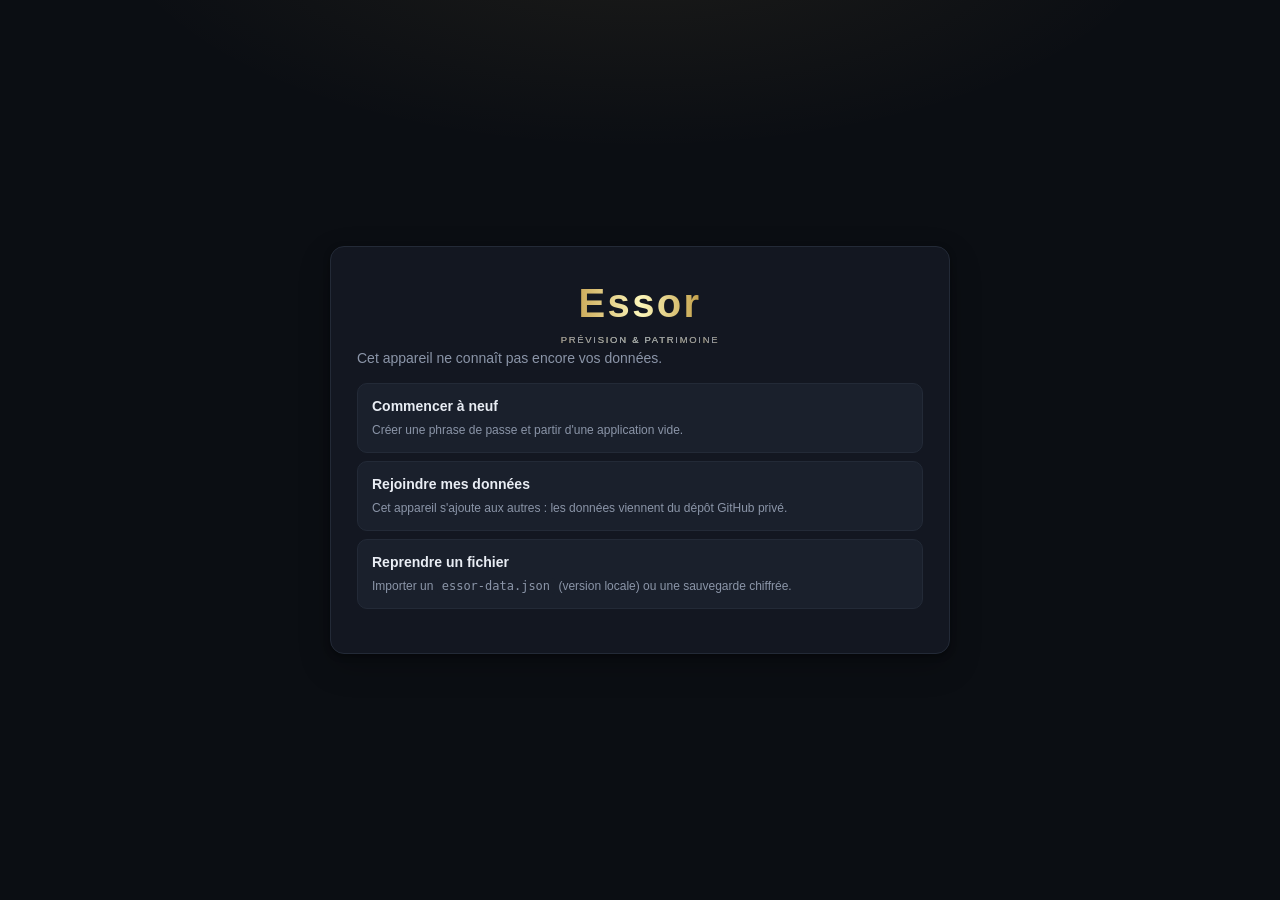
<file: index.html>
<!DOCTYPE html>
<html lang="fr">
<head>
<meta charset="utf-8">
<meta name="viewport" content="width=device-width, initial-scale=1, viewport-fit=cover">
<meta name="color-scheme" content="dark">
<meta name="theme-color" content="#0b0e13">
<meta name="robots" content="noindex, nofollow, noarchive">
<title>Essor — patrimoine &amp; prévision</title>
<link rel="manifest" href="manifest.webmanifest">
<link rel="stylesheet" href="css/app.css">
<link rel="icon" href="icone.svg" type="image/svg+xml">
<link rel="icon" type="image/png" sizes="192x192" href="icone-192.png">
<link rel="apple-touch-icon" sizes="180x180" href="icone-180.png">
<meta name="mobile-web-app-capable" content="yes">
<meta name="apple-mobile-web-app-capable" content="yes">
<meta name="apple-mobile-web-app-status-bar-style" content="black-translucent">
<meta name="apple-mobile-web-app-title" content="Essor">
</head>
<body>

<!-- Coffre : création, déverrouillage, reprise. Rendu par js/app.js. -->
<div id="boot"></div>

<!-- Application -->
<div id="app" style="display:none">
  <nav id="sidebar">
    <div class="brand">Essor<small>PRÉVISION &amp; PATRIMOINE</small></div>
    <div id="nav-items"></div>
    <div class="nav-bottom" id="nav-bottom"></div>
  </nav>
  <main id="content">
    <div id="topbar">
      <div class="title-zone" id="screen-title"></div>
      <div id="period-picker"></div>
      <div id="save-status"><span class="dot"></span>—</div>
    </div>
    <div class="screen" id="content-inner"></div>
  </main>
  <nav id="tabbar"></nav>
</div>

<script src="js/util.js"></script>
<script src="js/zip.js"></script>
<script src="js/xlsx.js"></script>
<script src="js/crypto.js"></script>
<script src="js/github.js"></script>
<script src="js/store.js"></script>
<script src="js/engine.js"></script>
<script src="js/indices.js"></script>
<script src="js/roundup.js"></script>
<script src="js/cours.js"></script>
<script src="js/banque.js"></script>
<script src="js/importers.js"></script>
<script src="js/rules.js"></script>
<script src="js/alloc.js"></script>
<script src="js/fisc.js"></script>
<script src="js/project.js"></script>
<script src="js/charts.js"></script>
<script src="js/worldmap.js"></script>
<script src="js/geomap.js"></script>
<script src="js/biometrie.js"></script>
<script src="js/install.js"></script>
<script src="js/ui.js"></script>
<script src="js/screen-patrimoine.js"></script>
<script src="js/screen-mois.js"></script>
<script src="js/screen-budget.js"></script>
<script src="js/screen-operations.js"></script>
<script src="js/screen-reglages.js"></script>
<script src="js/app.js"></script>
<script>
// Application installable et utilisable hors ligne (le téléphone n'a pas
// toujours de réseau ; les données, elles, sont déjà sur l'appareil).
// Le service worker exige un contexte sûr : HTTPS, ou localhost pour les essais.
if ('serviceWorker' in navigator && Install.servieCorrectement()) {
  window.addEventListener('load', () => navigator.serviceWorker.register('sw.js').catch(() => {}));
}
</script>
</body>
</html>
</file>
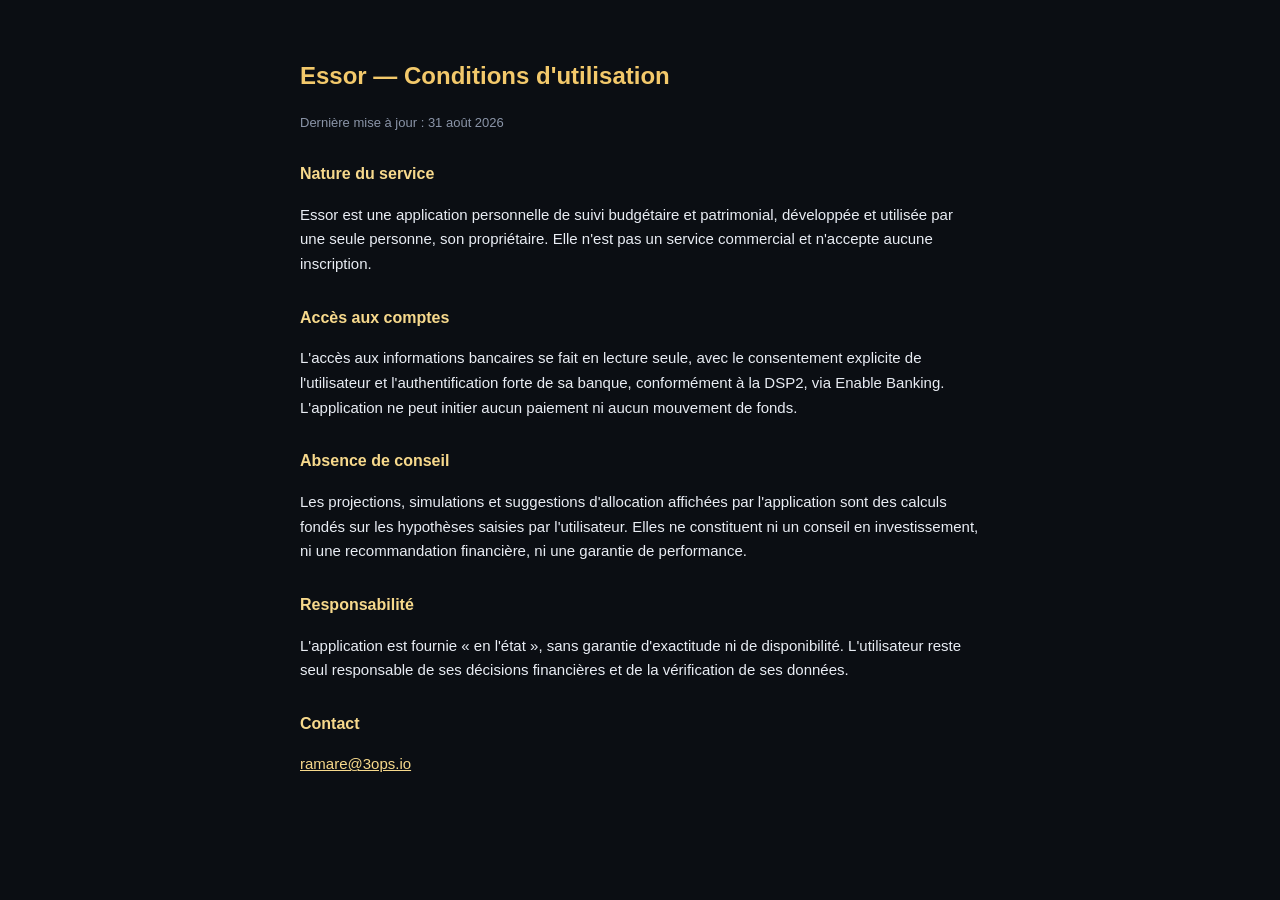
<file: conditions.html>
<!DOCTYPE html>
<html lang="fr">
<head>
<meta charset="utf-8">
<meta name="viewport" content="width=device-width, initial-scale=1">
<meta name="robots" content="noindex">
<title>Essor — Conditions d'utilisation</title>
<style>
  body { background: #0b0e13; color: #e9edf4; font: 15px/1.65 -apple-system, "Segoe UI", Roboto, sans-serif;
         max-width: 680px; margin: 0 auto; padding: 40px 20px 80px; }
  h1 { color: #f3c96b; font-size: 24px; }
  h2 { color: #f7d98c; font-size: 16px; margin-top: 28px; }
  a { color: #f7d98c; }
  .date { color: #8b95a8; font-size: 13px; }
</style>
</head>
<body>
<h1>Essor — Conditions d'utilisation</h1>
<p class="date">Dernière mise à jour : 31 août 2026</p>

<h2>Nature du service</h2>
<p>Essor est une application personnelle de suivi budgétaire et patrimonial,
développée et utilisée par une seule personne, son propriétaire. Elle n'est pas
un service commercial et n'accepte aucune inscription.</p>

<h2>Accès aux comptes</h2>
<p>L'accès aux informations bancaires se fait en lecture seule, avec le
consentement explicite de l'utilisateur et l'authentification forte de sa banque,
conformément à la DSP2, via Enable Banking. L'application ne peut initier aucun
paiement ni aucun mouvement de fonds.</p>

<h2>Absence de conseil</h2>
<p>Les projections, simulations et suggestions d'allocation affichées par
l'application sont des calculs fondés sur les hypothèses saisies par
l'utilisateur. Elles ne constituent ni un conseil en investissement, ni une
recommandation financière, ni une garantie de performance.</p>

<h2>Responsabilité</h2>
<p>L'application est fournie « en l'état », sans garantie d'exactitude ni de
disponibilité. L'utilisateur reste seul responsable de ses décisions financières
et de la vérification de ses données.</p>

<h2>Contact</h2>
<p><a href="mailto:ramare@3ops.io">ramare@3ops.io</a></p>
</body>
</html>
</file>
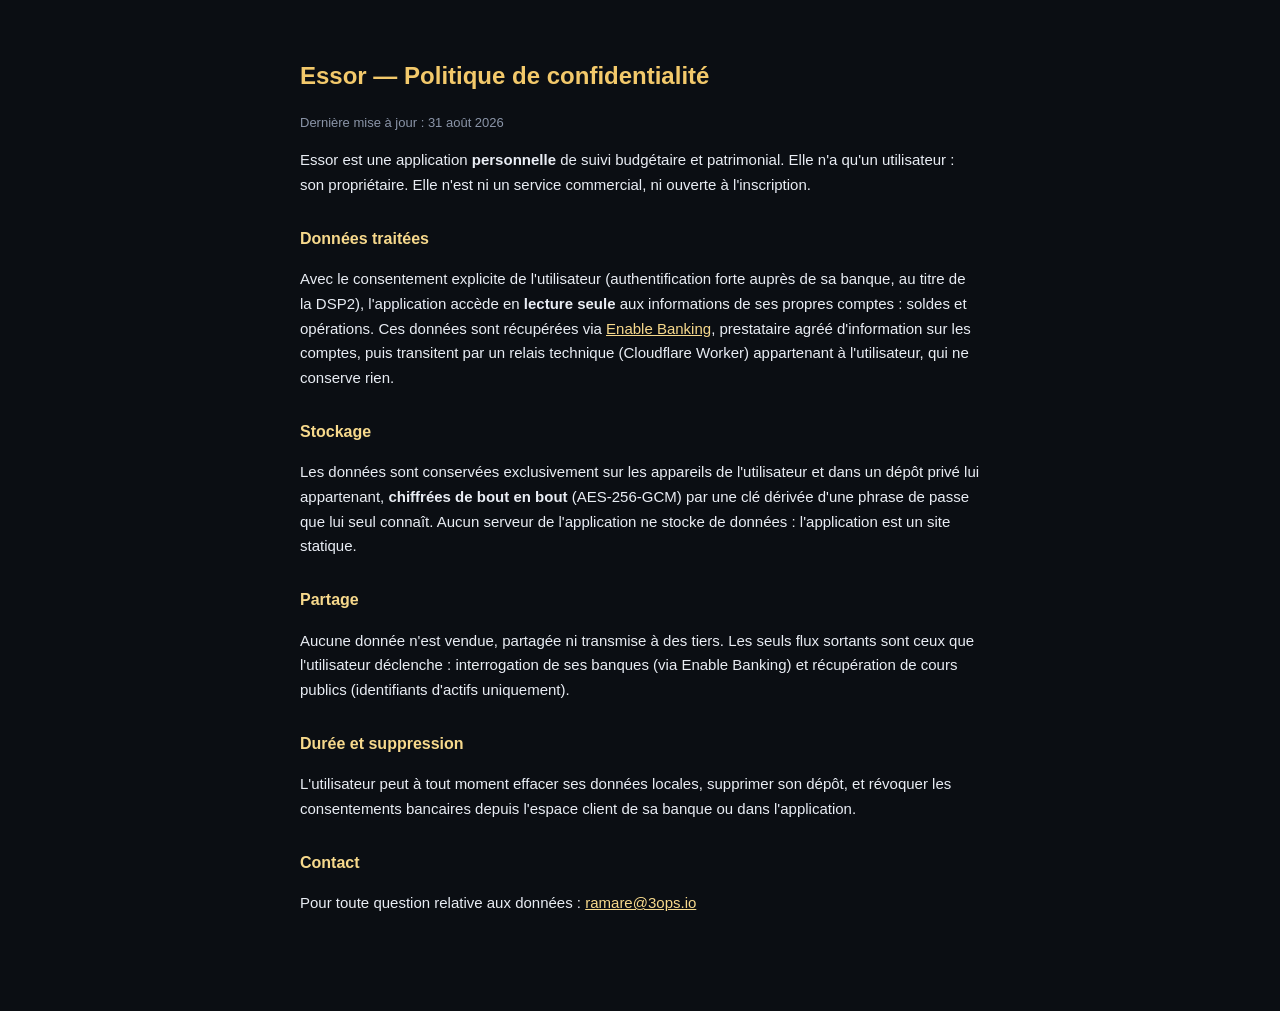
<file: confidentialite.html>
<!DOCTYPE html>
<html lang="fr">
<head>
<meta charset="utf-8">
<meta name="viewport" content="width=device-width, initial-scale=1">
<meta name="robots" content="noindex">
<title>Essor — Politique de confidentialité</title>
<style>
  body { background: #0b0e13; color: #e9edf4; font: 15px/1.65 -apple-system, "Segoe UI", Roboto, sans-serif;
         max-width: 680px; margin: 0 auto; padding: 40px 20px 80px; }
  h1 { color: #f3c96b; font-size: 24px; }
  h2 { color: #f7d98c; font-size: 16px; margin-top: 28px; }
  a { color: #f7d98c; }
  .date { color: #8b95a8; font-size: 13px; }
</style>
</head>
<body>
<h1>Essor — Politique de confidentialité</h1>
<p class="date">Dernière mise à jour : 31 août 2026</p>

<p>Essor est une application <b>personnelle</b> de suivi budgétaire et patrimonial.
Elle n'a qu'un utilisateur : son propriétaire. Elle n'est ni un service commercial,
ni ouverte à l'inscription.</p>

<h2>Données traitées</h2>
<p>Avec le consentement explicite de l'utilisateur (authentification forte auprès de
sa banque, au titre de la DSP2), l'application accède en <b>lecture seule</b> aux
informations de ses propres comptes : soldes et opérations. Ces données sont
récupérées via <a href="https://enablebanking.com">Enable Banking</a>, prestataire
agréé d'information sur les comptes, puis transitent par un relais technique
(Cloudflare Worker) appartenant à l'utilisateur, qui ne conserve rien.</p>

<h2>Stockage</h2>
<p>Les données sont conservées exclusivement sur les appareils de l'utilisateur et
dans un dépôt privé lui appartenant, <b>chiffrées de bout en bout</b> (AES-256-GCM)
par une clé dérivée d'une phrase de passe que lui seul connaît. Aucun serveur de
l'application ne stocke de données : l'application est un site statique.</p>

<h2>Partage</h2>
<p>Aucune donnée n'est vendue, partagée ni transmise à des tiers. Les seuls flux
sortants sont ceux que l'utilisateur déclenche : interrogation de ses banques
(via Enable Banking) et récupération de cours publics (identifiants d'actifs
uniquement).</p>

<h2>Durée et suppression</h2>
<p>L'utilisateur peut à tout moment effacer ses données locales, supprimer son
dépôt, et révoquer les consentements bancaires depuis l'espace client de sa banque
ou dans l'application.</p>

<h2>Contact</h2>
<p>Pour toute question relative aux données : <a href="mailto:ramare@3ops.io">ramare@3ops.io</a></p>
</body>
</html>
</file>
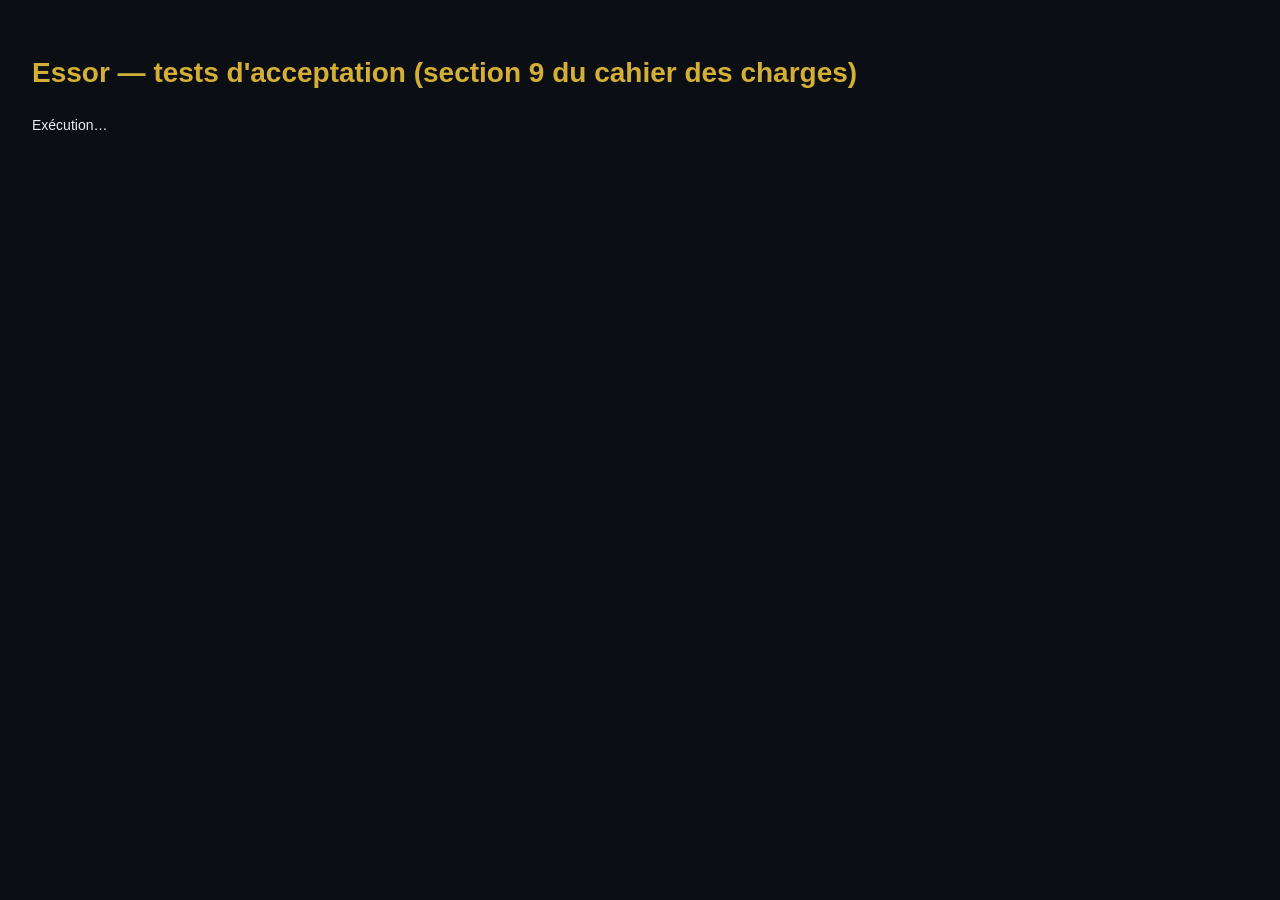
<file: tests.html>
<!DOCTYPE html>
<html lang="fr">
<head>
<meta charset="utf-8">
<title>Essor — tests d'acceptation</title>
<style>
  body { background:#0b0e13; color:#e9edf4; font:14px/1.6 "Segoe UI",sans-serif; padding:24px; }
  .ok { color:#4caf7d; } .ko { color:#e05c5c; font-weight:600; }
  h1 { color:#d4af37; } pre { color:#8a919b; }
</style>
</head>
<body>
<h1>Essor — tests d'acceptation (section 9 du cahier des charges)</h1>
<!-- v13 : dossier de données déplaçable, garde-fou multi-appareils -->

<!-- v2 : + PEA -->
<script>
// Test additionnel : le PEA se comporte en enveloppe d'épargne (EX-43) et en
// compte à positions ; les hypothèses migrent sur des données anciennes (EX-106).
const waitSuite = setInterval(() => {
  if (!/^(OK|ÉCHECS)/.test(document.title)) return; // la suite principale n'est pas finie
  clearInterval(waitSuite);
  const out = document.getElementById('out');
  const S = Store.state = Store.defaultState();
  Store.mode = 'local'; Store.markDirty = () => {};
  const okType = ACCOUNT_TYPES.pea && ACCOUNT_TYPES.pea.positions && ACCOUNT_TYPES.pea.invest;
  const old = { schema: 1, settings: { returns: { courant: 0 }, vols: {} }, accounts: [], transactions: [] };
  const migrated = Store.migrate(old);
  const okMig = migrated.settings.returns.pea === 0.045 && migrated.settings.vols.pea === 0.15;
  Store.state = Store.defaultState();
  Store.state.accounts.push({ id: 'p', name: 'PEA', type: 'pea', order: 0 });
  Store.state.transactions.push({ id: 'v', accountId: 'p', date: '2026-01-10', amount: 50000, label: 'VERSEMENT', hash: 'v' });
  Rules.detectTransfers();
  const okInternal = Store.state.transactions[0].internal === true;
  const all = okType && okMig && okInternal;
  out.insertAdjacentHTML('beforeend',
    `<div class="${all ? 'ok' : 'ko'}">${all ? '✔' : '✘'} PEA — nature à positions, hypothèses migrées, versements neutres (EX-43)` +
    (all ? '' : `<pre>type:${okType} mig:${okMig} internal:${okInternal}</pre>`) + `</div>`);
}, 150);
</script>
<div id="out">Exécution…</div>

<script src="js/util.js"></script>
<script src="js/zip.js"></script>
<script src="js/xlsx.js"></script>
<script src="js/crypto.js"></script>
<script src="js/github.js"></script>
<script src="js/store.js"></script>
<script src="js/biometrie.js"></script>
<script src="js/engine.js"></script>
<script src="js/indices.js"></script>
<script src="js/cours.js"></script>
<script src="js/banque.js"></script>
<script src="js/importers.js"></script>
<script src="js/rules.js"></script>
<script src="js/alloc.js"></script>
<script src="js/fisc.js"></script>
<script src="js/project.js"></script>
<script src="js/charts.js"></script>
<script src="js/worldmap.js"></script>
<script src="js/geomap.js"></script>
<script src="js/screen-reglages.js"></script>
<script src="js/screen-budget.js"></script>
<script src="js/screen-patrimoine.js"></script>
<script src="js/screen-mois.js"></script>
<script src="js/ui.js"></script>
<script src="js/screen-operations.js"></script>
<script>
'use strict';
const results = [];
function check(name, cond, detail) {
  results.push({ name, ok: !!cond, detail: detail || '' });
}

/* ---- Palette des répartitions : ordre fixe, jamais de teinte engendrée ---- */
{
  check('Palette — ordre fixe : la 3ᵉ part garde sa couleur quel que soit le nombre de parts',
    Charts.categoricalPalette(3).join() === Charts.CATEGORICAL.slice(0, 3).join() &&
    Charts.categoricalPalette(6)[2] === Charts.CATEGORICAL[2]);
  const n = Charts.CATEGORICAL.length;
  const trop = Array.from({ length: n + 5 }, (_, i) => ({ label: 'c' + i, value: 100 - i }));
  const plie = Charts.foldExtras(trop);
  const colors = Charts.colorsFor(plie);
  check('Palette — le surplus est regroupé sous « Autres », en gris, sans inventer de teinte',
    plie.length === n && /^Autres/.test(plie[n - 1].label) &&
    plie[n - 1].value === U.sum(trop.slice(n - 1), x => x.value) &&
    colors[n - 1] === Charts.AUTRES &&
    new Set(colors).size === colors.length,
    JSON.stringify(plie.map(p => p.label)) + ' / ' + colors.join(','));
}
function fresh() {
  Store.state = Store.defaultState();
  Store.mode = 'local';
  Store.markDirty = () => {};
  return Store.state;
}

(async () => {
try {

/* ---- EX-77 : aucun montant ne s'affiche avec des centimes fractionnaires ---- */
{
  check('EX-77 — un montant fractionnaire est ramené au centime à l\'affichage',
    U.fmtEUR(59911.400000000016) === '599,11 €' &&
    U.fmtEUR(29.599999999983993) === '0,30 €' &&
    U.fmtEUR(-1234.5) === '-12,35 €' &&
    !/\d\.\d/.test(U.fmtEUR(59911.4000000001)),
    `${U.fmtEUR(59911.400000000016)} / ${U.fmtEUR(29.599999999983993)}`);
  // Un cours d'ETF a des décimales sous le centime ; le montant d'un ordre non.
  const buys = Alloc.fitShares(60000, [
    { symbol: 'A', price: 622.2, weight: 1 },
    { symbol: 'B', price: 17384, weight: 1 },
    { symbol: 'C', price: 3531, weight: 1 },
  ]);
  const coutTotal = U.sum(buys, b => b.cost);
  check('EX-77 — un cours à décimales ne produit jamais un montant d\'ordre fractionnaire',
    buys.every(b => Number.isInteger(b.cost) && Number.isInteger(b.shares)) &&
    buys.every(b => b.cost === U.roundCents(b.shares * b.price)) &&
    coutTotal <= 60000,
    JSON.stringify(buys));
}

/* ---- Critère 1 + EX-77 : capitalisation 10 %/an sur 12 mois, écart nul ---- */
{
  const S = fresh();
  S.accounts.push({ id: 'a', name: 'A', type: 'titres', order: 0 });
  S.certifications.push({ id: 'c', accountId: 'a', date: U.today(), balance: 1000000 }); // 10 000 €
  S.settings.returns.titres = 0.10;
  S.settings.vols.titres = 0;
  S.settings.inflation = 0;
  S.budget.savings = [];
  const p = Projection.run(12);
  const attendu = 1100000; // 10 000 € × 1,10 exactement
  check('C1 — capitalisation 10 %/an sur 12 mois exacte au centime',
    p.central[12] === attendu, `obtenu ${p.central[12]}, attendu ${attendu}`);
}

/* ---- Projection : dispersion honnête, Monte Carlo, frais, objectifs, rente ---- */
{
  // D1 : partir de 100 % liquidités avec une épargne vers le PEA doit faire
  // NAÎTRE de la dispersion — l'ancienne version, figée au jour 0, affichait
  // un risque nul pour toujours.
  const S = fresh();
  S.accounts.push({ id: 'cc', name: 'CC', type: 'courant', order: 0 });
  S.accounts.push({ id: 'pea', name: 'PEA', type: 'pea', order: 1 });
  S.certifications.push({ id: 'c1', accountId: 'cc', date: U.today(), balance: 1000000 });
  S.certifications.push({ id: 'c2', accountId: 'pea', date: U.today(), balance: 0 });
  S.targets.push({ accountId: 'pea', share: 1 });
  S.budget.savings.push({ id: 's', name: 'ep', amount: 50000, accountId: 'pea' });
  const p = Projection.run(60);
  const largeur = (i) => p.band.high[i] - p.band.low[i];
  check('D1 — la dispersion naît des versements vers le volatil, même en partant de liquidités',
    largeur(60) > 0 && largeur(12) < largeur(60), `largeur 12 mois ${largeur(12)}, 60 mois ${largeur(60)}`);
  check('Projection — quantiles ordonnés : P10 ≤ P25 ≤ centrale ≤ P75 ≤ P90',
    p.band.low[60] <= p.low[60] && p.low[60] <= p.central[60] &&
    p.central[60] <= p.high[60] && p.high[60] <= p.band.high[60]);

  // Monte Carlo : reproductible, ordonné, médiane collée à la centrale.
  const mc1 = Projection.monteCarlo(36), mc2 = Projection.monteCarlo(36);
  check('MC — reproductible : deux exécutions, mêmes trajectoires (graine fixe)',
    JSON.stringify(mc1.p50) === JSON.stringify(mc2.p50) &&
    JSON.stringify(mc1.p10) === JSON.stringify(mc2.p10));
  check('MC — percentiles ordonnés à l\'horizon',
    mc1.p10[36] <= mc1.p25[36] && mc1.p25[36] <= mc1.p50[36] &&
    mc1.p50[36] <= mc1.p75[36] && mc1.p75[36] <= mc1.p90[36] && mc1.p10[36] < mc1.p90[36]);
  check('MC — la médiane simulée colle à la trajectoire centrale (rendement = taux médian)',
    Math.abs(mc1.p50[36] - mc1.central[36]) / mc1.central[36] < 0.05,
    `p50 ${mc1.p50[36]} vs centrale ${mc1.central[36]}`);
}
{
  // D2 : 100 % crypto (σ = 60 %) — le prudent doit rester un quantile
  // plausible, plus une capitalisation à −30 %/an pendant dix ans.
  const S = fresh();
  S.accounts.push({ id: 'k', name: 'K', type: 'crypto', order: 0 });
  S.certifications.push({ id: 'c', accountId: 'k', date: U.today(), balance: 1000000 });
  S.budget.savings = [];
  const p = Projection.run(120);
  check('D2 — scénarios crypto : quantiles plausibles, plus de caricature ±30 %/an composés',
    p.low[120] / p.central[120] > 0.15 && p.high[120] / p.central[120] < 10,
    `prudent/centrale = ${(p.low[120] / p.central[120]).toFixed(3)}`);
}
{
  // Frais annuels déduits du rendement (4,5 % − 2 % = 2,5 %).
  const S = fresh();
  S.accounts.push({ id: 'a', name: 'A', type: 'titres', order: 0, feesRate: 0.02 });
  S.certifications.push({ id: 'c', accountId: 'a', date: U.today(), balance: 1000000 });
  S.settings.returns.titres = 0.045;
  S.settings.vols.titres = 0;
  S.settings.inflation = 0;
  S.budget.savings = [];
  const p = Projection.run(12);
  check('Frais — les frais annuels du compte sont déduits du rendement projeté',
    p.central[12] === U.roundCents(1000000 * 1.025),
    `obtenu ${p.central[12]}, attendu ${U.roundCents(1000000 * 1.025)}`);
}
{
  // D3 + D4 : objectifs à double date, rente paramétrable.
  const S = fresh();
  S.accounts.push({ id: 'a', name: 'A', type: 'titres', order: 0 });
  S.certifications.push({ id: 'c', accountId: 'a', date: U.today(), balance: 1000000 });
  S.settings.returns.titres = 0.08;
  S.settings.vols.titres = 0;
  S.settings.inflation = 0.02;
  S.budget.savings = [];
  const p = Projection.run(240);
  const r = Projection.goalReach(p, 1500000);
  check('D3 — objectif : la date en pouvoir d\'achat constant arrive après la date nominale',
    r.nominal !== null && r.reel !== null && r.reel > r.nominal,
    `nominal ${r.nominal}, réel ${r.reel}`);
  S.settings.renteRate = 0.03;
  const rt = Projection.rente(1000000);
  check('D4 — le taux de rente est paramétrable',
    rt.taux === 0.03 && rt.monthly === U.roundCents(1000000 * 0.03 / 12));
}
/* ---- Projections avancées : paliers, charges, ponctuels, crédits ---- */
{
  const S = fresh();
  S.accounts.push({ id: 'cc', name: 'CC', type: 'courant', order: 0 });
  S.certifications.push({ id: 'c1', accountId: 'cc', date: U.today(), balance: 0 });
  S.settings.inflation = 0;
  S.settings.savingsFollowInflation = false;
  S.settings.projSavings = 60000; // 600 €
  S.budget.savings = [];
  const base = Projection.run(12);
  S.settings.projAdvanced.enabled = true;
  const p0 = Projection.run(12);
  check('Avancé — activé sans rien configurer, la projection est inchangée',
    JSON.stringify(p0.central) === JSON.stringify(base.central));

  // Palier daté : 600 €/mois pendant 6 mois, puis 1 500 €.
  S.settings.projAdvanced.savingsSteps.push({ id: 'p1', month: U.addMonths(U.currentMonth(), 7), amount: 150000 });
  const p1 = Projection.run(12);
  check('Avancé — palier d\'épargne daté : 6 mois à 600 € puis 6 mois à 1 500 €',
    p1.central[12] === 6 * 60000 + 6 * 150000, `obtenu ${p1.central[12]}`);
  S.settings.projAdvanced.savingsSteps = [];

  // Charge mensuelle : 600 − 200 = 400 €/mois réellement épargnés.
  S.settings.projAdvanced.charges.push({ id: 'ch', from: U.addMonths(U.currentMonth(), 1), amount: 20000, label: 'loyer' });
  const p2 = Projection.run(12);
  check('Avancé — une charge mensuelle datée réduit l\'épargne : 12 × (600 − 200)',
    p2.central[12] === 12 * 40000, `obtenu ${p2.central[12]}`);

  // Charge supérieure à l'épargne : le manque sort du compte courant, visiblement.
  S.settings.projAdvanced.charges[0].amount = 100000;
  const p3 = Projection.run(12);
  check('Avancé — épargne nette négative : le manque est retiré du compte courant',
    p3.central[12] === -12 * 40000, `obtenu ${p3.central[12]}`);
  S.settings.projAdvanced.charges = [];

  // Ponctuels : une rentrée investie, une dépense retirée.
  S.settings.projSavings = 0;
  S.settings.projAdvanced.events.push({ id: 'e1', month: U.addMonths(U.currentMonth(), 3), amount: 1000000, label: 'héritage' });
  S.settings.projAdvanced.events.push({ id: 'e2', month: U.addMonths(U.currentMonth(), 5), amount: -50000, label: 'travaux' });
  const p4 = Projection.run(12);
  check('Avancé — rentrée et dépense ponctuelles datées',
    p4.central[12] === 1000000 - 50000, `obtenu ${p4.central[12]}`);
}
{
  // Remboursement anticipé : à taux nul, solder le crédit PUIS réinjecter la
  // mensualité libérée doit être neutre sur le patrimoine net — l'invariant
  // qui prouve que rien n'est compté deux fois ni oublié.
  const S = fresh();
  S.accounts.push({ id: 'cc', name: 'CC', type: 'courant', order: 0 });
  S.certifications.push({ id: 'c1', accountId: 'cc', date: U.today(), balance: 2000000 });
  S.settings.inflation = 0;
  S.settings.projSavings = 0;
  S.budget.savings = [];
  S.credits.push({ id: 'k', name: 'Auto', principal: 1200000, annualRate: 0,
    monthlyPayment: 10000, startDate: U.today(), months: 120 });
  const base = Projection.run(12);
  S.settings.projAdvanced.enabled = true;
  S.settings.projAdvanced.payoffs.push({ id: 'r', creditId: 'k', month: U.addMonths(U.currentMonth(), 6), amount: null });
  S.settings.projAdvanced.freedPaymentToSavings = true;
  const p = Projection.run(12);
  check('Avancé — remboursement anticipé : la dette s\'éteint au mois dit',
    p.debts[5] === 1200000 - 5 * 10000 && p.debts[6] === 0 && p.debts[12] === 0,
    `dettes m5 ${p.debts[5]}, m6 ${p.debts[6]}`);
  check('Avancé — à taux nul, solde anticipé + mensualité libérée réinvestie = patrimoine net inchangé',
    p.central[12] === base.central[12], `obtenu ${p.central[12]}, attendu ${base.central[12]}`);
  // Le Monte Carlo rejoue le même scénario : sur un patrimoine sans actif
  // volatil, toutes les trajectoires — retraits compris — collent à la centrale.
  const mc = Projection.monteCarlo(12, { paths: 20 });
  check('Avancé — le Monte Carlo rejoue le scénario (retraits compris)',
    mc.p50[12] === mc.central[12] && mc.p10[12] === mc.central[12]);
  // Sans remboursement anticipé, l'échéancier avancé colle à Engine.creditRemaining.
  S.settings.projAdvanced.payoffs = [];
  S.settings.projAdvanced.freedPaymentToSavings = false;
  S.credits[0].annualRate = 0.03;
  const p2 = Projection.run(24);
  const attendu = Engine.creditRemaining(S.credits[0], U.monthEnd(U.addMonths(U.currentMonth(), 24)));
  check('Avancé — sans remboursement anticipé, l\'échéancier reproduit Engine.creditRemaining au centime',
    p2.debts[24] === attendu, `obtenu ${p2.debts[24]}, attendu ${attendu}`);
}
/* ---- Planisphère : des régions vers des pays, sans rien inventer ---- */
{
  const M = (o) => new Map(Object.entries(o));
  const r1 = GeoMap.parPays(M({ 'États-Unis': 100000, 'Japon': 50000 }));
  check('Carte — un pays nommé va directement sur la carte',
    r1.parPays.get('United States of America') === 100000 &&
    r1.parPays.get('Japan') === 50000 && r1.horsCarte.length === 0 && r1.place === 150000);

  const r2 = GeoMap.parPays(M({ 'Zone euro': 100000 }));
  const somme2 = U.sum([...r2.parPays.values()]);
  check('Carte — une région se répartit entre ses pays, au centime près',
    somme2 === 100000 && r2.parPays.size > 3 &&
    r2.parPays.get('France') > r2.parPays.get('Austria'),
    `${somme2} réparti sur ${r2.parPays.size} pays`);

  const r3 = GeoMap.parPays(M({ 'Reste du monde': 40000, 'France': 60000 }));
  check('Carte — ce qui ne désigne aucun territoire n\'est jamais placé au hasard',
    r3.horsCarte.length === 1 && r3.horsCarte[0].value === 40000 &&
    r3.place === 60000 && !r3.parPays.has('Greenland'),
    JSON.stringify(r3.horsCarte));

  const r4 = GeoMap.parPays(M({ 'Vulcain': 30000, 'Chine': 70000 }));
  check('Carte — une région inconnue est signalée hors carte, pas diluée en silence',
    r4.horsCarte.some(h => h.label === 'Vulcain') &&
    U.sum([...r4.parPays.values()]) + U.sum(r4.horsCarte, h => h.value) === r4.total);

  check('Carte — la géométrie est embarquée, aucune ressource n\'est chargée à l\'exécution',
    Object.keys(WorldMap.PATHS).length > 150 && WorldMap.PATHS['France'] &&
    WorldMap.W > 0 && WorldMap.H > 0 && !WorldMap.PATHS['Antarctica']);

  // La barre qui traversait la carte venait des pays à cheval sur
  // l'antiméridien, tracés d'un bord à l'autre au lieu d'être coupés.
  const traversants = [];
  for (const [nom, d] of Object.entries(WorldMap.PATHS)) {
    for (const ring of d.split('Z')) {
      if (!ring) continue;
      const xs = ring.replace(/^M/, '').split(/[ML]/).filter(Boolean).map(s => +s.split(',')[0]);
      if (Math.max(...xs) - Math.min(...xs) > WorldMap.W * 0.7) traversants.push(nom);
    }
  }
  check('Carte — aucun tracé ne traverse la carte : l\'antiméridien est coupé',
    traversants.length === 0, traversants.join(', '));

  // Projection volontairement faussée : l'hémisphère Nord doit occuper plus
  // de place que sa part réelle, sans quoi l'Europe reste illisible.
  const y = (pays) => GeoMap.centre(WorldMap.PATHS[pays]).y;
  check('Carte — l\'hémisphère Nord est dilaté : l\'Europe occupe plus de place que les tropiques',
    (y('Nigeria') - y('Germany')) > (y('Angola') - y('Nigeria')),
    `Allemagne→Nigeria ${Math.round(y('Nigeria') - y('Germany'))} px, Nigeria→Angola ${Math.round(y('Angola') - y('Nigeria'))} px`);

  // Deux natures d'argent non investi, nommées sans ambiguïté : un solde de
  // compte courant n'est pas de l'argent en attente de placement.
  {
    const S = Store.state;
    const avant = { comptes: S.accounts.slice(), certs: S.certifications.slice(), snaps: S.positionSnapshots.slice() };
    S.accounts = [{ id: 'cc', name: 'CC', type: 'courant', order: 0 },
                  { id: 'p', name: 'PEA', type: 'pea', order: 1 }];
    S.certifications = [{ id: 'a', accountId: 'cc', date: U.today(), balance: 300000 },
                        { id: 'b', accountId: 'p', date: U.today(), balance: 50000 }];
    S.positionSnapshots = [{ id: 's', accountId: 'p', symbol: 'ZZ', date: U.today(), qty: 10, source: 'm' }];
    Engine.setPrice('ZZ', U.today(), 10000);
    Engine.invalidate();
    const cls = Engine.allocationByClass(U.today());
    check('EX-6 — comptes courants et espèces de compte-titres sont deux classes distinctes et nommées',
      cls.get('Comptes courants') === 300000 &&
      cls.get('Espèces sur comptes-titres') === 50000 &&
      cls.get('Actions') === 100000 && !cls.has('Liquidités'),
      [...cls.entries()].map(([k, v]) => `${k}=${v}`).join(' · '));

    // Un livret est un placement : il ne se confond ni avec la trésorerie du
    // compte courant, ni avec l'argent qui dort sur un compte-titres.
    S.accounts.push({ id: 'l', name: 'Livret A', type: 'livret', order: 2 });
    S.certifications.push({ id: 'cl', accountId: 'l', date: U.today(), balance: 1500000 });
    Engine.invalidate();
    const cls2 = Engine.allocationByClass(U.today());
    check('Livret — classé comme placement, jamais confondu avec un compte courant',
      cls2.get('Livrets d\'épargne') === 1500000 &&
      cls2.get('Comptes courants') === 300000 &&
      cls2.get('Livrets d\'épargne') !== cls2.get('Comptes courants'),
      [...cls2.entries()].map(([k, v]) => `${k}=${v}`).join(' · '));

    // Sur une assurance-vie, la part non placée en unités de compte est le
    // fonds euros : un placement, pas de la trésorerie en attente.
    S.accounts = [{ id: 'av', name: 'AV', type: 'av', order: 0 }];
    S.certifications = [{ id: 'x', accountId: 'av', date: U.today(), balance: 800000 }];
    S.positionSnapshots = [];
    Engine.invalidate();
    const cls3 = Engine.allocationByClass(U.today());
    check('Assurance-vie — la part non investie en supports est du fonds euros, pas des espèces oisives',
      cls3.get('Fonds euros') === 800000 && !cls3.has('Espèces sur comptes-titres'),
      [...cls3.entries()].map(([k, v]) => `${k}=${v}`).join(' · '));

    S.accounts = avant.comptes; S.certifications = avant.certs; S.positionSnapshots = avant.snaps;
    Engine.invalidate();
  }

  // Le cadrage du zoom se règle sur les pays qui portent le poids : une
  // ligne résiduelle en Finlande ne doit pas étirer le cadre européen.
  {
    const gros = GeoMap.cadre(WorldMap.PATHS['France']);
    const loin = GeoMap.cadre(WorldMap.PATHS['Finland']);
    check('Carte — le cadre d\'un pays ignore ses confettis lointains',
      gros && loin && gros.x1 > gros.x0 && gros.y1 > gros.y0);
    // Deux pays voisins donnent un cadre plus serré qu'en y ajoutant un pays
    // éloigné : c'est ce que le filtre à 90 % du poids évite.
    const union = (a, b) => ({ x0: Math.min(a.x0, b.x0), x1: Math.max(a.x1, b.x1),
                               y0: Math.min(a.y0, b.y0), y1: Math.max(a.y1, b.y1) });
    const allemagne = GeoMap.cadre(WorldMap.PATHS['Germany']);
    const serre = union(gros, allemagne);
    const large = union(serre, loin);
    check('Carte — écarter les traces resserre le cadrage, donc rapproche la vue',
      (serre.y1 - serre.y0) < (large.y1 - large.y0),
      `hauteur ${Math.round(serre.y1 - serre.y0)} px contre ${Math.round(large.y1 - large.y0)} px`);
  }

  /* ---- Coffre : chiffrement des données au repos ---- */
  {
    const phrase = 'phrase de test suffisamment longue';
    const { cle, sel } = await Coffre.deriver(phrase, null);
    const env = await Coffre.sceller(cle, sel, { marqueur: 'secret', n: 42 });
    check('Coffre — le fichier scellé ne laisse rien lire en clair',
      !env.includes('secret') && Coffre.estEnveloppe(env) && JSON.parse(env).kdf.sel === sel,
      env.slice(0, 90) + '…');
    const relu = await Coffre.ouvrir(phrase, env);
    check('Coffre — la même phrase rouvre exactement les mêmes données',
      relu.donnees.marqueur === 'secret' && relu.donnees.n === 42 && relu.sel === sel);
    let refuse = false;
    try { await Coffre.ouvrir(phrase + 'x', env); } catch (e) { refuse = e.message === 'PHRASE_INVALIDE'; }
    check('Coffre — une phrase fausse est refusée, jamais approximée (AES-GCM authentifie)', refuse);
    // Le sel voyage dans l'enveloppe : c'est ce qui permet à un second
    // appareil de retrouver la clé à partir de la seule phrase.
    const surAutreAppareil = await Coffre.ouvrir(phrase, env);
    check('Coffre — un autre appareil retrouve la clé sans rien connaître d\'autre que la phrase',
      surAutreAppareil.donnees.marqueur === 'secret');
    const env2 = await Coffre.sceller(cle, sel, { marqueur: 'secret', n: 42 });
    check('Coffre — deux scellés du même contenu diffèrent (vecteur d\'initialisation tiré à neuf)',
      JSON.parse(env).iv !== JSON.parse(env2).iv);
  }

  /* ---- Synchronisation : ne parler au dépôt que lorsqu'il y a lieu ---- */
  {
    // Faux dépôt et faux stockage local : la logique est éprouvée sans
    // toucher ni au réseau ni aux données réelles du navigateur.
    const local = new Map();
    const memoire = {
      get: Store._get, put: Store._put, del: Store._del, cle: Store._cle, sel: Store._sel,
      state: Store.state, sha: Store._shaDistant, cfg: Depot.cfg, app: Store._appareil,
      lire: Depot.lire, ecrire: Depot.ecrire, shaCourant: Depot.shaCourant, sauv: Depot.deposerSauvegarde,
    };
    Store._get = async (k) => local.get(k);
    Store._put = async (k, v) => { local.set(k, v); };
    Store._del = async (k) => { local.delete(k); };
    Store._appareil = { id: 'appareil-a', nom: 'Windows' };

    const distant = { texte: null, sha: null, backups: [] };
    let compteur = 0, envois = 0;
    Depot.cfg = { owner: 'moi', repo: 'essor-data', branch: 'main', chemin: 'd.enc', jeton: 'x' };
    Depot.lire = async () => (distant.texte ? { texte: distant.texte, sha: distant.sha } : null);
    Depot.shaCourant = async () => distant.sha;
    Depot.deposerSauvegarde = async (nom) => { distant.backups.push(nom); return { sha: 'b' }; };
    Depot.ecrire = async (texte, sha) => {
      if (sha !== distant.sha) { const e = new Error('CONFLIT'); e.code = 'CONFLIT'; throw e; }
      distant.texte = texte; distant.sha = 'sha' + (++compteur); envois++;
      return { sha: distant.sha };
    };
    // Ce qu'un autre appareil déposerait.
    const deposer = async (doc, sha) => {
      distant.texte = await Coffre.sceller(Store._cle, Store._sel, doc);
      distant.sha = sha;
    };

    const phrase = 'phrase de test suffisamment longue';
    const derive = await Coffre.deriver(phrase, null);
    Store._cle = derive.cle; Store._sel = derive.sel;
    Store._shaDistant = null; Store._sigBase = null; Store._sigEnvoyee = null;
    Store.conflit = false; Store._enAttente = false; Store.onConflict = null;

    const etat = (extra) => Object.assign(Store.migrate({ schema: 1 }), extra);

    Store.state = etat({ goals: [{ id: 'g1', name: 'objectif', target: 100 }] });
    await Store._doSave();
    check('Dépôt — le premier enregistrement dépose l\'enveloppe et retient son point d\'accord',
      distant.texte && Store._shaDistant === distant.sha && Store.saveStatus === 'saved' &&
      Store._sigEnvoyee === Store.signature() && local.get('sigEnvoyee') === Store._sigEnvoyee);
    check('Dépôt — rien n\'est déposé en clair', !distant.texte.includes('objectif'));
    check('Dépôt — l\'envoi porte l\'heure exacte et l\'appareil qui l\'a fait',
      !!Store.state.maj && Store.state.majPar.nom === 'Windows',
      `${Store.state.maj} par ${JSON.stringify(Store.state.majPar)}`);

    // LA cause du va-et-vient : changer d'écran ou de mois n'est pas une
    // modification des données, et ne doit rien envoyer du tout.
    const avant = envois;
    Store.state.ui.lastScreen = 'budget';
    Store.state.ui.period = { kind: 'month', month: '2026-03' };
    Store.state.snapshots = { '2026-03': { total: 1234 } };
    Store.state.snapshotsDirty = true;
    await Store._doSave();
    check('Sync — changer d\'écran, de mois ou d\'instantanés ne touche jamais au dépôt',
      envois === avant && Store.saveStatus === 'saved' && distant.sha === Store._shaDistant,
      `envois=${envois - avant}`);
    check('Sync — ces réglages d\'affichage restent malgré tout enregistrés sur l\'appareil',
      (await Coffre.ouvrirAvecCle(Store._cle, local.get('coffre'))).ui.lastScreen === 'budget');

    // Deux enregistrements de suite sans rien changer : une seule révision.
    const avant2 = envois;
    await Store._doSave(); await Store._doSave();
    check('Sync — un contenu inchangé n\'engendre aucune révision inutile', envois === avant2);

    // L'autre appareil a travaillé, nous non : c'est une mise à jour, pas une
    // divergence. Personne ne doit être interrogé.
    let questions = 0, avances = 0;
    Store.onConflict = () => questions++;
    Store.onFastForward = () => avances++;
    await deposer(etat({ goals: [{ id: 'g1', name: 'objectif', target: 100 },
      { id: 'g2', name: 'venu du téléphone', target: 500 }],
      maj: '2026-08-31T10:00:00.000Z', majPar: { id: 'appareil-b', nom: 'iPhone' } }), 'venu-du-tel');
    const r = await Store.rafraichir();
    check('Sync — quand seul l\'autre appareil a modifié, sa version est reprise sans rien demander',
      r === 'repris' && questions === 0 && Store.state.goals.length === 2 &&
      Store._shaDistant === 'venu-du-tel' && Store.saveStatus === 'saved',
      `retour=${r}, questions=${questions}`);

    // Le dépôt avance pendant qu'on ne fait que naviguer : l'enregistrement
    // local ne doit rien déclencher, et l'interrogation périodique — un seul
    // appel, qui ne rapporte que le numéro de version — suffit à le voir.
    await deposer(etat({ goals: [{ id: 'g1', name: 'objectif', target: 100 },
      { id: 'g2', name: 'venu du téléphone', target: 500 },
      { id: 'g3', name: 'encore le téléphone', target: 700 }],
      maj: '2026-08-31T11:00:00.000Z', majPar: { id: 'appareil-b', nom: 'iPhone' } }), 'encore-le-tel');
    const avant3 = envois;
    Store.state.ui.lastScreen = 'mois';       // modification purement locale
    await Store._doSave();
    check('Sync — naviguer pendant que le dépôt avance ne provoque ni envoi ni question',
      envois === avant3 && questions === 0 && Store.conflit === false,
      `envois=${envois - avant3}, questions=${questions}`);
    check('Sync — l\'interrogation périodique voit que le dépôt a bougé sans rien télécharger',
      await Store.aDuNeuf());
    const r2 = await Store.rafraichir();
    check('Sync — et sa version est alors reprise, toujours sans rien demander',
      r2 === 'repris' && questions === 0 && Store.state.goals.length === 3 &&
      Store._shaDistant === 'encore-le-tel',
      `retour=${r2}, questions=${questions}`);

    // Conflit fantôme : le dépôt ne porte que notre propre envoi, mais son
    // numéro de version s'est perdu.
    Store.state.goals.push({ id: 'g4', name: 'ajouté ici', target: 900 });
    await Store._doSave();
    const shaVrai = distant.sha;
    Store._shaDistant = 'repere-perdu';
    Store.state.goals.push({ id: 'g5', name: 'suite du travail', target: 1000 });
    await Store._doSave();
    check('Sync — un conflit fantôme (le dépôt ne porte que notre propre envoi) se résout seul',
      questions === 0 && Store.conflit === false && Store.saveStatus === 'saved' &&
      (await Coffre.ouvrirAvecCle(Store._cle, distant.texte)).goals.length === 5,
      `questions=${questions}, shaVrai=${shaVrai}`);

    // Les deux côtés ont travaillé depuis leur dernier point commun. Ce n'est
    // presque jamais une contradiction : ici, l'un a importé une opération et
    // ajouté un objectif, l'autre a fait de même. Rien à arbitrer — on réunit.
    let fusions = [];
    Store.onFusionAuto = (i) => fusions.push(i);
    Store._baseTexte = JSON.stringify(Store.documentSync());   // point d'accord
    await deposer(etat({ goals: [{ id: 'g1', name: 'objectif', target: 100 }, { id: 'g9', name: 'fait sur le téléphone', target: 42 }],
      accounts: [{ id: 'cc', name: 'Compte courant', type: 'courant', order: 0 }],
      transactions: [{ id: 't-tel', accountId: 'cc', date: '2026-08-10', amount: -500, label: 'BOULANGERIE', hash: 'h1' }],
      maj: '2026-08-31T12:00:00.000Z', majPar: { id: 'appareil-b', nom: 'iPhone' } }), 'divergent');
    Store.state.goals = [{ id: 'g1', name: 'objectif', target: 100 }, { id: 'g6', name: 'fait ici', target: 77 }];
    Store.state.accounts = [{ id: 'cc', name: 'Compte courant', type: 'courant', order: 0 }];
    Store.state.transactions = [
      { id: 't-pc', accountId: 'cc', date: '2026-08-11', amount: -300, label: 'CAFE', hash: 'h2' },
      { id: 't-commun', accountId: 'cc', date: '2026-08-10', amount: -500, label: 'BOULANGERIE', hash: 'h1' },
    ];
    Store.state.maj = '2026-08-31T13:00:00.000Z';
    await Store._doSave();

    check('Sync — deux appareils qui ont travaillé chacun de leur côté ne posent plus de question',
      questions === 0 && Store.conflit === false && Store.saveStatus === 'saved' && fusions.length === 1,
      `questions=${questions}, fusions=${fusions.length}, statut=${Store.saveStatus}`);
    const idsF = Store.state.goals.map(g => g.id).sort();
    check("Fusion — tout ce qui existait d'un côté ou de l'autre est conservé",
      idsF.join(',') === 'g1,g6,g9', idsF.join(','));
    const libelles = Store.state.transactions.map(t => t.label).sort();
    check("Fusion — une opération présente des deux côtés n'est pas dupliquée (EX-27)",
      libelles.join('|') === 'BOULANGERIE|CAFE', libelles.join('|'));
    check("Fusion — aucune fiche n'était réellement contestée, et le résultat est envoyé",
      fusions[0].contestes.length === 0 &&
      (await Coffre.ouvrirAvecCle(Store._cle, distant.texte)).goals.length === 3,
      JSON.stringify(fusions[0].contestes));
    check("P1 — l'appareil a enregistré tout du long",
      (await Coffre.ouvrirAvecCle(Store._cle, local.get('coffre'))).goals.some(g => g.id === 'g6'));

    // La MÊME fiche modifiée des deux côtés, l'autre document sans
    // estampilles (ancienne version) : seule la nôtre existe, elle gagne.
    fusions = [];
    Store._baseTexte = JSON.stringify(Store.documentSync());
    const docConteste = JSON.parse(JSON.stringify(Store.documentSync()));
    docConteste.goals = docConteste.goals.map(g => g.id === 'g1' ? { ...g, name: 'renommé ailleurs' } : g);
    docConteste.maj = '2026-08-31T14:00:00.000Z';
    docConteste.majPar = { id: 'appareil-b', nom: 'iPhone' };
    await deposer(docConteste, 'conteste');
    Store.state.goals = Store.state.goals.map(g => g.id === 'g1' ? { ...g, name: 'renommé ici' } : g);
    await Store._doSave();
    check('Fusion — fiche disputée face à un document sans estampilles : la nôtre, seule datée, est gardée',
      Store.state.goals.find(g => g.id === 'g1').name === 'renommé ici' && questions === 0,
      Store.state.goals.find(g => g.id === 'g1').name);
    check('Fusion — la fiche disputée est signalée, pour pouvoir revenir en arrière',
      fusions.length === 1 && fusions[0].contestes.join() === 'goals:g1' && !!fusions[0].annuler,
      JSON.stringify(fusions[0] && fusions[0].contestes));

    // Une suppression d'un côté tient, tant que l'autre n'a pas touché la fiche.
    fusions = [];
    Store._baseTexte = JSON.stringify(Store.documentSync());
    const docSuppr = JSON.parse(JSON.stringify(Store.documentSync()));
    docSuppr.goals = docSuppr.goals.filter(g => g.id !== 'g9');
    docSuppr.maj = '2026-08-31T15:00:00.000Z';
    await deposer(docSuppr, 'suppression');
    Store.state.goals.push({ id: 'g10', name: 'ajouté pendant ce temps', target: 5 });
    await Store._doSave();
    const idsS = Store.state.goals.map(g => g.id).sort();
    check("Fusion — une suppression faite ailleurs tient, et l'ajout fait ici est conservé",
      !idsS.includes('g9') && idsS.includes('g10') && questions === 0, idsS.join(','));

    // Revenir en arrière rend exactement l'état d'avant fusion.
    const enveloppeAvantFusion = fusions[0].annuler;
    await Store.annulerFusion(enveloppeAvantFusion);
    check("Fusion — « revenir à ma version seule » rend l'état d'avant la fusion",
      Store.state.goals.some(g => g.id === 'g9') && Store.state.goals.some(g => g.id === 'g10'),
      Store.state.goals.map(g => g.id).join(','));

    // LE retour en arrière qui motivait la refonte : une session restée
    // ouverte avec des données d'hier écrit APRÈS l'autre appareil, alors que
    // sa propre modification de la fiche est plus ANCIENNE. C'est
    // l'estampille de la fiche qui départage — jamais l'ordre des envois.
    fusions = [];
    Store._baseTexte = JSON.stringify(Store.documentSync());
    Store._reposerEmpreintes();
    const docRecent = JSON.parse(JSON.stringify(Store.documentSync()));
    docRecent.goals = docRecent.goals.map(g => g.id === 'g1' ? { ...g, name: 'corrigé sur le téléphone' } : g);
    docRecent.maj = new Date(Date.now() + 60000).toISOString();
    docRecent.majPar = { id: 'appareil-b', nom: 'iPhone' };
    docRecent.touch = { 'goals:g1': new Date(Date.now() + 60000).toISOString() };  // sa modification est la plus récente
    await deposer(docRecent, 'tel-plus-recent');
    Store.state.goals = Store.state.goals.map(g => g.id === 'g1' ? { ...g, name: 'saisie locale plus ancienne' } : g);
    await Store._doSave();   // notre envoi arrive après, mais notre estampille est plus vieille
    check('Fusion — la fiche modifiée en DERNIER gagne, même quand l\'autre session pousse après coup',
      Store.state.goals.find(g => g.id === 'g1').name === 'corrigé sur le téléphone' && questions === 0,
      Store.state.goals.find(g => g.id === 'g1').name);

    // Le miroir : notre modification toute fraîche survit à une retouche
    // ancienne, même si le document adverse est envoyé après le nôtre.
    Store._baseTexte = JSON.stringify(Store.documentSync());
    Store._reposerEmpreintes();
    const docVieux = JSON.parse(JSON.stringify(Store.documentSync()));
    docVieux.goals = docVieux.goals.map(g => g.id === 'g1' ? { ...g, name: 'retouche ancienne du téléphone' } : g);
    docVieux.maj = new Date(Date.now() + 60000).toISOString();   // il pousse après…
    docVieux.majPar = { id: 'appareil-b', nom: 'iPhone' };
    docVieux.touch = { 'goals:g1': new Date(Date.now() - 3600000).toISOString() };  // …mais sa retouche date d'une heure
    await deposer(docVieux, 'tel-retouche-ancienne');
    Store.state.goals = Store.state.goals.map(g => g.id === 'g1' ? { ...g, name: 'ma correction toute fraîche' } : g);
    await Store._doSave();
    check('Fusion — une modification fraîche n\'est jamais annulée par une retouche plus ancienne',
      Store.state.goals.find(g => g.id === 'g1').name === 'ma correction toute fraîche' && questions === 0,
      Store.state.goals.find(g => g.id === 'g1').name);

    // Les réglages ne s'écrasent plus en bloc : l'inflation changée là-bas et
    // l'horizon changé ici survivent tous les deux.
    Store._baseTexte = JSON.stringify(Store.documentSync());
    Store._reposerEmpreintes();
    const docReg = JSON.parse(JSON.stringify(Store.documentSync()));
    docReg.settings = { ...docReg.settings, inflation: 0.033 };
    docReg.maj = new Date().toISOString();
    docReg.majPar = { id: 'appareil-b', nom: 'iPhone' };
    docReg.touch = { 'settings:inflation': new Date().toISOString() };
    await deposer(docReg, 'reglage-tel');
    Store.state.settings.horizonMonths = 240;
    await Store._doSave();
    check('Fusion — deux réglages différents modifiés chacun de son côté survivent tous les deux',
      Store.state.settings.inflation === 0.033 && Store.state.settings.horizonMonths === 240 && questions === 0,
      `inflation=${Store.state.settings.inflation}, horizon=${Store.state.settings.horizonMonths}`);

    // Une suppression plus récente qu'une retouche tient : la fiche ne
    // ressuscite plus (l'estampille date aussi les suppressions).
    Store._baseTexte = JSON.stringify(Store.documentSync());
    Store._reposerEmpreintes();
    const docModif = JSON.parse(JSON.stringify(Store.documentSync()));
    docModif.goals = docModif.goals.map(g => g.id === 'g6' ? { ...g, name: 'retouché là-bas il y a longtemps' } : g);
    docModif.maj = new Date(Date.now() + 60000).toISOString();
    docModif.majPar = { id: 'appareil-b', nom: 'iPhone' };
    docModif.touch = { 'goals:g6': new Date(Date.now() - 3600000).toISOString() };
    await deposer(docModif, 'modif-vs-suppression');
    Store.state.goals = Store.state.goals.filter(g => g.id !== 'g6');   // supprimée ici, à l'instant
    await Store._doSave();
    check('Fusion — une suppression plus récente qu\'une retouche ne ressuscite plus la fiche',
      !Store.state.goals.some(g => g.id === 'g6') && questions === 0,
      Store.state.goals.map(g => g.id).join(','));
    Store.onFusionAuto = null;

    // Hors ligne : l'enregistrement local aboutit, seule la synchronisation attend.
    Depot.ecrire = async () => { const e = new Error('HORS_LIGNE'); e.code = 'HORS_LIGNE'; throw e; };
    Store.state.goals.push({ id: 'g7', name: 'dans le train', target: 1 });
    await Store._doSave();
    check('Hors ligne — les données sont enregistrées sur l\'appareil, l\'envoi est simplement en attente',
      Store.saveStatus === 'local' && Store._enAttente === true &&
      (await Coffre.ouvrirAvecCle(Store._cle, local.get('coffre'))).goals.some(g => g.id === 'g7'));

    Store._get = memoire.get; Store._put = memoire.put; Store._del = memoire.del;
    Store._cle = memoire.cle; Store._sel = memoire.sel; Store.state = memoire.state;
    Store._shaDistant = memoire.sha; Store._appareil = memoire.app;
    Store.onConflict = null; Store.onFastForward = null;
    Store.conflit = false; Store.conflitInfo = null; Store._enAttente = false;
    Store._sigBase = null; Store._sigEnvoyee = null;
    Depot.cfg = memoire.cfg; Depot.lire = memoire.lire; Depot.ecrire = memoire.ecrire;
    Depot.shaCourant = memoire.shaCourant; Depot.deposerSauvegarde = memoire.sauv;
    check('Sync — le test rend la persistance intacte',
      typeof Store._put === 'function' && Depot.cfg === memoire.cfg);
  }

  /* ---- Rester déverrouillé : la session survit à la fermeture ---- */
  {
    const local = new Map();
    const memoire = { get: Store._get, put: Store._put, del: Store._del,
      cle: Store._cle, sel: Store._sel, state: Store.state, onLock: Store.onLock };
    Store._get = async (k) => local.get(k);
    Store._put = async (k, v) => { local.set(k, v); };
    Store._del = async (k) => { local.delete(k); };
    Store.onLock = null;

    const d = await Coffre.deriver('phrase de test suffisamment longue', null);
    Store._cle = d.cle; Store._sel = d.sel;
    Store.state = Store.migrate({ schema: 1, goals: [{ id: 'g', name: 'objectif', target: 1 }] });
    await Store._ecrireLocal();
    await Store.resterDeverrouille(true);
    check('Session — le choix « rester déverrouillé » range la clé, jamais la phrase',
      !!local.get('cleSession') && local.get('cleSession').cle instanceof CryptoKey &&
      !JSON.stringify([...local.keys()]).includes('phrase'));

    // Ce que fait une fermeture : tout ce qui vit en mémoire disparaît.
    Store._cle = null; Store.state = null;
    check("Session — à la réouverture, le coffre s'ouvre sans phrase ni empreinte",
      await (async () => (await Store.deverrouillerAuto()) &&
        Store.state.goals[0].name === 'objectif')());

    // Verrouiller est un geste : il révoque le choix.
    Store.verrouiller();
    await new Promise(r => setTimeout(r, 50));
    check('Session — verrouiller à la main retire la clé de session',
      !local.get('cleSession') && (await Store.deverrouillerAuto()) === false);

    // Une phrase changée ailleurs rend la clé caduque, proprement.
    Store._cle = d.cle; Store._sel = d.sel;
    Store.state = Store.migrate({ schema: 1 });
    await Store.resterDeverrouille(true);
    const autre = await Coffre.deriver('une nouvelle phrase de passe', null);
    local.set('coffre', await Coffre.sceller(autre.cle, autre.sel, { schema: 1 }));
    Store._cle = null; Store.state = null;
    check('Session — une phrase changée ailleurs invalide la clé sans rien casser',
      (await Store.deverrouillerAuto()) === false && !local.get('cleSession'));

    Store._get = memoire.get; Store._put = memoire.put; Store._del = memoire.del;
    Store._cle = memoire.cle; Store._sel = memoire.sel; Store.state = memoire.state;
    Store.onLock = memoire.onLock;
  }

  /* ---- Geste retour : fermer, jamais quitter ---- */
  {
    // Une modale ouverte se ferme en premier.
    const m = UI.modal('<p>test retour</p>');
    check('Retour — la modale au-dessus se ferme en premier',
      UI.retourArriere() === 'modale' && !document.querySelector('.modal-back'));

    // Puis la fiche ouverte.
    const carte = document.createElement('div');
    carte.className = 'card fiche ouverte';
    let fermee = false;
    carte._fermerFiche = () => { fermee = true; carte.classList.remove('ouverte'); };
    document.body.appendChild(carte);
    check('Retour — puis la fiche ouverte', UI.retourArriere() === 'fiche' && fermee);
    carte.remove();

    // Enfin, plus rien : le retour peut quitter.
    check('Retour — à la racine, plus rien à fermer : le geste suivant quitte',
      UI.retourArriere() === null || UI.retourArriere() === 'ecran');
  }

  /* ---- Déverrouillage biométrique et champs secrets ---- */
  {
    const local = new Map();
    const memoire = { get: Store._get, put: Store._put, del: Store._del, evaluer: Bio._evaluer,
      create: navigator.credentials ? navigator.credentials.create : null };
    Store._get = async (k) => local.get(k);
    Store._put = async (k, v) => { local.set(k, v); };
    Store._del = async (k) => { local.delete(k); };

    // Seule l'évaluation PRF exige un geste physique : on la simule, tout le
    // reste du mécanisme est éprouvé pour de bon.
    const secretA = new Uint8Array(32).map((_, i) => (i * 37 + 11) % 256);
    Bio._evaluer = async () => secretA;
    if (navigator.credentials) {
      navigator.credentials.create = async () => ({
        rawId: new Uint8Array([1, 2, 3, 4, 5, 6, 7, 8]).buffer,
        getClientExtensionResults: () => ({ prf: { enabled: true } }),
      });
    }

    const PHRASE = 'phrase de test suffisamment longue';
    await Bio.activer(PHRASE);
    const enreg = local.get('bio');
    check('Biométrie — la phrase est scellée, jamais conservée en clair',
      !!enreg && !JSON.stringify(enreg).includes(PHRASE) && Coffre.estEnveloppe(enreg.enveloppe),
      Object.keys(enreg || {}).join(','));
    check("Biométrie — le secret dérivé par l'appareil rouvre la phrase, à l'identique",
      (await Bio.ouvrir()) === PHRASE);

    Bio._evaluer = async () => new Uint8Array(32).fill(9);
    let refuse = false;
    try { await Bio.ouvrir(); } catch { refuse = true; }
    check("Biométrie — un autre secret n'ouvre rien : le scellé est authentifié", refuse);

    Bio._evaluer = async () => secretA;
    check("Biométrie — la désactivation efface le scellé de l'appareil",
      await (async () => { await Bio.desactiver(); return !(await Bio.configuree()); })());

    // Changer de phrase doit resceller, sinon la biométrie ouvrirait sur une
    // phrase périmée — c'est-à-dire sur rien.
    await Bio.activer(PHRASE);
    await Bio.resceller('une toute autre phrase de passe');
    check('Biométrie — changer de phrase rescelle, jamais ne laisse un scellé périmé',
      (await Bio.ouvrir()) === 'une toute autre phrase de passe');

    Store._get = memoire.get; Store._put = memoire.put; Store._del = memoire.del;
    Bio._evaluer = memoire.evaluer;
    if (memoire.create) navigator.credentials.create = memoire.create;

    // Le champ secret se montre et se remasque.
    const bac = document.createElement('div');
    bac.innerHTML = UI.secret('t-secret', { placeholder: 'phrase' });
    document.body.appendChild(bac);
    const champ = bac.querySelector('#t-secret');
    const oeil = bac.querySelector('[data-oeil]');
    const initial = champ.type;
    oeil.click();
    const montre = champ.type;
    oeil.click();
    check('Champ secret — la phrase peut être affichée puis remasquée',
      initial === 'password' && montre === 'text' && champ.type === 'password',
      `${initial} → ${montre} → ${champ.type}`);
    bac.remove();
  }

  /* ---- Connexion bancaire : le relais nourrit le pipeline des fichiers ---- */
  {
    const S = fresh();
    S.accounts.push({ id: 'cc', name: 'BRED', type: 'courant', order: 0 });
    const vraiFetch = window.fetch;
    let appels = 0;
    window.fetch = async (url, opts = {}) => {
      const u = String(url);
      appels++;
      const rep = (o) => ({ ok: true, status: 200, text: async () => JSON.stringify(o) });
      if ((opts.headers || {})['X-Essor-Cle'] !== 'cle-test') {
        return { ok: false, status: 401, text: async () => '{"erreur":"cle"}' };
      }
      if (u.includes('/balances')) return rep({ balances: [{ balance_type: 'CLBD',
        balance_amount: { amount: '1500.00' }, reference_date: '2026-08-31' }] });
      if (u.includes('/transactions')) return rep({ transactions: [
        { booking_date: '2026-08-28', transaction_amount: { amount: '1167.36' }, credit_debit_indicator: 'CRDT',
          debtor: { name: 'SYLVIE NOACHOVITCH ASSOCIE' }, remittance_information: ['GRATIFICATION STAGE'], status: 'BOOK' },
        { booking_date: '2026-08-29', transaction_amount: { amount: '40.21' }, credit_debit_indicator: 'DBIT',
          creditor: { name: 'CAPS ME' }, status: 'BOOK' },
        { booking_date: '2026-08-30', transaction_amount: { amount: '99.99' }, credit_debit_indicator: 'DBIT',
          creditor: { name: 'EN ATTENTE' }, status: 'PDNG' },
      ] });
      return { ok: false, status: 403, text: async () => '{"erreur":"chemin"}' };
    };

    const b = Banque.cfg();
    b.relais = 'https://relais.test.workers.dev'; b.cle = 'cle-test';
    b.sessions = [{ id: 's1', aspsp: 'BRED', validUntil: new Date(Date.now() + 90 * 86400000).toISOString(),
      comptes: [{ uid: 'u1' }] }];
    b.liens.u1 = 'cc';

    const bilan = await Banque.synchroniser({ silencieux: true });
    check('Banque — les opérations comptabilisées entrent, le pré-comptabilisé attend',
      bilan.ajoutees === 2 && S.transactions.length === 2 &&
      !S.transactions.some(t => /EN ATTENTE/.test(t.label)),
      `ajoutées ${bilan.ajoutees}`);
    check('Banque — sens et libellé : crédit positif avec tiers et motif, débit négatif',
      S.transactions.some(t => t.amount === 116736 && /NOACHOVITCH.*GRATIFICATION/.test(t.label)) &&
      S.transactions.some(t => t.amount === -4021 && t.label === 'CAPS ME'));
    check('Banque — le solde annoncé devient une proposition de certification',
      bilan.soldes.length === 1 && bilan.soldes[0].balance === 150000 && bilan.soldes[0].date === '2026-08-31');

    const rebilan = await Banque.synchroniser({ silencieux: true });
    check('Banque — resynchroniser n’ajoute rien : même pipeline, même dédoublonnage',
      rebilan.ajoutees === 0 && rebilan.doublons === 2 && S.transactions.length === 2);

    // Le même salaire arrivant ensuite par le CSV : écarté par apparentement.
    const csv = 'Date;Type;Montant;Commentaire;Détail 1;Détail 2' + String.fromCharCode(10) +
      '28/08/2026;VIREMENT SEPA RECU;1167,36;;SYLVIE NOACHOVITCH   ASSOCIE;GRATIFICATION STAGE' + String.fromCharCode(10);
    const ses = await Importer.analyze([{ name: 'bred.csv', bytes: new TextEncoder().encode(csv) }]);
    const r = Importer.apply(ses, { [ses.files[0].path]: 'cc' });
    check('Banque — connexion et fichiers se croisent sans doubler le salaire',
      r.added === 0 && r.dup === 1 &&
      S.transactions.filter(t => /NOACHOVITCH/.test(t.label)).length === 1);

    // Consentement expiré : rien n’est tenté, l’expiration est nommée.
    b.sessions[0].validUntil = new Date(Date.now() - 86400000).toISOString();
    const expire = await Banque.synchroniser({ silencieux: true });
    check('Banque — un consentement expiré est signalé, jamais forcé',
      expire.comptes === 0 && expire.expirees.join() === 'BRED');

    window.fetch = vraiFetch;
    delete S.settings.banque;
  }

  /* ---- Fenêtre de l'historique mensuel ---- */
  {
    const S = fresh();
    // 30 mois de mars 2024 à août 2026.
    const mois = []; let m = '2024-03';
    for (let i = 0; i < 30; i++) { mois.push(m); m = U.addMonths(m, 1); }

    check('Historique — 12 derniers mois par défaut, jamais toute la courbe',
      ScreenPatrimoine.fenetreHistorique(mois).length === 12 &&
      ScreenPatrimoine.fenetreHistorique(mois)[11] === mois[29]);
    S.settings.histo = { mode: '3' };
    check('Historique — 3 mois', ScreenPatrimoine.fenetreHistorique(mois).join() === mois.slice(-3).join());
    S.settings.histo = { mode: 'annee' };
    check('Historique — année en cours : depuis janvier',
      ScreenPatrimoine.fenetreHistorique(mois).every(x => x.startsWith(U.currentMonth().slice(0, 4))) &&
      ScreenPatrimoine.fenetreHistorique(mois)[0].endsWith('-01'));
    S.settings.histo = { mode: 'tout' };
    check('Historique — tout : la courbe entière', ScreenPatrimoine.fenetreHistorique(mois).length === 30);
    S.settings.histo = { mode: 'perso', de: '2025-01', a: '2025-06' };
    check('Historique — personnalisé : bornes comprises',
      ScreenPatrimoine.fenetreHistorique(mois).join() === '2025-01,2025-02,2025-03,2025-04,2025-05,2025-06');
    S.settings.histo = { mode: 'perso', de: '2030-01', a: '2030-06' };
    check('Historique — une fenêtre vide retombe sur 12 mois plutôt que sur rien',
      ScreenPatrimoine.fenetreHistorique(mois).length === 12);
    delete S.settings.histo;
  }

  /* ---- Constats : ce qui a bougé dans les habitudes ---- */
  {
    const S = fresh();
    S.accounts.push({ id: 'cc', name: 'CC', type: 'courant', order: 0 });
    S.budget.categories.push({ id: 'cA', name: 'Alimentation', lines: [{ id: 'lA', name: 'Courses', amount: 30000 }] });
    S.budget.categories.push({ id: 'cL', name: 'Loisirs', lines: [{ id: 'lL', name: 'Sorties', amount: 10000 }] });
    const tx = (date, montant, ligne) => S.transactions.push({ id: U.uid(), accountId: 'cc',
      date, amount: montant, label: 'X', lineId: ligne, hash: U.uid() });
    for (const [m, ali, loi] of [['2026-05', -28000, -9000], ['2026-06', -31000, -11000], ['2026-07', -29000, -10000]]) {
      tx(m + '-10', ali, 'lA'); tx(m + '-15', loi, 'lL');
    }
    tx('2026-08-10', -15000, 'lA');   // alimentation en baisse
    tx('2026-08-12', -18000, 'lL');   // loisirs +80 %
    tx('2026-08-20', -800, 'lA');     // petit mouvement : ne fait pas de phrase seul

    const t = Engine.tendances('2026-08');
    check('Constats — la référence est la moyenne des trois mois précédents',
      t.reference.join(',') === '2026-07,2026-06,2026-05');
    check('Constats — une hausse de 30 % et 20 € au moins fait une phrase, chiffrée',
      t.hausses.length === 1 && t.hausses[0].nom === 'Loisirs' &&
      t.hausses[0].actuel === 18000 && Math.round(t.hausses[0].pct * 100) === 80,
      JSON.stringify(t.hausses));
    check('Constats — une baisse marquée aussi',
      t.baisses.some(b => b.nom === 'Alimentation' && b.actuel === 15800));
    check('Constats — les plus gros postes du mois, avec leur part',
      t.postes[0].nom === 'Loisirs' && t.postes[0].montant === 18000 && t.postes[0].part > 0.5);

    // Sans historique, pas de fausses tendances : rien ne se compare à rien.
    const S2 = fresh();
    S2.accounts.push({ id: 'cc', name: 'CC', type: 'courant', order: 0 });
    S2.transactions.push({ id: 'a', accountId: 'cc', date: '2026-08-10', amount: -50000, label: 'X', hash: 'h' });
    const t2 = Engine.tendances('2026-08');
    check('Constats — un seul mois de données : aucune hausse ou baisse inventée',
      t2.hausses.length === 0 && t2.baisses.length === 0 && t2.postes.length === 1);
  }

  /* ---- Deux exports, une opération : les libellés apparentés ---- */
  {
    check('Libellés — les mots du court contenus dans le long : apparentés',
      U.libellesApparentes('SYLVIE NOACHOVITCH   ASSOCIE',
        'VIREMENT SEPA RECU SYLVIE NOACHOVITCH ASSOCIE GRATIFICATION STAGE AOUT 2026 CRLYFRPPXXX'));
    check('Libellés — deux commerçants distincts au même prix ne partagent pas leurs mots',
      !U.libellesApparentes('CARREFOUR CITY', 'AUCHAN DRIVE') &&
      !U.libellesApparentes('FRANPRIX', 'MONOPRIX'));
    check("Libellés — un libellé vidé par la normalisation ne s'apparente à rien",
      !U.libellesApparentes('VIREMENT', 'VIREMENT BAPTISTE DUPONT'));

    // À l'import : le second export de la même opération est écarté.
    const S = fresh();
    S.accounts.push({ id: 'cc', name: 'BRED', type: 'courant', order: 0 });
    const bredExport = 'Date;Type;Montant;Commentaire;Détail 1;Détail 2' + String.fromCharCode(10) +
      '28/08/2026;VIREMENT SEPA RECU;1167,36;;SYLVIE NOACHOVITCH   ASSOCIE;GRATIFICATION STAGE AOUT 2026' + String.fromCharCode(10);
    const autreExport = 'Date;Libelle;Montant' + String.fromCharCode(10) +
      '28/08/2026;VIREMENT SEPA RECU SYLVIE NOACHOVITCH ASSOCIE GRATIFICATION STAGE AOUT 2026 CRLYFRPPXXX;1167,36' + String.fromCharCode(10) +
      '28/08/2026;OPERATION SANS RAPPORT;-5,00' + String.fromCharCode(10);
    const imp = async (txt, nom) => {
      const ses = await Importer.analyze([{ name: nom, bytes: new TextEncoder().encode(txt) }]);
      return Importer.apply(ses, { [ses.files[0].path]: 'cc' });
    };
    const r1 = await imp(bredExport, 'bred.csv');
    const r2 = await imp(autreExport, 'archive.csv');
    check("Import — le même salaire venu d'un AUTRE export est écarté, le reste entre",
      r1.added === 1 && r2.added === 1 && r2.dup === 1 &&
      S.transactions.filter(t => /NOACHOVITCH/.test(t.label)).length === 1,
      `ajoutés ${r2.added}, doublons ${r2.dup}`);

    // Déjà en base (importé avant le correctif) : le détecteur le signale.
    S.transactions.push({ id: 'vieux', accountId: 'cc', date: '2026-08-28', amount: 116736,
      label: 'VIREMENT SEPA RECU SYLVIE NOACHOVITCH ASSOCIE GRATIFICATION STAGE AOUT 2026 CRLYFRPPXXX', hash: 'autre' });
    const paires = Rules.doublonsSuspects();
    check('Doublons — le salaire en double sous deux libellés, même jour, est signalé',
      paires.length === 1 && /NOACHOVITCH/.test(paires[0].a.label));

    // Deux courses au même prix la même semaine ne sont PAS des doublons : la
    // date que la banque glisse dans le libellé les distingue.
    S.transactions.push({ id: 'f1', accountId: 'cc', date: '2026-03-16', amount: -1270,
      label: 'FRANPRIX                  LE 13/03/26', hash: 'f1' });
    S.transactions.push({ id: 'f2', accountId: 'cc', date: '2026-03-17', amount: -1270,
      label: 'FRANPRIX                  LE 17/03/26', hash: 'f2' });
    check('Doublons — deux courses Franprix au même prix la même semaine restent deux courses',
      Rules.doublonsSuspects().length === 1);
    // Mais le même relevé réimporté sous une autre colonne de date — libellés
    // bruts IDENTIQUES — reste détecté.
    S.transactions.push({ id: 'g1', accountId: 'cc', date: '2026-03-20', amount: -1270,
      label: 'FRANPRIX                  LE 19/03/26', hash: 'g1' });
    S.transactions.push({ id: 'g2', accountId: 'cc', date: '2026-03-21', amount: -1270,
      label: 'FRANPRIX                  LE 19/03/26', hash: 'g2' });
    check("Doublons — le même libellé au caractère près, à un jour d'écart, est signalé",
      Rules.doublonsSuspects().length === 2);
  }

  /* ---- Virement vers mes propres comptes, vu d'une seule face ---- */
  {
    const S = fresh();
    S.accounts.push({ id: 'cc', name: 'Compte courant BRED', type: 'courant', order: 0 });
    S.accounts.push({ id: 'pea', name: 'PEA XTB', type: 'pea', order: 1 });
    // Le relevé XTB n'est pas encore importé : seul le débit BRED existe.
    S.transactions.push({ id: 'v1', accountId: 'cc', date: '2026-08-05', amount: -60000,
      label: 'VIR SEPA XTB LTD', hash: 'h1' });
    // Une vraie dépense qui ressemble vaguement : ne doit PAS être requalifiée.
    S.transactions.push({ id: 'v2', accountId: 'cc', date: '2026-08-06', amount: -4500,
      label: 'CARTE XTB STORE PARIS', hash: 'h2' });
    // Un virement qui ne nomme aucun de mes comptes : intouché.
    S.transactions.push({ id: 'v3', accountId: 'cc', date: '2026-08-07', amount: -20000,
      label: 'VIR SEPA LOYER DUPONT', hash: 'h3' });
    Rules.detectTransfers();
    check('Virement — un versement vers mon PEA vu du seul côté BRED devient interne',
      S.transactions.find(t => t.id === 'v1').internal === true &&
      S.transactions.find(t => t.id === 'v1').internalBy === 'vers-mes-comptes');
    check('Virement — un paiement carte qui cite le même mot ne bascule jamais (pas un virement)',
      !S.transactions.find(t => t.id === 'v2').internal);
    check('Virement — un virement vers un tiers reste une vraie dépense',
      !S.transactions.find(t => t.id === 'v3').internal);

    // Un compte au nom générique ne piège personne.
    const S2 = fresh();
    S2.accounts.push({ id: 'a', name: 'Compte courant', type: 'courant', order: 0 });
    S2.accounts.push({ id: 'b', name: 'Livret', type: 'livret', order: 1 });
    S2.transactions.push({ id: 'w', accountId: 'a', date: '2026-08-05', amount: -10000,
      label: 'VIR SEPA COMPTE DE MON AMI', hash: 'h4' });
    Rules.detectTransfers();
    check('Virement — « Compte » ou « Livret » ne désignent personne : aucun faux positif',
      S2.transactions.find(t => t.id === 'w').internalBy !== 'vers-mes-comptes',
      S2.transactions.find(t => t.id === 'w').internalBy || 'non requalifié');
  }

  /* ---- Performance constatée : ce qui est un flux, ce qui n'en est pas ---- */
  {
    const S = fresh();
    S.accounts.push({ id: 'pea', name: 'PEA', type: 'pea', order: 0 });
    S.certifications.push({ id: 'c', accountId: 'pea', date: '2026-05-31', balance: 100000 });   // 1 000 €

    // Un achat de titres : débit espèces + mouvement de titres, valeur du
    // compte inchangée. L'ancien moteur voyait le débit comme un retrait et
    // créditait un faux gain de +1 000 €.
    S.transactions.push({ id: 'achat', accountId: 'pea', date: '2026-06-10', amount: -100000,
      label: 'OPEN BUY 10 DCAM.FR', opType: 'Stocks/ETF purchase', settlement: true, hash: 'h1' });
    S.trades.push({ id: 'tr', accountId: 'pea', symbol: 'DCAM.FR', date: '2026-06-10', qtyDelta: 10, priceCents: 10000 });
    Engine.setPrice('DCAM.FR', '2026-06-10', 10000);
    Engine.invalidate();
    const p1 = Engine.monthlyPerformance('2026-06');
    check('Perf — un achat de titres dans le compte ne crée aucun gain de marché',
      p1.gain === 0, `gain=${p1.gain}`);

    // Un dividende crédité est un GAIN, pas un dépôt.
    S.transactions.push({ id: 'div', accountId: 'pea', date: '2026-07-05', amount: 1200,
      label: 'DIVIDENDE DCAM', opType: 'Dividend', hash: 'h2' });
    Engine.invalidate();
    const p2 = Engine.monthlyPerformance('2026-07');
    check('Perf — un dividende compte comme gain, jamais comme dépôt',
      p2.gain === 1200, `gain=${p2.gain}`);

    // Un vrai dépôt reste un flux : aucun gain.
    S.transactions.push({ id: 'dep', accountId: 'pea', date: '2026-07-12', amount: 50000,
      label: 'VIREMENT ENTRANT', hash: 'h3' });
    Engine.invalidate();
    const p3 = Engine.monthlyPerformance('2026-07');
    check('Perf — un dépôt est un flux : le gain du mois ne bouge pas',
      p3.gain === 1200, `gain=${p3.gain}`);

    // Déclarer une détention (instantané) est un apport d'information, pas une
    // performance : +13 000 € de « gain » le jour de la déclaration mentait.
    S.accounts.push({ id: 'cr', name: 'Crypto', type: 'crypto', order: 1 });
    S.certifications.push({ id: 'c2', accountId: 'cr', date: '2026-05-31', balance: 0 });
    S.positionSnapshots.push({ id: 'sn', accountId: 'cr', symbol: 'BTC', date: '2026-07-15', qty: 0.1, source: 'saisie:cr:BTC' });
    Engine.setPrice('BTC', '2026-07-15', 6000000);
    Engine.invalidate();
    const p4 = Engine.monthlyPerformance('2026-07');
    check("Perf — déclarer 0,1 BTC n'est pas un gain : la déclaration est un apport",
      p4.gain === 1200, `gain=${p4.gain}`);
    check('Perf — la déclaration est bien chiffrée comme flux, au cours du jour',
      Engine.declaredFlow('cr', '2026-06-30', '2026-07-31') === 600000);
  }

  /* ---- La nature de l'actif prime sur celle du compte ---- */
  {
    const S = fresh();
    // Du bitcoin d'arrondis Revolut, logé sur le compte COURANT.
    S.accounts.push({ id: 'rev', name: 'Revolut', type: 'courant', order: 0 });
    S.certifications.push({ id: 'c', accountId: 'rev', date: '2026-01-01', balance: 50000 });
    S.trades.push({ id: 't', accountId: 'rev', symbol: 'BTC', date: '2026-03-01', qtyDelta: 0.01 });
    S.priceMeta.BTC = { name: 'Bitcoin', coingecko: 'bitcoin' };
    Engine.setPrice('BTC', '2026-03-01', 6000000);
    Engine.invalidate();
    const v = Engine.accountValue('rev', '2026-08-31');
    check('Classe — un compte courant qui détient du BTC le compte dans sa valeur',
      v.total === 50000 + 60000, `total=${v.total}`);
    const alloc = Engine.allocationByClass('2026-08-31');
    check('Classe — ce bitcoin apparaît en « Crypto », jamais dilué dans le compte courant',
      alloc.get('Crypto') === 60000 && alloc.get('Comptes courants') === 50000,
      JSON.stringify([...alloc.entries()]));
    check('Classe — la nature se déduit aussi de la table des actifs connus, sans métadonnée',
      Engine._classOfSymbol('ETH', 'titres') === 'Crypto' &&
      Engine._classOfSymbol('DCAM.FR', 'pea') === 'Actions');
  }

  /* ---- Cours crypto : récupérés d'eux-mêmes, et pour les bons actifs ---- */
  {
    const S = fresh();
    S.accounts.push({ id: 'cr', name: 'Crypto', type: 'crypto', order: 0 });
    S.accounts.push({ id: 'pea', name: 'PEA', type: 'pea', order: 1 });
    S.positionSnapshots.push({ id: 's1', accountId: 'cr', symbol: 'BTC', date: '2026-08-01', qty: 0.08, source: 'saisie:cr:BTC' });
    S.trades.push({ id: 't1', accountId: 'cr', symbol: 'ETH', date: '2026-08-01', qtyDelta: 2 });
    S.trades.push({ id: 't2', accountId: 'cr', symbol: 'ZZZ', date: '2026-08-01', qtyDelta: 1 });
    S.trades.push({ id: 't3', accountId: 'pea', symbol: 'DCAM.FR', date: '2026-08-01', qtyDelta: 10 });

    check('Cours — seuls les actifs des comptes crypto sont concernés',
      Cours.symbolesCrypto().sort().join(',') === 'BTC,ETH,ZZZ',
      Cours.symbolesCrypto().join(','));

    // Un actif arrivé par un import n'avait aucun identifiant, et restait donc
    // muet à chaque mise à jour sans que rien ne le signale.
    const poses = Cours.completerIdentifiants();
    check('Cours — les identifiants manquants sont posés depuis la table connue',
      poses === 2 && S.priceMeta.BTC.coingecko === 'bitcoin' &&
      S.priceMeta.ETH.coingecko === 'ethereum' && S.priceMeta.ETH.name === 'Ethereum',
      `${poses} posé(s)`);
    check('Cours — un actif inconnu de la table est signalé, pas passé sous silence',
      Cours.sansIdentifiant().join(',') === 'ZZZ');

    // Le rythme : une fois par intervalle, et la bascule coupe net.
    S.settings.coursDernierMaj = null;
    check('Cours — sans mise à jour connue, il faut en faire une', Cours.aRafraichir() === true);
    S.settings.coursDernierMaj = new Date(Date.now() - 30 * 60000).toISOString();
    check('Cours — une mise à jour récente ne se refait pas', Cours.aRafraichir() === false);
    S.settings.coursDernierMaj = new Date(Date.now() - 9 * 3600000).toISOString();
    check("Cours — passé l'intervalle, elle se refait", Cours.aRafraichir() === true);
    S.settings.coursAuto = false;
    check('Cours — la bascule des Réglages coupe le rafraîchissement', Cours.aRafraichir() === false);
    S.settings.coursAuto = true;

    // La récupération elle-même, sur une réponse simulée : aucun appel réseau
    // dans les tests, et le fournisseur n'a pas à être joignable pour les jouer.
    const vraiFetch = window.fetch;
    let urlDemandee = null;
    window.fetch = async (u) => {
      urlDemandee = u;
      return { ok: true, status: 200, json: async () => ({ bitcoin: { eur: 67808 }, ethereum: { eur: 2115.88 } }) };
    };
    const r = await Cours.majCrypto();
    window.fetch = vraiFetch;
    const prixDe = (sym) => { const x = Engine.priceAt(sym, U.today()); return x && x.price; };
    check('Cours — les cours reçus sont posés au jour du jour, en centimes',
      r.n === 2 && prixDe('BTC') === 6780800 && prixDe('ETH') === 211588,
      `${r.n} cours, BTC=${prixDe('BTC')}`);
    const urlClaire = decodeURIComponent(String(urlDemandee));
    check('Cours — seuls des identifiants sortent de la machine, jamais une quantité (EX-99)',
      /ids=/.test(urlClaire) && urlClaire.includes('bitcoin') && /vs_currencies=eur/.test(urlClaire) &&
      !/0\.08|qty|quantit/.test(urlClaire), urlClaire);
    check("Cours — l'actif sans identifiant est rapporté à l'appelant",
      r.sans.join(',') === 'ZZZ' && !!S.settings.coursDernierMaj);

    // Fournisseur injoignable : ce n'est pas un incident, la valorisation tient.
    window.fetch = async () => { throw new Error('réseau coupé'); };
    const ko = await Cours.majCrypto();
    window.fetch = vraiFetch;
    check('Cours — hors ligne, la mise à jour échoue proprement sans rien casser',
      ko.n === 0 && !!ko.erreur && prixDe('BTC') === 6780800,
      ko.erreur);
  }

  /* ---- Portefeuille crypto : des actifs, des paires, une plus-value ---- */
  {
    check("Crypto — le compte parle d'actifs, pas de positions et d'ISIN",
      ACCOUNT_TYPES.crypto.motPositions === 'Actifs' &&
      ACCOUNT_TYPES.crypto.motSupport === 'Actif' &&
      ACCOUNT_TYPES.crypto.exempleSupport === 'BTC' &&
      ACCOUNT_TYPES.titres.motPositions === undefined,
      JSON.stringify([ACCOUNT_TYPES.crypto.motPositions, ACCOUNT_TYPES.crypto.motSupport]));

    // Un actif se saisit seul — BTC, ETH, BNB — la devise porte sur le prix.
    const act = (x) => ScreenOperations.lireActif(x);
    check("Crypto — on saisit l'actif seul, pas une paire",
      act('BTC') === 'BTC' && act(' eth ') === 'ETH' && act('bnb') === 'BNB');
    check("Crypto — une paire écrite par habitude n'est pas refusée : on en retient l'actif",
      act('BTC/EUR') === 'BTC' && act('btc-usdt') === 'BTC' && act('ETH/USD') === 'ETH',
      [act('BTC/EUR'), act('btc-usdt')].join(' · '));
    check('Crypto — la devise de saisie est proposée, euro par défaut',
      ScreenOperations.DEVISES[0] === 'EUR' && ScreenOperations.DEVISES.includes('USD') &&
      ScreenOperations.DEVISES.includes('USDT'));
    check('Crypto — les actifs courants portent leur identifiant CoinGecko',
      ScreenOperations.CRYPTO_CONNUES.BTC === 'bitcoin' &&
      ScreenOperations.CRYPTO_CONNUES.ETH === 'ethereum' &&
      ScreenOperations.CRYPTO_CONNUES.SOL === 'solana');

    // La plus-value se déduit du prix moyen d'achat et du cours du jour.
    const S = fresh();
    S.accounts.push({ id: 'cr', name: 'Crypto', type: 'crypto', order: 0 });
    S.certifications.push({ id: 'c', accountId: 'cr', date: '2026-01-01', balance: 0 });
    S.trades.push({ id: 't1', accountId: 'cr', symbol: 'BTC', date: '2026-02-01', qtyDelta: 0.05, priceCents: 4000000 });
    S.trades.push({ id: 't2', accountId: 'cr', symbol: 'BTC', date: '2026-05-01', qtyDelta: 0.03, priceCents: 6000000 });
    S.pru.BTC = 4750000;                                   // 47 500 € payés en moyenne
    Engine.setPrice('BTC', '2026-08-31', 5840000);         // 58 400 € au jour dit
    Engine.invalidate();
    const v = Engine.positionsValue('cr', '2026-08-31');
    const d = v.detail.find(x => x.symbol === 'BTC');
    const investi = U.roundCents(d.qty * S.pru.BTC);
    check('Crypto — quantité cumulée, valeur au cours du jour, et plus-value au centime',
      Math.abs(d.qty - 0.08) < 1e-9 && d.value === 467200 &&
      investi === 380000 && d.value - investi === 87200,
      `qté ${d.qty}, valeur ${d.value}, investi ${investi}`);

    // Une vente réduit la quantité sans toucher au prix moyen d'achat.
    S.trades.push({ id: 't3', accountId: 'cr', symbol: 'BTC', date: '2026-06-01', qtyDelta: -0.03, priceCents: 5500000 });
    Engine.invalidate();
    const apres = Engine.positionsValue('cr', '2026-08-31').detail.find(x => x.symbol === 'BTC');
    check("Crypto — une vente diminue la quantité, le prix moyen d'achat ne bouge pas",
      Math.abs(apres.qty - 0.05) < 1e-9 && S.pru.BTC === 4750000,
      `qté ${apres.qty}`);
  }

  /* ---- Relevés bancaires : ce qui faussait le solde reconstruit ---- */
  {
    // 1. Deux colonnes de date. La date de VALEUR est une date d'intérêts :
    //    elle décale les opérations et fait basculer les fins de mois.
    const deuxDates = Importer.parseCsv(
`Date de valeur;Date comptable;Libelle;Montant
02/08/2026;31/07/2026;LOYER;-850,00
`);
    check("Relevé — entre date de valeur et date d'opération, c'est l'opération qui fait foi",
      deuxDates.rows[0].date === '2026-07-31', deuxDates.rows[0].date);

    const valeurSeule = Importer.parseCsv(
`Date de valeur;Libelle;Montant
02/08/2026;LOYER;-850,00
`);
    check("Relevé — à défaut, la date de valeur sert, et le repli est signalé",
      valeurSeule.rows[0].date === '2026-08-02' && valeurSeule.dateParValeur === true);

    // 2. La ligne « Solde au … » porte une date et un montant : importée comme
    //    opération, elle faussait le solde de sa propre valeur.
    const avecPied = Importer.parseCsv(
`Solde au 31/07/2026 : 1 234,56
Date comptable;Libelle;Montant
01/08/2026;CARREFOUR;-42,50
02/08/2026;SALAIRE;2350,00
Total des debits;;-42,50
Nouveau solde au 31/08/2026;;3542,06
`);
    check("Relevé — les lignes de solde et de total ne sont jamais prises pour des opérations",
      avecPied.rows.length === 2 && avecPied.rows.map(r => r.label).join('|') === 'CARREFOUR|SALAIRE',
      avecPied.rows.map(r => r.label).join('|'));
    check("Relevé — le solde annoncé par la banque est recueilli, en tête comme en pied",
      avecPied.soldes.length === 2 &&
      avecPied.soldes.some(s => s.date === '2026-07-31' && s.balance === 123456) &&
      avecPied.soldes.some(s => s.date === '2026-08-31' && s.balance === 354206),
      JSON.stringify(avecPied.soldes.map(s => [s.date, s.balance])));

    // 3. Le dédoublonnage : le relevé fait autorité sur le NOMBRE d'occurrences.
    //    Trois cafés identiques le même jour sont trois cafés.
    const S = fresh();
    S.accounts.push({ id: 'cc', name: 'Compte courant', type: 'courant', order: 0 });
    const releve = (n) => 'Date;Libelle;Montant' +
      Array.from({ length: n }, () => String.fromCharCode(10) + '05/08/2026;CAFE DU COIN;-3,50').join('') +
      String.fromCharCode(10);
    const importer = async (n) => {
      const ses = await Importer.analyze([{ name: 'releve.csv', bytes: new TextEncoder().encode(releve(n)) }]);
      return Importer.apply(ses, { [ses.files[0].path]: 'cc' });
    };
    const r1 = await importer(2);
    check('EX-27 — trois opérations réellement identiques ne se réduisent pas à une seule',
      r1.added === 2 && S.transactions.length === 2, `ajoutées ${r1.added}`);
    const r2 = await importer(3);
    check('EX-27 — le relevé complet complète ce qui manque, sans redoubler ce qui est là',
      r2.added === 1 && r2.dup === 2 && S.transactions.length === 3,
      `ajoutées ${r2.added}, doublons ${r2.dup}`);
    const r3 = await importer(3);
    check("EX-27 — réimporter le même relevé n'ajoute toujours rien",
      r3.added === 0 && r3.dup === 3 && S.transactions.length === 3);
    check('Solde — le solde reconstruit vaut exactement la somme des opérations du relevé',
      S.transactions.reduce((s, t) => s + t.amount, 0) === -1050,
      String(S.transactions.reduce((s, t) => s + t.amount, 0)));

    // Le solde du relevé remonte jusqu'au rapport d'import, prêt à certifier.
    const ses = await Importer.analyze([{ name: 'aout.csv', bytes: new TextEncoder().encode(
`Date comptable;Libelle;Montant
06/08/2026;PEAGE;-12,30
Nouveau solde au 31/08/2026;;1000,00
`) }]);
    const rep = Importer.apply(ses, { [ses.files[0].path]: 'cc' });
    check("Solde — celui que la banque annonce remonte jusqu'au rapport, prêt à être certifié",
      rep.soldes.length === 1 && rep.soldes[0].accountId === 'cc' &&
      rep.soldes[0].date === '2026-08-31' && rep.soldes[0].balance === 100000,
      JSON.stringify(rep.soldes));
  }

  /* ---- QIF : un format sans en-tête, où la date est piégeuse ---- */
  {
    const q = (t) => Importer.parseQif(t);

    const fr = q(`!Type:Bank
D15/08/2026
T-42,50
PCARREFOUR MARKET
MPAIEMENT CB 15/08
^
D01/09/2026
T1 500,00
PSALAIRE AOUT
^`);
    check('QIF — les opérations sont lues, montants en centimes et libellés reconstitués',
      fr.rows.length === 2 && fr.rows[0].date === '2026-08-15' && fr.rows[0].amount === -4250 &&
      /CARREFOUR MARKET/.test(fr.rows[0].label) && fr.rows[1].amount === 150000,
      JSON.stringify(fr.rows.map(r => [r.date, r.amount])));

    // Même relevé, ordre américain : c'est le fichier entier qui tranche.
    const us = q(`!Type:Bank
D08/15/2026
T-42.50
PCARREFOUR
^
D09/01/2026
T1500.00
PSALAIRE
^`);
    check('QIF — l\'ordre des dates est déduit du fichier, pas supposé',
      us.rows[0].date === '2026-08-15' && us.rows[1].date === '2026-09-01',
      JSON.stringify(us.rows.map(r => r.date)));

    // Sans indice (tous les jours ≤ 12), l'usage français l'emporte, et il est dit.
    const ambigu = q('!Type:Bank\nD05/06/2026\nT-10,00\nPTEST\n^');
    check('QIF — à défaut d\'indice, le jour vient d\'abord (usage français), et l\'ordre retenu est déclaré',
      ambigu.rows[0].date === '2026-06-05' && ambigu.qifOrdre === 'JMA');

    // Le nom déclaré par un bloc « !Account » est une métadonnée : indice légitime (EX-25).
    const avecCompte = q('!Account\nNLivret A\nTBank\n^\n!Type:Bank\nD15/08/2026\nT100,00\nPINTERETS\n^');
    const clues = Importer.extractClues({ name: 'export.qif' }, avecCompte);
    check('QIF — le compte déclaré devient un indice de rattachement, jamais un libellé (EX-25)',
      clues.includes('qif:LIVRET A') && avecCompte.rows.length === 1,
      clues.join(' · '));

    const inv = q('!Type:Invst\nD10/03/2026\nNBuy\nYDCAM.FR\nQ10\nI25,50\nT255,00\n^\nD11/03/2026\nNDiv\nYDCAM.FR\nT12,00\n^');
    check('QIF — un achat de titres devient un débit espèces ET un mouvement de titres (EX-11)',
      inv.rows[0].amount === -25500 && inv.rows[0].qty === 10 &&
      inv.rows[0].symbol === 'DCAM.FR' && inv.rows[0].priceCents === 2550,
      JSON.stringify(inv.rows[0]));
    check('QIF — un dividende reste un simple encaissement, sans quantité',
      inv.rows[1].amount === 1200 && inv.rows[1].qty === undefined);
  }

  // Le camembert marque ses parts, pour qu'un autre écran puisse y réagir.
  {
    const bac = document.createElement('div');
    document.body.appendChild(bac);
    Charts.donut(bac, [{ label: 'Europe', value: 100, color: '#026cd4' },
                       { label: 'Asie', value: 50, color: '#d3331d' }]);
    const parts = [...bac.querySelectorAll('[data-part]')].map(e => e.dataset.part);
    check('Camembert — chaque part est identifiable, secteur comme légende',
      parts.filter(p => p === 'Europe').length === 2 &&
      parts.filter(p => p === 'Asie').length === 2,
      parts.join(', '));
    bac.remove();
  }

  // Cartogramme : c'est l'AIRE du disque qui porte le poids, pas son rayon.
  // Quatre fois plus investi doit faire un disque quatre fois plus grand en
  // surface, donc deux fois plus large — l'inverse exagérerait au carré.
  const rMax = 100;
  const rGros = GeoMap.rayon(0.40, 0.40, rMax), rPetit = GeoMap.rayon(0.10, 0.40, rMax);
  check('Carte — l\'aire du disque est proportionnelle au poids, non le rayon',
    Math.abs(rGros / rPetit - 2) < 0.01 && Math.abs(rGros - rMax) < 0.01 &&
    GeoMap.rayon(0, 0.4, rMax) === 0,
    `r(40 %) = ${rGros.toFixed(1)}, r(10 %) = ${rPetit.toFixed(1)}`);
  check('Carte — un poids minuscule garde un disque cliquable',
    GeoMap.rayon(0.0001, 0.5, rMax) >= 9);

  // La relaxation doit séparer des disques initialement confondus, tout en
  // les gardant près de leur place : sinon l'Europe est un amas illisible.
  const c = GeoMap.disposer([
    { x: 500, y: 200, x0: 500, y0: 200, r: 30 },
    { x: 505, y: 205, x0: 505, y0: 205, r: 30 },
    { x: 495, y: 195, x0: 495, y0: 195, r: 30 },
  ], WorldMap.W, WorldMap.H);
  let recouvrement = 0, derive = 0;
  for (let i = 0; i < c.length; i++) {
    derive = Math.max(derive, Math.hypot(c[i].x - c[i].x0, c[i].y - c[i].y0));
    for (let j = i + 1; j < c.length; j++) {
      recouvrement = Math.max(recouvrement, c[i].r + c[j].r - Math.hypot(c[j].x - c[i].x, c[j].y - c[i].y));
    }
  }
  check('Carte — les disques cessent de se recouvrir sans s\'éloigner de leur pays',
    recouvrement <= 0.5 && derive < 90,
    `recouvrement ${recouvrement.toFixed(1)} px, dérive max ${derive.toFixed(0)} px`);

  // Le centre sert à poser l'étiquette : sur la plus grande masse, sinon
  // celle des États-Unis part dans le Pacifique, tirée par l'Alaska.
  // Bornes en fractions de la carte, pour rester valables si la projection
  // change : les États-Unis contigus, pas l'Alaska ni le milieu du Pacifique.
  const cUS = GeoMap.centre(WorldMap.PATHS['United States of America']);
  const fx = cUS ? cUS.x / WorldMap.W : -1, fy = cUS ? cUS.y / WorldMap.H : -1;
  check('Carte — l\'étiquette d\'un pays morcelé se pose sur sa plus grande masse',
    fx > 0.17 && fx < 0.32 && fy > 0.35 && fy < 0.65,
    `x ${(fx * 100).toFixed(0)} %, y ${(fy * 100).toFixed(0)} % de la carte`);
}

/* ---- Épargne simulée : réglable depuis l'écran Patrimoine ---- */
{
  const S = fresh();
  S.accounts.push({ id: 'cc', name: 'CC', type: 'courant', order: 0 });
  S.accounts.push({ id: 'pea', name: 'PEA', type: 'pea', order: 1 });
  S.certifications.push({ id: 'c1', accountId: 'cc', date: U.today(), balance: 0 });
  S.certifications.push({ id: 'c2', accountId: 'pea', date: U.today(), balance: 0 });
  S.targets.push({ accountId: 'pea', share: 1 });
  S.budget.savings.push({ id: 's', name: 'ep', amount: 30000, accountId: 'pea' });
  S.settings.returns.pea = 0; S.settings.vols.pea = 0; S.settings.inflation = 0;
  check('Épargne simulée — par défaut, celle des versements du budget',
    Projection.monthlySavings() === 30000 && Projection.run(12).central[12] === 360000,
    `${Projection.monthlySavings()}`);
  // Le montant choisi sur l'écran Patrimoine prime et se capitalise vraiment.
  S.settings.projSavings = 50000;
  S.settings.projSavingsSource = 'manuel';
  check('Épargne simulée — le montant réglé sur l\'écran Patrimoine prime sur le budget',
    Projection.monthlySavings() === 50000 && Projection.run(12).central[12] === 600000,
    `${Projection.run(12).central[12]}`);
  check('Épargne simulée — le Monte Carlo utilise le même montant',
    Projection.monteCarlo(12, { paths: 20 }).central[12] === 600000);
  // Revenir au budget se fait en effaçant le réglage.
  S.settings.projSavings = null;
  check('Épargne simulée — revenir au budget restaure la somme des versements',
    Projection.monthlySavings() === 30000);
}

/* ---- Fiscalité de sortie par enveloppe (audit, chantier 6) ---- */
{
  const S = fresh();
  const gains = 1000000; // 10 000 € de gains : valeur 30 000, base 20 000
  const t = (compte, yearsAhead = 10) => Fisc.tax(compte, 3000000, 2000000, S.settings, yearsAhead);
  check('Fisc — PEA mûr : 17,2 % de prélèvements sociaux sur les gains',
    t({ type: 'pea' }) === U.roundCents(gains * 0.172));
  check('Fisc — CTO : PFU 30 % sur les gains',
    t({ type: 'titres' }) === U.roundCents(gains * 0.30));
  check('Fisc — crypto : flat tax 30 %',
    t({ type: 'crypto' }) === U.roundCents(gains * 0.30));
  check('Fisc — livret réglementé et immobilier : exonérés',
    t({ type: 'livret' }) === 0 && t({ type: 'immo' }) === 0);
  check('Fisc — AV mûre : 17,2 % sur tout + 7,5 % au-delà de l\'abattement de 4 600 €',
    t({ type: 'av' }) === U.roundCents(gains * 0.172 + (gains - 460000) * 0.075),
    `obtenu ${t({ type: 'av' })}`);
  const annee = new Date().getFullYear();
  check('Fisc — PEA jeune à l\'horizon : PFU 30 %, pas 17,2 %',
    t({ type: 'pea', openedYear: annee }, 2) === U.roundCents(gains * 0.30) &&
    t({ type: 'pea', openedYear: annee - 4 }, 2) === U.roundCents(gains * 0.172));
  check('Fisc — un taux personnalisé prime sur la règle de l\'enveloppe',
    t({ type: 'livret', taxRateOverride: 0.30 }) === U.roundCents(gains * 0.30) &&
    t({ type: 'titres', taxRateOverride: 0 }) === 0);
  check('Fisc — jamais d\'impôt sans gain : l\'impôt frappe les gains, pas le capital',
    Fisc.tax({ type: 'titres' }, 2000000, 2000000, S.settings, 10) === 0 &&
    Fisc.tax({ type: 'titres' }, 1500000, 2000000, S.settings, 10) === 0);
}
{
  // Base fiscale : les plus-values latentes (PRU connus) sont déjà imposables.
  const S = fresh();
  S.accounts.push({ id: 'a', name: 'A', type: 'pea', order: 0 });
  S.certifications.push({ id: 'c', accountId: 'a', date: U.today(), balance: 0 });
  S.positionSnapshots.push({ id: 'p', accountId: 'a', symbol: 'X', date: U.today(), qty: 100, source: 'm' });
  Engine.setPrice('X', U.today(), 10000);
  S.pru['X'] = 8000;
  check('Fisc — la base fiscale retranche la plus-value latente connue (PRU)',
    Engine.fiscalBasis('a') === 800000 && Engine.latentGain('a') === 200000,
    `base ${Engine.fiscalBasis('a')}, latente ${Engine.latentGain('a')}`);
}
{
  // Intégration projection : net = brut − 30 % des gains, exactement.
  const S = fresh();
  S.accounts.push({ id: 'a', name: 'A', type: 'titres', order: 0 });
  S.certifications.push({ id: 'c', accountId: 'a', date: U.today(), balance: 1000000 });
  S.settings.returns.titres = 0.10;
  S.settings.vols.titres = 0;
  S.settings.inflation = 0;
  S.budget.savings = [];
  const mc = Projection.monteCarlo(12, { paths: 50 });
  const attendu = U.roundCents(1000000 * 1.1) - U.roundCents(U.roundCents(1000000 * 0.1) * 0.30);
  check('Fisc — projection CTO : net à l\'horizon = brut − 30 % des gains, au centime',
    mc.net.central === attendu, `obtenu ${mc.net.central}, attendu ${attendu}`);
  check('Fisc — le net ne dépasse jamais le brut, percentile par percentile',
    mc.net.p10 <= mc.p10[12] && mc.net.p50 <= mc.p50[12] && mc.net.p90 <= mc.p90[12] &&
    mc.net.p10 <= mc.net.p50 && mc.net.p50 <= mc.net.p90);
}
{
  // Les versements ne sont jamais imposés : sans rendement, net = brut.
  const S = fresh();
  S.accounts.push({ id: 'cc', name: 'CC', type: 'courant', order: 0 });
  S.accounts.push({ id: 'pea', name: 'PEA', type: 'pea', order: 1 });
  S.certifications.push({ id: 'c1', accountId: 'cc', date: U.today(), balance: 1000000 });
  S.certifications.push({ id: 'c2', accountId: 'pea', date: U.today(), balance: 0 });
  S.targets.push({ accountId: 'pea', share: 1 });
  S.budget.savings.push({ id: 's', name: 'ep', amount: 50000, accountId: 'pea' });
  S.settings.returns.pea = 0;
  S.settings.vols.pea = 0;
  S.settings.inflation = 0;
  const mc = Projection.monteCarlo(24, { paths: 20 });
  check('Fisc — un patrimoine fait uniquement de versements ne doit rien : net = brut',
    mc.net.central === mc.central[24], `net ${mc.net.central}, brut ${mc.central[24]}`);
}

{
  // D5 : le rendement constaté annualisé retrouve la réalité des cours.
  const S = fresh();
  S.accounts.push({ id: 'a', name: 'A', type: 'titres', order: 0 });
  S.certifications.push({ id: 'c', accountId: 'a', date: '2025-07-31', balance: 0 });
  S.positionSnapshots.push({ id: 'p', accountId: 'a', symbol: 'X', date: '2025-07-31', qty: 100, source: 'm' });
  for (let i = 0; i <= 13; i++) {
    const m = U.addMonths('2025-07', i);
    Engine.setPrice('X', U.monthEnd(m), Math.round(10000 * Math.pow(1.10, i / 12)));
  }
  const real = Engine.realizedByType();
  check('D5 — le rendement constaté annualisé retrouve ~10 %/an à partir des cours',
    real.titres && Math.abs(real.titres.annual - 0.10) < 0.02,
    JSON.stringify(real));
}

/* ---- Critère 2 : solde reconstruit = solde certifié à la date de certification ---- */
{
  const S = fresh();
  S.accounts.push({ id: 'a', name: 'A', type: 'courant', order: 0 });
  S.certifications.push({ id: 'c', accountId: 'a', date: '2026-03-15', balance: 123456 });
  S.transactions.push({ id: 't1', accountId: 'a', date: '2026-03-10', amount: -5000, label: 'avant', hash: 'x1' });
  S.transactions.push({ id: 't2', accountId: 'a', date: '2026-03-20', amount: 7000, label: 'après', hash: 'x2' });
  check('C2 — solde reconstruit identique au solde certifié à sa date',
    Engine.cashBalance('a', '2026-03-15') === 123456,
    `obtenu ${Engine.cashBalance('a', '2026-03-15')}`);
  check('C2b — solde après = certifié + opérations postérieures',
    Engine.cashBalance('a', '2026-03-31') === 130456);
  check('C2c — solde avant = certifié − opérations intermédiaires',
    Engine.cashBalance('a', '2026-03-01') === 128456);
}

/* ---- Critère 3 : assistant et projection allouent à l'identique ---- */
{
  const S = fresh();
  S.accounts.push({ id: 'cc', name: 'CC', type: 'courant', order: 0 });
  S.accounts.push({ id: 'la', name: 'LA', type: 'livret', order: 1, plafond: 2295000 });
  S.accounts.push({ id: 'cto', name: 'CTO', type: 'titres', order: 2 });
  S.certifications.push({ id: 'c1', accountId: 'cc', date: U.today(), balance: 200000 });
  S.certifications.push({ id: 'c2', accountId: 'la', date: U.today(), balance: 400000 });
  S.certifications.push({ id: 'c3', accountId: 'cto', date: U.today(), balance: 0 });
  S.trades.push({ id: 'tr', accountId: 'cto', symbol: 'ETF', date: '2026-01-01', qtyDelta: 10 });
  S.prices['ETF'] = { '2026-01-01': 9500 };
  S.targets.push({ accountId: 'la', share: 0.3, cap: 600000 });
  S.targets.push({ accountId: 'cto', share: 0.7 });
  S.budget.savings.push({ id: 's', name: 'ep', amount: 50000, accountId: 'la' });
  const assistant = Alloc.allocate(50000, Alloc.buildContext(U.today()));
  const proj = Projection.run(3);
  const pa = proj.firstAlloc;
  const same = pa && ['cc', 'la', 'cto'].every(id =>
    assistant.perAccount[id].amount === pa.perAccount[id].amount) &&
    assistant.leftover === pa.leftover;
  check('C3 — pour un même montant, assistant et projection allouent à l\'identique',
    same, JSON.stringify({ assistant: assistant.perAccount, proj: pa && pa.perAccount }));
  // EX-54 : parts entières, l'argent versé sur le CTO est exactement le coût des parts.
  const cto = assistant.perAccount['cto'];
  check('EX-54 — versement CTO = coût exact des parts entières',
    cto.amount === U.sum(cto.buys, b => b.cost),
    `amount ${cto.amount}, coût ${U.sum(cto.buys, b => b.cost)}`);
  // Rien ne se perd ni ne s'invente entre le montant confié et les ordres.
  const totalReparti = U.sum(Object.values(assistant.perAccount), p => p.amount) + assistant.leftover;
  check('EX-55/EX-77 — la somme des versements et du reste égale exactement le montant confié',
    totalReparti === 50000 &&
    Object.values(assistant.perAccount).every(p => Number.isInteger(p.amount) &&
      p.buys.every(b => Number.isInteger(b.cost))),
    `${totalReparti} vs 50000`);
}

/* ---- Critères 6, 7, 8 : import multi-comptes, réimport, libellé trompeur ---- */
{
  const S = fresh();
  S.accounts.push({ id: 'cc', name: 'CC', type: 'courant', order: 0, fingerprints: ['FR7611111111111'] });
  S.accounts.push({ id: 'la', name: 'LA', type: 'livret', order: 1, fingerprints: ['FR7622222222222'] });
  S.accounts.push({ id: 'nb', name: 'Néo', type: 'courant', order: 2, fingerprints: ['NEOBANK'] });
  const enc = new TextEncoder();
  // 8 mois × 3 comptes, dont un libellé « VIR LIVRET A » sur le relevé CC (critère 8).
  const files = [];
  const mois = ['2025-11', '2025-12', '2026-01', '2026-02', '2026-03', '2026-04', '2026-05', '2026-06'];
  let csvCC = 'Compte : FR7611111111111\nDate;Libellé;Montant\n';
  let csvLA = 'Compte : FR7622222222222\nDate;Libellé;Montant\n';
  let csvNB = 'Date,Description,Amount\n';
  for (const m of mois) {
    csvCC += `05/${m.slice(5, 7)}/${m.slice(0, 4)};VIR LIVRET A;-100,00\n`;
    csvCC += `28/${m.slice(5, 7)}/${m.slice(0, 4)};SALAIRE;2000,00\n`;
    csvLA += `06/${m.slice(5, 7)}/${m.slice(0, 4)};VIREMENT RECU;100,00\n`;
    csvNB += `${m}-10,COURSES BIO,-55.30\n`;
  }
  files.push({ name: 'releve_cc.csv', bytes: enc.encode(csvCC) });
  files.push({ name: 'releve_la.csv', bytes: enc.encode(csvLA) });
  files.push({ name: 'NEOBANK-export.csv', bytes: enc.encode(csvNB) });
  const session = await Importer.analyze(files);
  check('C6a — les 3 fichiers sont reconnus et rattachés au bon compte',
    session.files.length === 3 &&
    session.files[0].accountId === 'cc' && session.files[1].accountId === 'la' && session.files[2].accountId === 'nb',
    session.files.map(f => `${f.name}→${f.accountId}`).join(', '));
  check('C8 — le relevé CC mentionnant « LIVRET A » reste attribué au CC',
    session.files[0].accountId === 'cc');
  const report = Importer.apply(session, {});
  check('C6b — 8 mois × 3 comptes : chaque opération au bon compte et au bon mois',
    report.added === 8 * 4 &&
    mois.every(m => S.transactions.some(t => t.accountId === 'nb' && U.monthOf(t.date) === m)),
    `ajoutées ${report.added}`);
  const nb1 = S.transactions.length;
  const session2 = await Importer.analyze(files);
  const report2 = Importer.apply(session2, {});
  check('C7 — réimporter la même archive n\'ajoute rien',
    report2.added === 0 && S.transactions.length === nb1,
    `ajoutées ${report2.added}`);

  /* ---- Critère 5 / EX-41 : un virement dans deux relevés compte une fois ---- */
  Rules.detectTransfers();
  const juin = Engine.monthFlows('2026-06');
  const virCount = juin.txs.filter(t => /VIR LIVRET|VIREMENT RECU/.test(t.label)).length;
  check('C5 — virement présent dans les deux relevés : neutre, compté 0 fois dans les flux',
    virCount === 0, `flux non internes contenant le virement : ${virCount}`);
  const paired = S.transactions.filter(t => t.pairId).length;
  check('EX-41 — les deux faces du virement sont appariées', paired >= 2, `appariées ${paired}`);
}

/* ---- Critères 9, 10, 11 : intégrité de l'historique ---- */
{
  const S = fresh();
  S.accounts.push({ id: 'a', name: 'A', type: 'courant', order: 0 });
  S.certifications.push({ id: 'c', accountId: 'a', date: '2026-01-31', balance: 100000 });
  S.transactions.push({ id: 't1', accountId: 'a', date: '2026-02-10', amount: 50000, label: 'x', hash: 'x1' });
  Engine.computeSnapshots();
  const fevAvant = S.snapshots['2026-02'].total;
  // Correction d'une opération d'un mois passé → l'historique se met à jour seul (crit. 10)
  S.transactions[0].amount = 60000;
  Engine.invalidate();
  const fevApres = Engine.snapshots()['2026-02'].total;
  check('C10 — après correction, l\'historique se met à jour sans action manuelle',
    fevApres === fevAvant + 10000, `avant ${fevAvant}, après ${fevApres}`);
  // Le mois passé vaut le patrimoine à son dernier jour, pas la valeur du jour (crit. 9, EX-73/107)
  check('C9 — un mois passé est valorisé à son dernier jour, pas au jour de consultation',
    S.snapshots['2026-02'].asOf === '2026-02-28' || S.snapshots['2026-02'].asOf === '2026-02-29');
  check('C11 — données dérivées marquées obsolètes → reconstruites à la lecture',
    S.snapshotsDirty === false);
}

/* ---- Critère 16 / EX-50/114 : détection des décalages conservatrice ---- */
{
  const S = fresh();
  S.accounts.push({ id: 'a', name: 'A', type: 'courant', order: 0 });
  // Remboursements ponctuels irréguliers (montants dispersés) → jamais proposés (EX-114)
  S.transactions.push({ id: 'r1', accountId: 'a', date: '2026-01-03', amount: 3000, label: 'REMBOURSEMENT PAUL', hash: 'r1' });
  S.transactions.push({ id: 'r2', accountId: 'a', date: '2026-03-02', amount: 12000, label: 'REMBOURSEMENT PAUL', hash: 'r2' });
  S.transactions.push({ id: 'r3', accountId: 'a', date: '2026-05-04', amount: 800, label: 'REMBOURSEMENT PAUL', hash: 'r3' });
  // Salaire régulier fin de mois, dont un versé début du mois suivant
  const sal = [['2026-01-28', 's1'], ['2026-02-27', 's2'], ['2026-03-28', 's3'], ['2026-04-28', 's4'], ['2026-06-02', 's5']];
  for (const [d, id] of sal) S.transactions.push({ id, accountId: 'a', date: d, amount: 250000, label: 'VIREMENT SALAIRE ACME', hash: id });
  const proposals = Rules.detectShifts();
  check('C16a — aucun faux positif : les remboursements irréguliers ne sont jamais proposés',
    !proposals.some(p => p.txId.startsWith('r')), JSON.stringify(proposals.map(p => p.txId)));
  check('C16b — le salaire de mai versé le 2 juin est détecté → rattachement à mai',
    proposals.length === 1 && proposals[0].txId === 's5' && proposals[0].toMonth === '2026-05',
    JSON.stringify(proposals));
  // EX-51 : après application, plus rien de proposé
  if (proposals.length === 1) {
    Rules.applyShift(proposals[0]);
    check('EX-51 — relancer la détection après correction ne propose rien',
      Rules.detectShifts().length === 0);
    const t = S.transactions.find(t => t.id === 's5');
    check('EX-46/47 — la date et le montant n\'ont pas changé, seul le mois comptable',
      t.date === '2026-06-02' && t.amount === 250000 && t.monthOverride === '2026-05' &&
      Engine.budgetMonth(t) === '2026-05');
  }
}

/* ---- EX-43 : sur un livret, seul l'intérêt est un revenu ---- */
{
  const S = fresh();
  S.accounts.push({ id: 'la', name: 'LA', type: 'livret', order: 0 });
  S.transactions.push({ id: 'i1', accountId: 'la', date: '2026-01-02', amount: 1234, label: 'INTERETS 2025', hash: 'i1' });
  S.transactions.push({ id: 'v1', accountId: 'la', date: '2026-01-10', amount: 50000, label: 'VERSEMENT', hash: 'v1' });
  Rules.detectTransfers();
  const t1 = S.transactions.find(t => t.id === 'i1');
  const t2 = S.transactions.find(t => t.id === 'v1');
  check('EX-43 — intérêts = revenu réel ; versement sur livret = neutre',
    !t1.internal && t1.kind === 'interet' && t2.internal === true);
}

/* ---- EX-27 : deux opérations identiques le même jour ne sont pas confondues ---- */
{
  const S = fresh();
  S.accounts.push({ id: 'cc', name: 'CC', type: 'courant', order: 0, fingerprints: ['FR7611111111111'] });
  const enc = new TextEncoder();
  const csv = 'Compte : FR7611111111111\nDate;Libellé;Montant\n05/01/2026;CAFE DU COIN;-2,50\n05/01/2026;CAFE DU COIN;-2,50\n';
  const s1 = await Importer.analyze([{ name: 'cc.csv', bytes: enc.encode(csv) }]);
  Importer.apply(s1, {});
  check('EX-27a — deux cafés identiques le même jour : les deux sont importés',
    S.transactions.length === 2, `importées ${S.transactions.length}`);
  const s2 = await Importer.analyze([{ name: 'cc.csv', bytes: enc.encode(csv) }]);
  const r2 = Importer.apply(s2, {});
  check('EX-27b — au réimport, aucun des deux n\'est dupliqué',
    S.transactions.length === 2 && r2.added === 0, `total ${S.transactions.length}`);
}

/* ---- Archive « Relevé de tous comptes » : ZIP imbriqué + XLSX courtier ---- */
{
  const S = fresh();
  S.accounts.push({ id: 'cc', name: 'CC', type: 'courant', order: 0 });
  S.accounts.push({ id: 'la', name: 'LA', type: 'livret', order: 1 });
  S.accounts.push({ id: 'rev', name: 'Revolut', type: 'courant', order: 2 });
  S.accounts.push({ id: 'xeur', name: 'XTB EUR', type: 'titres', order: 3 });
  S.accounts.push({ id: 'xpea', name: 'XTB PEA', type: 'pea', order: 4 });
  let buf = null;
  try {
    const r = await fetch('_test-releve.zip');
    if (r.ok) buf = new Uint8Array(await r.arrayBuffer());
  } catch { /* archive d'exemple absente : test ignoré */ }
  if (!buf) {
    results.push({ name: 'Archive réelle — test ignoré (déposez _test-releve.zip à côté de tests.html)', ok: true });
  } else {
    const map = p => /Compte courant/.test(p) ? 'cc' : /Livret A/.test(p) ? 'la'
      : /Revolut/.test(p) ? 'rev' : /EUR_/.test(p) ? 'xeur' : /PEA_/.test(p) ? 'xpea' : null;
    const s1 = await Importer.analyze([{ name: 'Relevé de tous comptes.zip', bytes: buf }]);
    check('ZIP imbriqué — les 5 relevés sont extraits et analysés sans erreur',
      s1.files.length === 5 && s1.errors.length === 0,
      `${s1.files.length} relevés, erreurs : ${s1.errors.join(' | ')}`);
    const res = {};
    s1.files.forEach(f => { if (!f.accountId) res[f.path] = map(f.path); });
    const r1 = Importer.apply(s1, res);
    check('Archive réelle — toutes les opérations importées, réparties sur 9 mois',
      r1.added > 500 && new Set(S.transactions.map(t => U.monthOf(t.date))).size === 9,
      `${r1.added} ajoutées`);
    // Les positions XTB sont un instantané : lignes de synthèse ET lots
    // présents, on ne doit pas les additionner.
    const dcam = S.positionSnapshots.find(s => s.symbol === 'DCAM.FR');
    check('XTB — instantané de positions non doublé (synthèse + lots)',
      dcam && dcam.qty === 212, `DCAM.FR = ${dcam ? dcam.qty : 'absent'} (attendu 212)`);
    check('XTB — valorisation du PEA conforme au rapport (1 949,23 € à un centime près)',
      (() => { const v = Engine.positionsValue('xpea', '2026-08-06'); return Math.abs(v.value - 194923) <= 2; })(),
      `obtenu ${Engine.positionsValue('xpea', '2026-08-06').value}`);
    // Deuxième import de la même archive.
    const before = S.transactions.length, snapBefore = JSON.stringify(S.positionSnapshots.map(s => [s.symbol, s.qty]));
    const s2 = await Importer.analyze([{ name: 'Relevé de tous comptes.zip', bytes: buf }]);
    check('Archive réelle — au 2e passage, chaque relevé retrouve seul son compte',
      s2.files.every(f => f.accountId) &&
      s2.files.find(f => /EUR_/.test(f.path)).accountId === 'xeur' &&
      s2.files.find(f => /PEA_/.test(f.path)).accountId === 'xpea',
      s2.files.map(f => `${f.path.split('/').pop().slice(0, 20)}→${f.accountId}`).join(', '));
    const r2 = Importer.apply(s2, {});
    check('Archive réelle — réimport : aucune opération ni position dupliquée',
      r2.added === 0 && S.transactions.length === before &&
      JSON.stringify(S.positionSnapshots.map(s => [s.symbol, s.qty])) === snapBefore,
      `ajoutées ${r2.added}, total ${S.transactions.length}/${before}`);
    // EX-25 : le relevé de compte courant contient « EPARGNE PEA », « VIREMENT
    // LIVRET »… et reste pourtant attribué au compte courant.
    /* ---- Arborescence de catégories et reconnaissance ---- */
    const avantClass = S.transactions.filter(t => !t.lineId && !t.internal && t.amount < 0).length;
    const bilan = ScreenBudget.installerModele();
    const nbLignesAttendu = ScreenBudget.MODELE.reduce((s, c) => s + c.lignes.length, 0) +
      ScreenBudget.MODELE_REVENUS.length;
    check('Catégories — l\'arborescence proposée s\'installe et classe les opérations existantes',
      bilan.categories === 6 && bilan.lignes === nbLignesAttendu &&
      bilan.regles > 50 && bilan.classees > 150,
      JSON.stringify(bilan) + ` (lignes attendues : ${nbLignesAttendu})`);
    check('Catégories — le motif le plus long l\'emporte : « UBER EATS » ne tombe pas dans « Uber et taxi »',
      (() => {
        const ligneDe = (nom) => Engine.allLines().find(l => l.name === nom);
        const livr = ligneDe('Livraison'), taxi = ligneDe('Uber et taxi');
        const nLivr = S.transactions.filter(t => t.lineId === livr.id).length;
        const nTaxi = S.transactions.filter(t => t.lineId === taxi.id).length;
        return nLivr === 15 && nTaxi === 13 &&
          S.transactions.filter(t => t.lineId === taxi.id).every(t => !/EATS/i.test(t.label));
      })(),
      'répartition Uber / Uber Eats');
    // Les revenus se classent comme les dépenses : « Revenus » est la
    // catégorie, ces lignes en sont les sous-catégories.
    check('Revenus — les lignes de revenus sont créées et reconnaissent les motifs du relevé',
      S.budget.incomes.length === ScreenBudget.MODELE_REVENUS.length &&
      S.budget.incomes.some(l => l.name === 'Loyers perçus') &&
      S.budget.incomes.some(l => l.name === 'Intérêts et dividendes') &&
      (() => {
        const loyers = S.budget.incomes.find(l => l.name === 'Loyers perçus');
        const n = S.transactions.filter(t => t.lineId === loyers.id).length;
        return n >= 6 && S.transactions.filter(t => t.lineId === loyers.id).every(t => t.amount > 0);
      })(),
      S.budget.incomes.map(l => l.name).join(', '));
    check('Revenus — un revenu classé à la main entraîne les autres du même émetteur',
      (() => {
        const salaires = S.budget.incomes.find(l => l.name === 'Salaires et honoraires');
        const emetteur = S.transactions.filter(t => /NOACHOVITCH/i.test(t.label));
        if (emetteur.length < 3) return false;
        const cible = emetteur[0];
        cible.lineId = salaires.id; cible.auto = false;
        const cle = Rules.merchantKey(cible.label);
        Rules.addRule(cle, salaires.id);
        Rules.applyToUncategorized(cle, salaires.id, { exceptId: cible.id });
        return emetteur.every(t => t.lineId === salaires.id);
      })());
    check('Catégories — réinstaller ne crée aucun doublon',
      (() => {
        const b2 = ScreenBudget.installerModele();
        return b2.categories === 0 && b2.lignes === 0 && b2.regles === 0;
      })());
    // Une sous-catégorie doit pouvoir changer de catégorie sans orpheliner
    // ses opérations (EX-17) : son identifiant ne change pas.
    {
      const b = S.budget;
      const alim = b.categories.find(c => c.name === 'Alimentation');
      const loisirs = b.categories.find(c => c.name === 'Loisirs');
      const ligne = alim.lines.find(l => l.name === 'Livraison');
      const nOps = S.transactions.filter(t => t.lineId === ligne.id).length;
      alim.lines.splice(alim.lines.findIndex(x => x.id === ligne.id), 1);
      loisirs.lines.push(ligne);
      check('EX-17 — déplacer une sous-catégorie d\'une catégorie à l\'autre n\'orpheline aucune opération',
        S.transactions.filter(t => t.lineId === ligne.id).length === nOps && nOps > 0 &&
        Engine.budgetLine(ligne.id).category.name === 'Loisirs',
        `${nOps} opérations`);
      loisirs.lines.pop();
      alim.lines.push(ligne);
    }
    /* ---- EX-36 : une correction manuelle se propage d'elle-même ---- */
    {
      const courses = Engine.allLines().find(l => l.name === 'Courses');
      const restos = Engine.allLines().find(l => l.name === 'Restaurants');
      S.rules = S.rules.filter(x => x.pattern !== 'FRANPRIX');
      for (const t of S.transactions) if (/FRANPRIX/i.test(t.label)) { t.lineId = null; t.auto = undefined; }
      const franprix = S.transactions.filter(t => /FRANPRIX/i.test(t.label));
      check('Reconnaissance — la clé du commerçant ignore les mots vides du relevé',
        Rules.merchantKey('FRANPRIX                  LE 28/07/26') === 'FRANPRIX',
        Rules.merchantKey('FRANPRIX                  LE 28/07/26'));
      // Un témoin délibérément classé ailleurs ne doit jamais être réécrit (P7).
      const temoin = franprix[5];
      temoin.lineId = restos.id; temoin.auto = false;
      const cible = franprix[0];
      cible.lineId = courses.id; cible.auto = false;
      Rules.addRule('FRANPRIX', courses.id);
      const touchees = Rules.applyToUncategorized('FRANPRIX', courses.id, { exceptId: cible.id });
      check('EX-36 — classer une opération classe toutes les autres du même commerçant restées sans catégorie',
        touchees.length === franprix.length - 2 &&
        franprix.filter(t => t.lineId === courses.id).length === franprix.length - 1,
        `${touchees.length} touchées sur ${franprix.length}`);
      check('P7 — une opération déjà classée ailleurs n\'est jamais réécrite en silence',
        Engine.budgetLine(temoin.lineId).line.name === 'Restaurants');
      check('EX-36 — la règle vaut aussi pour les imports à venir',
        Store.state.rules.some(r => r.pattern === 'FRANPRIX' && r.lineId === courses.id));
      // Retour en arrière possible : automatique ne veut pas dire irréversible.
      for (const id of touchees) {
        const x = S.transactions.find(t => t.id === id);
        if (x) { x.lineId = null; x.auto = undefined; }
      }
      check('P7 — le classement automatique est annulable sans toucher au choix manuel',
        franprix.filter(t => !t.lineId).length === franprix.length - 2 &&
        Engine.budgetLine(cible.lineId).line.name === 'Courses' &&
        Engine.budgetLine(temoin.lineId).line.name === 'Restaurants');
    }
    /* ---- Ne pas généraliser sans preuve de régularité (EX-114) ---- */
    {
      // Recalage : une ligne vue une seule fois ne doit produire AUCUN
      // prévisionnel mensuel. C'est la faute signalée : un remboursement
      // ponctuel devenait un revenu récurrent.
      const prev = Rules.recalibrationPreview();
      const nomsPonct = prev.ponctuelles.map(p => p.name);
      check('EX-114 — une ligne sporadique ne reçoit aucun montant mensuel proposé',
        prev.ponctuelles.length > 0 &&
        prev.ponctuelles.every(p => p.proposed === 0 && p.monthsWithData < prev.seuil) &&
        prev.lines.every(p => p.monthsWithData >= prev.seuil),
        `ponctuelles : ${nomsPonct.slice(0, 4).join(', ')}`);
      check('Recalage — le montant proposé est la médiane, pas la moyenne : un mois exceptionnel ne le déforme plus',
        prev.lines.every(p => p.proposed === (p.niveau && p.niveau.certain ? p.niveau.recent : U.median(p.parMois))));
      check('Recalage — chaque ligne porte son détail mois par mois, la proposition est vérifiable',
        prev.lines.every(p => p.parMois.length === prev.months.length) &&
        prev.ponctuelles.every(p => p.parMois.length === prev.months.length));
      // Un montant corrigé à la main dans l'aperçu prime sur la proposition.
      if (prev.lines.length) {
        const p0 = prev.lines[0];
        Rules.applyRecalibration(prev, [p0.lineId], { [p0.lineId]: 123456 });
        check('Recalage — le montant reste modifiable : la proposition n\'est qu\'une proposition',
          Engine.allLines().find(l => l.id === p0.lineId).amount === 123456);
      }
    }
    {
      // Changement de niveau : deux mois au nouveau palier suffisent à
      // proposer le récent ; un seul est signalé sans trancher.
      const b = S.budget;
      const cat = b.categories[0];
      const ligne = { id: U.uid(), name: 'Palier test', amount: 0 };
      cat.lines.push(ligne);
      const mois = Rules.recalibrationPreview().months;
      const poser = (m, montant) => S.transactions.push({ id: U.uid(), accountId: S.accounts[0].id,
        date: U.monthEnd(m), amount: -montant, label: 'PALIER TEST', lineId: ligne.id, auto: false, hash: U.uid() });
      mois.slice(0, -2).forEach(m => poser(m, 60000));
      mois.slice(-2).forEach(m => poser(m, 110000));
      const p = Rules.recalibrationPreview().lines.find(x => x.lineId === ligne.id);
      check('Recalage — un changement de niveau confirmé sur deux mois est proposé au niveau récent',
        p && p.niveau && p.niveau.certain && p.proposed === 110000,
        p ? `proposé ${p.proposed}, niveau ${JSON.stringify(p.niveau)}` : 'ligne absente');
      S.transactions = S.transactions.filter(t => t.lineId !== ligne.id);
      cat.lines.pop();
    }
    {
      // Commerçant polyvalent : deux classements manuels différents pour le
      // même libellé doivent stopper toute généralisation.
      const b = S.budget;
      const cadeaux = Engine.allLines().find(l => l.name === 'Cadeaux et dons');
      const perso = Engine.allLines().find(l => l.name === 'Vêtements');
      const amazon = S.transactions.filter(t => /AMAZON/i.test(t.label));
      const cle = amazon.length ? Rules.merchantKey(amazon[0].label) : null;
      check('Commerçant polyvalent — le jeu de données contient bien des opérations Amazon',
        amazon.length >= 2 && !!cle, `${amazon.length} opérations, clé ${cle}`);
      if (amazon.length >= 2 && cadeaux && perso) {
        // 1er classement : la règle se crée et se propage normalement.
        amazon[0].lineId = cadeaux.id; amazon[0].auto = false;
        Rules.addRule(cle, cadeaux.id);
        Rules.applyToUncategorized(cle, cadeaux.id, { exceptId: amazon[0].id });
        // 2e classement, contradictoire : le commerçant devient équivoque.
        amazon[1].lineId = perso.id; amazon[1].auto = false;
        // Ce qui reste classé PAR LA RÈGLE, donc défaisable sans perdre de choix.
        const parRegle = amazon.filter(t => t.auto === 'rule' && t.lineId === cadeaux.id).length;
        const conflits = Rules.classementsManuels(cle, amazon[1].id);
        check('EX-114 — la contradiction est détectée : ce libellé a déjà été classé ailleurs',
          conflits.includes(cadeaux.id), JSON.stringify(conflits));
        const remis = Rules.marquerEquivoque(cle);
        for (const r of remis) {
          const x = S.transactions.find(x => x.id === r.id);
          if (x) { x.lineId = null; x.auto = undefined; }
        }
        check('EX-114 — la règle est retirée et les classements automatiques sont défaits',
          Rules.estEquivoque(cle) && !S.rules.some(r => r.pattern === cle && r.lineId) &&
          remis.length === parRegle && parRegle > 0,
          `${remis.length} remises à classer sur ${parRegle} classées par la règle`);
        check('EX-114 — les classements manuels sont préservés, seuls les automatiques sont défaits',
          amazon[0].lineId === cadeaux.id && amazon[1].lineId === perso.id);
        check('EX-114 — plus aucune généralisation sur ce commerçant, ni règle ni supposition',
          Rules.applyToUncategorized(cle, cadeaux.id).length === 0 &&
          (() => { const n = Rules.categorizeAll();
            return !S.transactions.some(t => /AMAZON/i.test(t.label) && t.auto === 'guess'); })());
        // Le caractère interne, lui, ne dépend pas de la nature de l'achat.
        const avantCat = new Map(amazon.map(t => [t.id, t.lineId]));
        const touchees = Rules.applyToUncategorized(cle, cadeaux.id, { internal: true });
        check('EX-114 — le caractère interne reste propageable : il ne dépend pas de la nature de l\'achat',
          touchees.length > 0 &&
          S.transactions.filter(t => touchees.includes(t.id)).every(t => t.internal) &&
          // et il n'a rangé personne dans une catégorie au passage
          amazon.every(t => t.lineId === avantCat.get(t.id)),
          `${touchees.length} marquées internes`);
        for (const id of touchees) {
          const x = S.transactions.find(x => x.id === id);
          if (x) { x.internal = false; delete x.internalBy; }
        }
        Rules.reconnaitreUnivoque(cle);
        for (const t of amazon) { t.lineId = null; t.auto = undefined; }
        S.rules = S.rules.filter(r => r.pattern !== cle);
      }
    }

    /* ---- Reconnaissance par mots, et non par sous-chaîne ---- */
    {
      check('Reconnaissance — un mot vide intercalé n\'empêche plus la correspondance',
        Rules.matches('Transfer to Revolut Digital Assets Europe Ltd', 'TRANSFER REVOLUT DIGITAL') &&
        Rules.merchantKey('Transfer to Revolut Digital Assets Europe Ltd') === 'TRANSFER REVOLUT DIGITAL');
      check('Reconnaissance — un motif ne se déclenche pas sur un mot qui le contient',
        !Rules.matches('SUPER U ESSONNE', 'ESSO') && Rules.matches('STATION ESSO A6', 'ESSO'));
      check('Reconnaissance — l\'ordre des mots compte',
        Rules.matches('UBER EATS PARIS', 'UBER EATS') && !Rules.matches('EATS UBER', 'UBER EATS'));

      // Marquer une opération « interne » doit s'apprendre et se rejouer (P6).
      const cibles = S.transactions.filter(t => /Revolut Digital/i.test(t.label));
      const ligne = { id: U.uid(), name: 'Conversion BTC', amount: 0, accountId: S.accounts[0].id };
      S.budget.savings.push(ligne);
      const t0 = cibles[0];
      t0.lineId = ligne.id; t0.auto = false; t0.internal = true; t0.internalLocked = true;
      const cle = Rules.merchantKey(t0.label);
      Rules.addRule(cle, ligne.id, null, { internal: true });
      Rules.applyToUncategorized(cle, ligne.id, { exceptId: t0.id, internal: true });
      check('EX-36/P6 — marquer une opération interne le propage à toutes ses semblables',
        cibles.length > 50 && cibles.every(t => t.internal && t.lineId === ligne.id),
        `${cibles.filter(t => t.internal).length}/${cibles.length} internes, ` +
        `${cibles.filter(t => t.lineId === ligne.id).length} classées`);
      // Rejouer doit laisser ces opérations exactement dans le même état :
      // la règle a été apprise, elle ne se contredit pas elle-même.
      const avant = cibles.map(t => `${t.internal}|${t.lineId}`).join(';');
      Rules.detectTransfers();
      Rules.categorizeAll();
      const apres = cibles.map(t => `${t.internal}|${t.lineId}`).join(';');
      check('EX-44 — rejouer la reconnaissance laisse ces opérations inchangées : la règle est apprise',
        avant === apres && cibles.every(t => t.internal && t.lineId === ligne.id),
        `${cibles.filter(t => t.internal).length}/${cibles.length} encore internes`);
      S.budget.savings.pop();
      S.rules = S.rules.filter(r => r.pattern !== cle);
      for (const t of cibles) { t.lineId = null; t.auto = undefined; delete t.internalLocked; }
    }

    /* ---- Une catégorie sans sous-catégorie doit pouvoir en recevoir une ---- */
    {
      S.budget.categories.push({ id: 'catvide', name: 'Dépenses courantes', lines: [] });
      const root = document.createElement('div');
      root.innerHTML = UI.catLineSelect('t-cat', 't-line', null);
      document.body.appendChild(root);
      root.querySelector('#t-cat').value = 'catvide';
      UI.wireCatLine(root, 't-cat', 't-line');
      root.querySelector('#t-cat').onchange();
      const opts = [...root.querySelector('#t-line').options].map(o => o.value);
      check('Catégorie vide — le formulaire propose de créer la sous-catégorie manquante',
        opts.includes(UI.NOUVELLE) && root.querySelector('#t-line').value === UI.NOUVELLE,
        opts.join(','));
      const vraiPrompt = window.prompt;
      window.prompt = () => 'Divers';
      const id = UI.resolveCatLine(root, 't-cat', 't-line');
      window.prompt = () => '';
      const abandon = UI.resolveCatLine(root, 't-cat', 't-line');
      window.prompt = vraiPrompt;
      const cat = S.budget.categories.find(c => c.id === 'catvide');
      check('Catégorie vide — choisir la catégorie rattache bien l\'opération, plus de « sans catégorie »',
        typeof id === 'string' && cat.lines.length === 1 && cat.lines[0].name === 'Divers' &&
        Engine.budgetLine(id).category.name === 'Dépenses courantes',
        `id=${id}, lignes=${cat.lines.map(l => l.name)}`);
      check('Catégorie vide — renoncer à nommer n\'enregistre rien et ne perd pas la saisie',
        abandon === false && cat.lines.length === 1);
      root.remove();
      S.budget.categories = S.budget.categories.filter(c => c.id !== 'catvide');
    }

    /* ---- Le prévisionnel ne vaut que pour le mois en cours ---- */
    {
      const app = document.createElement('div');
      app.innerHTML = `<div id="screen-title"></div><div id="content-inner"></div>`;
      document.body.appendChild(app);
      const rendre = (mois) => {
        S.ui.period = { kind: 'month', month: mois };
        ScreenMois.render();
        return {
          entetes: [...document.querySelectorAll('#mois-exp th')].map(e => e.textContent.trim()),
          notice: !!document.querySelector('#content-inner .notice'),
          drills: document.querySelectorAll('#mois-exp [data-drill]').length,
        };
      };
      const courant = rendre(U.currentMonth());
      check('Mois en cours — le prévisionnel est confronté au réel',
        courant.entetes.includes('Prévu') && courant.entetes.includes('Écart') &&
        courant.entetes.includes('Consommation'),
        courant.entetes.join(' | '));
      const passe = rendre(U.addMonths(U.currentMonth(), -2));
      check('Mois révolu — aucune colonne de prévisionnel, le mois précédent sert de repère',
        !passe.entetes.includes('Prévu') && !passe.entetes.includes('Écart') &&
        !passe.entetes.includes('Consommation') && passe.entetes.includes('Réel') &&
        passe.entetes.includes('Variation'),
        passe.entetes.join(' | '));
      check('Mois révolu — l\'absence du prévisionnel est annoncée, pas subie',
        passe.notice);
      check('Mois révolu — le détail des opérations reste ouvrable',
        passe.drills > 0, `${passe.drills} lignes cliquables`);
      // Les lignes sans mouvement sont repliées : moins de défilement pour
      // la même information.
      ScreenMois.montrerVides = false;
      const replie = rendre(U.addMonths(U.currentMonth(), -2));
      const nReplie = document.querySelectorAll('#mois-exp tr').length;
      ScreenMois.montrerVides = true;
      rendre(U.addMonths(U.currentMonth(), -2));
      const nDeplie = document.querySelectorAll('#mois-exp tr').length;
      ScreenMois.montrerVides = false;
      rendre(U.addMonths(U.currentMonth(), -2));   // revenir à l'état replié
      check('Affichage — les lignes sans mouvement sont repliées',
        nReplie < nDeplie, `${nReplie} lignes repliées / ${nDeplie} dépliées`);
      check('Affichage — le nombre de lignes masquées est annoncé, elles ne disparaissent pas en silence',
        /Afficher \d+ ligne/.test(document.getElementById('mois-toggle-vides').textContent),
        document.getElementById('mois-toggle-vides').textContent);
      // L'ordre des sections : revenus d'abord, mouvements internes en dernier.
      const ordre = [...document.querySelectorAll('#content-inner .card h2')]
        .map(h => h.textContent.trim().split('—')[0].trim());
      check('Affichage — revenus en premier, dépenses ensuite, mouvements internes en dernier',
        ordre.indexOf('Revenus') < ordre.indexOf('Dépenses par catégorie') &&
        ordre.indexOf('Dépenses par catégorie') < ordre.indexOf('Mouvements internes') &&
        ordre.indexOf('Mouvements internes') === ordre.length - 1,
        ordre.join(' | '));
      app.remove();
    }

    /* ---- Capacité d'épargne déduite (EX-56) ---- */
    {
      const prev = ScreenPatrimoine.capacitePrevisionnelle();
      const b = S.budget;
      check('EX-56 — la capacité prévisionnelle vaut revenus prévus moins dépenses prévues',
        prev.montant === prev.revenus - prev.depenses &&
        prev.revenus === U.sum(b.incomes, l => l.amount || 0) &&
        prev.depenses === U.sum(b.categories, c => U.sum(c.lines, l => l.amount || 0)),
        JSON.stringify(prev));
      const reel = ScreenPatrimoine.capaciteReelle();
      check('EX-56 — la capacité constatée exclut le mois en cours et se moyenne sur les mois complets',
        reel && !reel.mois.includes(U.currentMonth()) && reel.mois.length > 1 &&
        reel.montant === U.roundCents(reel.revenus - reel.depenses),
        JSON.stringify(reel && reel.mois));
      // L'épargne déjà versée ne doit pas compter comme une dépense : sinon
      // le même euro serait retiré deux fois.
      const ligneEp = { id: U.uid(), name: 'Test épargne', amount: 0, accountId: 'cc' };
      b.savings.push(ligneEp);
      const victime = S.transactions.find(t => t.amount < 0 && !t.internal &&
        Engine.budgetMonth(t) < U.currentMonth() && reel.mois.includes(Engine.budgetMonth(t)));
      const ancienne = victime.lineId;
      victime.lineId = ligneEp.id;
      const apres = ScreenPatrimoine.capaciteReelle();
      check('EX-56 — l\'épargne déjà versée n\'est pas comptée comme une dépense',
        apres.depenses < reel.depenses && apres.epargneDejaVersee > 0 &&
        apres.montant > reel.montant,
        `dépenses ${reel.depenses} → ${apres.depenses}, épargne repérée ${apres.epargneDejaVersee}`);
      victime.lineId = ancienne;
      b.savings.pop();
    }
    check('EX-25 — les libellés d\'opérations ne détournent aucun fichier',
      S.transactions.filter(t => t.accountId === 'cc').length > 200 &&
      S.transactions.filter(t => t.accountId === 'la').length < 20);
    // EX-111 : l'argent versé mais pas encore investi appartient au patrimoine.
    check('EX-111 — sans solde espèces certifié, le compte est signalé, jamais affiché à zéro',
      Engine.accountsWithUnknownCash().some(a => a.id === 'xpea') &&
      Engine.accountValue('xpea', U.today()).cashKnown === false);
    const especes = Engine.cashFlowTotal('xpea');
    S.certifications.push({ id: 'cert', accountId: 'xpea', date: U.today(), balance: especes });
    Engine.invalidate();
    const vp = Engine.accountValue('xpea', U.today());
    check('EX-111 — une fois certifiées, les liquidités non investies entrent dans le patrimoine',
      vp.cashKnown && vp.cash === 76885 && vp.total === 271807,
      `espèces ${vp.cash}, total ${vp.total} (attendu 76885 / 271807)`);
    // EX-6 : cet argent ne doit jamais passer pour investi.
    const cls = Engine.allocationByClass(U.today());
    check('EX-6 — ces espèces sont classées à part, jamais comptées en actions',
      cls.get('Espèces sur comptes-titres') === 76885 && cls.get('Actions') === 194922,
      [...cls.entries()].map(([k, v]) => `${k}=${v}`).join(' '));

    /* ---- Exposition géographique par transparence des ETF (EX-5) ---- */
    // Déduction automatique : les trois ETF du PEA doivent être rattachés à
    // leur indice à l'import, sans aucune saisie.
    check('Géographie déduite — les 3 ETF sont rattachés à leur indice dès l\'import, sans saisie',
      S.geoSource['DCAM.FR'] === 'deduit' && S.geoIndice['DCAM.FR'] === 'MSCI World' &&
      S.geoIndice['C50.FR'] === 'Euro Stoxx 50' &&
      S.geoIndice['PAEEM.FR'] === 'MSCI Emerging Markets' &&
      Indices.nonDeduits().length === 0,
      JSON.stringify(S.geoIndice));
    // Une correction manuelle prime et n'est jamais réécrasée (P6, P7).
    S.geo['C50.FR'] = { 'France': 0.5, 'Allemagne': 0.5 };
    S.geoSource['C50.FR'] = 'manuel';
    Indices.applyAll();
    check('Géographie déduite — une correction manuelle n\'est jamais réécrasée',
      S.geoSource['C50.FR'] === 'manuel' && S.geo['C50.FR']['France'] === 0.5,
      JSON.stringify(S.geo['C50.FR']));
    // « Relancer la déduction » force le retour à l'indice, explicitement.
    Indices.applyAll({ force: true });
    check('Géographie déduite — la relance explicite reprend la main sur la déduction',
      S.geoSource['C50.FR'] === 'deduit' && S.geo['C50.FR']['Pays-Bas'] > 0,
      JSON.stringify(S.geo['C50.FR']));
    check('Géographie déduite — un support inconnu n\'invente aucune répartition',
      Indices.deduce('ZZZZ.XX', 'Fonds obscur sans indice') === null);
    // Le nom lisible des fonds vient du rapport du courtier.
    check('XTB — le nom lisible des fonds est repris du rapport',
      S.priceMeta['DCAM.FR'] && /MSCI World/i.test(S.priceMeta['DCAM.FR'].name || ''),
      JSON.stringify(Object.entries(S.priceMeta).map(([k, v]) => `${k}=${v.name}`)));
    const geo = Engine.geoExposure(U.today());
    const sommeGeo = U.sum([...geo.expo.values()]);
    check('Exposition géographique — la somme des régions égale EXACTEMENT la part investie',
      sommeGeo === 194922 && geo.inconnus.length === 0,
      `${sommeGeo} vs 194922`);
    check('Exposition géographique — les pays se regroupent en continents cohérents, sans perte',
      geo.continents.get('Amérique du Nord') > geo.continents.get('Europe') &&
      geo.continents.get('Europe') > geo.continents.get('Marchés émergents') &&
      U.sum([...geo.continents.values()]) === sommeGeo,
      [...geo.continents.entries()].map(([k, v]) => `${k}=${v}`).join(' '));
    // EX-5 : la vue par transparence doit dire ce que la part investie pèse
    // dans le patrimoine — c'est désormais la carte géographique qui le porte.
    check('EX-5 — la vue par transparence indique la proportion du patrimoine qu\'elle représente',
      geo.share > 0 && geo.share <= 1 &&
      Math.abs(geo.share - geo.invested / Engine.netWorth(U.today()).total) < 1e-9,
      `part = ${geo.share}`);
    check('Exposition géographique — une région inconnue tombe dans « Autres », jamais dans un continent au hasard',
      Engine.continentOf('Vulcain') === 'Autres' &&
      Engine.continentOf('États-Unis') === 'Amérique du Nord' &&
      Engine.continentOf('Taïwan') === 'Marchés émergents');
  }
}

/* ---- EX-64 : amortissement d'un crédit ---- */
{
  const S = fresh();
  const credit = { id: 'k', name: 'K', principal: 1000000, annualRate: 0.03, monthlyPayment: 100000, startDate: '2026-01-05', months: 12 };
  S.credits.push(credit);
  const r0 = Engine.creditRemaining(credit, '2026-01-04');
  const r1 = Engine.creditRemaining(credit, '2026-02-10');
  check('EX-64 — capital restant dû : plein avant départ, amorti ensuite',
    r0 === 0 && r1 === 1000000 + 2500 - 100000, `r1=${r1}`);
}

} catch (e) {
  results.push({ name: 'EXCEPTION PENDANT LES TESTS', ok: false, detail: e.stack || e.message });
}

const okAll = results.every(r => r.ok);
document.getElementById('out').innerHTML =
  `<p class="${okAll ? 'ok' : 'ko'}">${results.filter(r => r.ok).length}/${results.length} tests passés</p>` +
  results.map(r => `<div class="${r.ok ? 'ok' : 'ko'}">${r.ok ? '✔' : '✘'} ${r.name}` +
    (r.ok ? '' : `<pre>${r.detail}</pre>`) + `</div>`).join('');
document.title = (okAll ? 'OK — ' : 'ÉCHECS — ') + document.title;
})();
</script>
</body>
</html>
</file>
<file: css/app.css>
/* Essor — thème sombre premium, palette de métaux précieux (EX-83).
   Esthétique héritée d'ESSOR V1 (budget.html) :
   OR vivant (dégradés animés) = valeurs principales et gains,
   ARGENT = neutre et transferts, CUIVRE = négatif et alertes.
   Vert/rouge réservés aux variations chiffrées. */

:root {
  color-scheme: dark;
  --bg: #0b0e13;
  --bg2: #131721;          /* panneaux */
  --bg3: #1a202c;          /* panneaux secondaires, champs */
  --line: #232a37;
  --row-alt: #171c26;
  --texte: #e9edf4;
  --texte-faible: #8b95a8;

  --or: #f3c96b;
  --or-clair: #f7d98c;
  --or-pale: #ffe9ad;
  --or-sombre: #a8822f;
  --argent: #c7d2e0;
  --argent-clair: #e8edf4;
  --argent-sombre: #78828f;
  --cuivre: #d2793f;
  --cuivre-clair: #e8a06b;
  --cuivre-sombre: #8a4523;
  --vert: #45d68b;
  --rouge: #f47070;

  /* Textures or de référence (V1) */
  --gold-text-grad: linear-gradient(to right, #bf953f, #fcf6ba, #b38728, #fbf5b7, #aa771c);
  --gold-rich: linear-gradient(90deg, #893c15 0%, #ffde44 17%, #b1741e 24%, #ffe752 40%, #e09326 50%, #e4962a 59%, #b0781b 70%, #efb333 85%, #873a1a 100%);
  --gold-grad: linear-gradient(115deg, #c69d3c 0%, #f7d98c 42%, #e2b754 72%, #f3cd74 100%);
  --silver-text-grad: linear-gradient(to right, #8f9aa8, #ffffff, #a9b4c2, #e8edf4, #8f9aa8);

  --shadow: 0 2px 6px rgba(0,0,0,0.35), 0 12px 32px rgba(0,0,0,0.22);
  --radius: 14px;
}

@keyframes goldTextShine { to { background-position: 200% center; } }
@keyframes goldMove {
  0%   { background-size: 100%; background-position: 50%; }
  50%  { background-size: 500%; background-position: 0%; }
  100% { background-size: 200%; background-position: 100%; }
}

* { box-sizing: border-box; }
html, body { margin: 0; padding: 0; height: 100%; }
body {
  background: var(--bg);
  color: var(--texte);
  font: 14px/1.5 -apple-system, BlinkMacSystemFont, "Segoe UI", Roboto, sans-serif;
}

/* Les chiffres s'alignent verticalement : chasse fixe (EX-85). */
.num, td.num, .ch-tick, .ch-tip b, .kpi-val, .stat-val {
  font-variant-numeric: tabular-nums;
  font-feature-settings: "tnum";
}

/* Texte en or vivant (V1) */
.gold-text, .brand, .card h2, .kpi-val.num:not([style]) {
  background-image: var(--gold-text-grad);
  background-size: 200% auto;
  -webkit-background-clip: text;
  background-clip: text;
  -webkit-text-fill-color: transparent;
  animation: goldTextShine 8s linear infinite;
  width: fit-content;
}
.card h2 .small, .kpi-val .small {
  -webkit-text-fill-color: var(--texte-faible);
  background: none; animation: none;
}

h1, h2, h3 { font-weight: 600; color: var(--texte); }
h1 { font-size: 20px; margin: 0 0 4px; letter-spacing: 0.4px; }
h2 { font-size: 12.5px; margin: 0 0 14px; font-weight: 700; text-transform: uppercase; letter-spacing: 1.2px; }
h3 { font-size: 11px; margin: 0 0 8px; text-transform: uppercase; letter-spacing: .07em; color: var(--texte-faible); }

a { color: var(--or-clair); }

/* ---------- Structure ---------- */

#app { display: flex; height: 100vh; }

nav#sidebar {
  width: 212px; flex: none;
  background: #0d1119;
  border-right: 1px solid var(--line);
  display: flex; flex-direction: column;
  padding: 16px 12px;
}
.brand { font-size: 23px; font-weight: 700; letter-spacing: .06em; padding: 4px 10px 16px; }
.brand small {
  display: block; font-size: 9.5px; font-weight: 500; letter-spacing: .18em;
  -webkit-text-fill-color: var(--texte-faible); background: none; animation: none;
}

.nav-item {
  position: relative;
  display: flex; align-items: center; gap: 10px;
  padding: 10px 14px; margin: 2px 0;
  border-radius: 9px; cursor: pointer;
  color: var(--texte-faible); border: 1px solid transparent; background: none;
  font: inherit; font-weight: 500; text-align: left; width: 100%;
  transition: color 200ms ease, background 200ms ease;
}
.nav-item:hover { background: var(--bg3); color: var(--texte); }
.nav-item.active { background: var(--bg3); color: var(--or-clair); font-weight: 600; }
.nav-item.active::before {
  content: ""; position: absolute; left: 0; top: 8px; bottom: 8px; width: 3px;
  border-radius: 2px;
  background: var(--gold-grad);
  box-shadow: 0 0 10px rgba(243,201,107,0.55);
}
.nav-item .ico { width: 18px; text-align: center; }

.nav-bottom { margin-top: auto; }

main#content { flex: 1; overflow-y: auto; padding: 22px 28px 60px; }
.screen { max-width: 1180px; margin: 0 auto; }

/* Bandeau supérieur : période globale + état d'enregistrement. */
#topbar {
  display: flex; align-items: center; justify-content: space-between;
  max-width: 1180px; margin: 0 auto 18px; gap: 14px; min-height: 36px;
}
#topbar .title-zone { flex: 1; }

/* ---------- Sélecteur de période (unique et global, EX-79) ---------- */
#period-picker { display: flex; align-items: center; gap: 4px; }
#period-picker:not(:empty) {
  padding: 3px 6px;
  border: 1px solid var(--line);
  border-radius: 9px;
  background: var(--bg3);
  transition: border-color 200ms ease;
}
#period-picker:not(:empty):hover { border-color: rgba(243,201,107,0.4); }
#period-picker select {
  border: none; background: transparent; color: var(--texte);
  font-family: inherit; font-size: 13px; font-weight: 600; cursor: pointer;
}
#period-picker select option { background: #151a23; color: var(--texte); }
#period-picker button { border: none; background: transparent; padding: 4px 8px; color: var(--texte-faible); }
#period-picker button:hover { color: var(--or-clair); }

/* ---------- Indicateur d'enregistrement (EX-93) ---------- */
#save-status {
  display: flex; align-items: center; gap: 7px;
  font-size: 12px; color: var(--texte-faible);
  padding: 5px 12px; border-radius: 20px; background: var(--bg2);
  border: 1px solid var(--line);
  white-space: nowrap;
}
#save-status .dot { width: 8px; height: 8px; border-radius: 50%; background: var(--argent-sombre); }
#save-status.saved { background: rgba(69,214,139,0.12); color: #b8f0c5; border-color: rgba(69,214,139,0.25); }
#save-status.saved .dot { background: var(--vert); box-shadow: 0 0 6px rgba(69,214,139,0.6); }
#save-status.saving .dot, #save-status.dirty .dot { background: var(--or); animation: pulse 1s infinite; }
#save-status.error {
  background: rgba(210,121,63,0.28); color: var(--cuivre-clair);
  border-color: rgba(210,121,63,0.55);
}
#save-status.error .dot { background: var(--cuivre); }
@keyframes pulse { 50% { opacity: .35; } }

/* Avertissement impossible à manquer (EX-94). */
#persist-warning {
  background: linear-gradient(90deg, var(--cuivre-sombre), var(--cuivre), var(--cuivre-sombre));
  color: #16100b;
  padding: 12px 20px; font-weight: 600; text-align: center;
  position: sticky; top: 0; z-index: 50;
  box-shadow: 0 4px 18px rgba(210,121,63,0.35);
}
#persist-warning button { margin-left: 12px; }

/* ---------- Cartes, grilles ---------- */
/* Espacement resserré : chaque écran est une longue page, quelques pixels
   gagnés par bloc évitent beaucoup de défilement. */
.card {
  background: var(--bg2); border: 1px solid var(--line);
  border-radius: var(--radius); padding: 16px 18px; margin-bottom: 12px;
  box-shadow: var(--shadow);
}
.card h2 { margin-bottom: 10px; }
.grid { display: grid; gap: 12px; align-items: start; }
/* Colonnes adaptatives plutôt que points de rupture brutaux : les blocs se
   remettent sur une ligne dès que la largeur le permet, au lieu de s'empiler
   et d'allonger la page. */
.grid.c2 { grid-template-columns: repeat(auto-fit, minmax(330px, 1fr)); }
.grid.c3 { grid-template-columns: repeat(auto-fit, minmax(190px, 1fr)); }

/* KPI : effet « hero » hérité de la V1 — halo doré discret sur fond nuit. */
.card.kpi {
  background:
    radial-gradient(420px 180px at 14% -36%, rgba(243,201,107,0.12), transparent 60%),
    linear-gradient(150deg, #161c29 0%, #10141d 100%);
  border-radius: 14px;
  padding: 14px 18px;
}
.kpi-label {
  font-size: 11px; color: rgba(243,201,107,0.85);
  text-transform: uppercase; letter-spacing: 1.1px; margin-bottom: 3px;
}
.kpi-val { font-size: 26px; font-weight: 700; letter-spacing: -0.5px; margin: 0; color: var(--texte); }
.kpi-val.neutral { color: var(--argent-clair); }
.kpi-sub { font-size: 12px; color: var(--texte-faible); }

.stat-val { font-size: 17px; font-weight: 600; }

/* Variations chiffrées : vert / rouge, seule entorse tolérée (EX-83). */
.up { color: var(--vert); }
.down { color: var(--rouge); }
.neutral-c { color: var(--argent); }

/* ---------- Tableaux ---------- */
table { width: 100%; border-collapse: collapse; font-size: 13px; }
th, td { padding: 6px 10px; text-align: left; border-bottom: 1px solid var(--line); vertical-align: middle; }
th { font-size: 11px; text-transform: uppercase; letter-spacing: .05em; color: var(--texte-faible); font-weight: 600; }
td.num, th.num { text-align: right; font-variant-numeric: tabular-nums; }
tbody tr:hover td, tr:hover td { background: var(--row-alt); }
tr.section td {
  background: var(--bg3); font-weight: 700; color: var(--texte);
  border-top: 1px solid var(--line);
}
tr.section:hover td { background: #202737; }
.small { font-size: 12px; color: var(--texte-faible); }

/* ---------- Badges (pastilles V1) ---------- */
.badge {
  display: inline-block; font-size: 10.5px; font-weight: 500;
  padding: 2px 8px; border-radius: 10px;
  border: none; color: var(--texte-faible); background: rgba(120,130,143,0.18);
  white-space: nowrap;
}
.badge.or { color: var(--or-clair); background: rgba(243,201,107,0.14); }
.badge.argent { color: var(--argent); background: rgba(199,210,224,0.14); }
.badge.cuivre { color: var(--cuivre-clair); background: rgba(210,121,63,0.20); }
.badge.guess { color: var(--cuivre-clair); background: rgba(210,121,63,0.14); font-style: italic; }

/* ---------- Formulaires ---------- */
input, select, button, textarea {
  background: var(--bg3); color: var(--texte);
  border: 1px solid var(--line); border-radius: 7px;
  padding: 6px 10px; font: inherit;
}
input:focus, select:focus, textarea:focus { outline: none; border-color: rgba(243,201,107,0.55); }
input[type="number"], input.amount { text-align: right; font-variant-numeric: tabular-nums; }
input:invalid { border-color: var(--cuivre); }
input[type="checkbox"] { accent-color: var(--or); }
select option { background: #151a23; color: var(--texte); }
label { font-size: 12px; color: var(--texte-faible); display: block; margin-bottom: 3px; }
.field { margin-bottom: 12px; }
.row { display: flex; gap: 10px; align-items: end; flex-wrap: wrap; }
.row .field { margin-bottom: 0; }

/* Boutons : sobres par défaut, l'or n'apparaît qu'au survol (V1 secondary). */
button {
  cursor: pointer;
  transition: border-color 200ms ease, color 200ms ease, background 200ms ease;
}
button:hover { background: var(--bg3); border-color: rgba(243,201,107,0.45); color: var(--or-pale); }

/* Bouton principal : cadre en or vivant, cœur sombre (V1 .gold-btn). */
button.primary {
  position: relative;
  border: none; border-radius: 9px;
  padding: 8px 16px;
  font-weight: 700; letter-spacing: 0.3px;
  color: var(--or-pale);
  text-shadow: 0 1px 3px rgba(0,0,0,0.6);
  background: var(--gold-rich);
  background-size: 100%;
  z-index: 1;
  transition: transform 300ms ease;
}
button.primary::before {
  content: ""; position: absolute; inset: 2px; border-radius: 7px;
  background: #10141d; z-index: -1;
}
button.primary:hover { transform: scale(1.03); animation: goldMove 5s infinite alternate ease-in-out; color: var(--or-pale); }
button.primary:active { animation: goldMove 1s infinite alternate ease-in-out; }

button.danger { background: transparent; border-color: rgba(210,121,63,0.55); color: var(--cuivre-clair); }
button.danger:hover { background: var(--cuivre); border-color: var(--cuivre); color: #16100b; }
button.ghost { background: none; border-color: transparent; color: var(--texte-faible); }
button.ghost:hover { color: var(--or-pale); border-color: var(--line); background: var(--bg3); }
button:disabled { opacity: .45; cursor: default; transform: none !important; animation: none !important; }
button.busy { position: relative; color: transparent !important; text-shadow: none; }
button.busy::after {
  content: ""; position: absolute; inset: 0; margin: auto;
  width: 14px; height: 14px; border-radius: 50%;
  border: 2px solid rgba(243,201,107,0.9); border-top-color: transparent;
  animation: spin .7s linear infinite;
}
@keyframes spin { to { transform: rotate(360deg); } }

/* ---------- Graphiques ---------- */
.ch-tick { font-size: 10.5px; fill: var(--texte-faible); }
.ch-legend { display: flex; gap: 18px; margin-bottom: 6px; flex-wrap: wrap; font-size: 12px; color: var(--texte-faible); }
.ch-leg { display: inline-flex; align-items: center; gap: 6px; }
.ch-leg i, .ch-tip i, .donut-leg i {
  width: 20px; height: 5px; border-radius: 3px; display: inline-block;
  box-shadow: 0 0 6px rgba(255,255,255,0.15), inset 0 1px 0 rgba(255,255,255,0.35);
}
.chart-holder { position: relative; }
.ch-tip {
  position: absolute; pointer-events: none; z-index: 10;
  background: #1e2534; border: 1px solid #2d3546; border-radius: 8px;
  padding: 8px 12px; font-size: 12px; line-height: 1.6;
  box-shadow: 0 4px 14px rgba(0,0,0,0.28); white-space: nowrap;
}
.ch-tip .ch-tip-t { font-weight: 600; color: var(--argent-clair); margin-bottom: 3px; }
.ch-tip i { margin-right: 6px; width: 10px; height: 10px; border-radius: 2px; box-shadow: none; }
.ch-tip b { margin-left: 4px; }
.ch-real { color: var(--texte-faible); }

.donut-wrap { display: flex; gap: 22px; align-items: center; flex-wrap: wrap; }
.donut-svg { flex: none; display: block; overflow: visible; }
.donut-legs { flex: 1; min-width: 220px; }
.donut-leg { display: flex; align-items: center; gap: 9px; padding: 3px 0; font-size: 13px; }
/* Pastilles de légende : même aplat que les arcs. */
.donut-leg i { width: 11px; height: 11px; border-radius: 50%; box-shadow: none; }
.dl-name { flex: 1; }
.dl-val { color: var(--argent-clair); }
.dl-pct { width: 48px; text-align: right; color: var(--texte-faible); }

/* ---------- Planisphère de l'exposition ---------- */
:root {
  --carte-vide: #1b2230;      /* terres sans exposition */
  --carte-forte: #026cd4;     /* exposition maximale */
  --carte-trait: #0e1420;     /* frontières */
}
/* minmax(0,…) : sans lui, la largeur minimale des barres du détail pousse la
   colonne de droite et la carte perd le tiers qu'on lui a promis. */
.geo-layout {
  display: grid; grid-template-columns: minmax(0, 2fr) minmax(0, 1fr);
  gap: 16px; align-items: start;
}
.geo-cote { display: flex; flex-direction: column; gap: 12px; min-width: 0; }
/* Sous 900 px, deux colonnes rendraient la carte illisible : on empile. */
@media (max-width: 900px) { .geo-layout { grid-template-columns: 1fr; } }
/* Dans la colonne étroite : disque et légende empilés, barres compactées. */
.geo-cote .donut-wrap { flex-direction: column; align-items: flex-start; gap: 8px; }
.geo-cote .donut-legs { min-width: 0; width: 100%; }
.geo-cote .bar-name { width: 92px; }
.geo-cote .bar-val { display: none; }
.geo-cote .bar-row { gap: 8px; }

.carte-wrap { position: relative; margin: 4px 0 8px; }
/* Silhouette des continents : elle situe le regard, elle ne concurrence
   jamais les disques — c'est eux qui portent l'information. */
.carte-fond path { fill: #1a2130; stroke: none; }
/* Bascule vue d'ensemble ↔ vue rapprochée. Le mouvement dure assez pour
   qu'on suive des yeux le passage des bulles aux pays, pas plus. */
.carte-zoom { transition: transform 420ms cubic-bezier(.4, 0, .2, 1); }
.carte-bulles { transition: opacity 220ms ease; }
.carte-bulles.efface { opacity: 0; pointer-events: none; }
.carte-details .carte-detail { opacity: 0; pointer-events: none; transition: opacity 260ms ease; }
.carte-details .carte-detail.visible { opacity: 1; pointer-events: auto; }
/* Le groupe étant agrandi de k, les étiquettes sont divisées d'autant pour
   garder une taille constante à l'écran. */
.carte-detail-part {
  fill: #fff; font-weight: 700; text-anchor: middle;
  font-size: calc(15px / var(--zoom-k, 1));
  font-variant-numeric: tabular-nums;
  paint-order: stroke; stroke: rgba(0,0,0,.5);
  stroke-width: calc(3px / var(--zoom-k, 1));
  pointer-events: none;
}
.carte-retour {
  position: absolute; left: 10px; top: 8px;
  background: rgba(19,23,33,.86); border: 1px solid var(--line);
  border-radius: 8px; padding: 5px 12px; font-size: 12.5px; color: var(--texte);
  pointer-events: none;
}

/* Une part reliée à la carte se signale : sans cela, rien n'indique qu'elle
   commande quelque chose. */
.donut-leg.part-liee { cursor: pointer; border-radius: 6px; transition: background 140ms ease; }
.donut-leg.part-liee:hover { background: rgba(255,255,255,.05); }
.donut-svg [data-part] { cursor: pointer; transition: opacity 140ms ease; }
.donut-svg [data-part]:hover { opacity: .78; }

.carte-disque { cursor: default; }
.carte-disque circle { transition: opacity 120ms ease; }
.carte-disque:hover circle { opacity: .82; }
.carte-nom {
  fill: #fff; font-size: 15px; font-weight: 600; text-anchor: middle;
  paint-order: stroke; stroke: rgba(0,0,0,.45); stroke-width: 3px;
  pointer-events: none;
}
.carte-part {
  fill: #fff; font-size: 17px; font-weight: 700; text-anchor: middle;
  font-variant-numeric: tabular-nums;
  paint-order: stroke; stroke: rgba(0,0,0,.45); stroke-width: 3px;
  pointer-events: none;
}
.carte-wrap svg { display: block; width: 100%; height: auto; }
.pays-actif { cursor: crosshair; transition: filter 120ms ease; }
.pays-actif:hover { filter: brightness(1.45); stroke: var(--or); stroke-width: 0.9; }
.carte-etiq text {
  font-size: 11px; font-weight: 700; fill: #fff; paint-order: stroke;
  stroke: rgba(0,0,0,.65); stroke-width: 3px; stroke-linejoin: round;
  font-variant-numeric: tabular-nums; pointer-events: none;
}
.carte-tip {
  position: absolute; pointer-events: none; z-index: 10;
  background: #1e2534; border: 1px solid #2d3546; border-radius: 8px;
  padding: 7px 11px; font-size: 12px; line-height: 1.5;
  box-shadow: 0 4px 14px rgba(0,0,0,.4); white-space: nowrap;
}
.carte-legende { display: flex; align-items: center; gap: 12px; flex-wrap: wrap; }
.carte-cle { display: inline-flex; align-items: center; gap: 6px; font-size: 12px; color: var(--texte-faible); }
.carte-cle i {
  width: 13px; height: 13px; border-radius: 3px; display: inline-block;
  border: 1px solid rgba(255,255,255,.12);
}

/* ---------- Barres horizontales de répartition ---------- */
.bars { display: flex; flex-direction: column; gap: 9px; }
.bar-row { display: flex; align-items: center; gap: 12px; font-size: 13px; }
.bar-name { width: 160px; flex: none; overflow: hidden; text-overflow: ellipsis; white-space: nowrap; }
.bar-track { flex: 1; height: 15px; background: #1d2331; border-radius: 8px; overflow: hidden; min-width: 60px; }
.bar-fill { display: block; height: 100%; border-radius: 8px; }
.bar-pct { width: 46px; text-align: right; color: var(--texte); font-weight: 600; }
.bar-val { width: 100px; text-align: right; color: var(--texte-faible); }
@media (max-width: 700px) { .bar-name { width: 110px; } .bar-val { display: none; } }

/* ---------- Jauges budget ---------- */
.gauge { position: relative; height: 6px; background: #232936; border-radius: 3px; overflow: hidden; min-width: 90px; }
.gauge-fill { height: 100%; background: var(--gold-grad); border-radius: 3px; transition: width 0.3s; }
.gauge-fill.over { background: var(--cuivre); }
.gauge-mark { position: absolute; top: 0; bottom: 0; width: 2px; background: var(--argent-clair); }

/* ---------- Modales ---------- */
.modal-back {
  position: fixed; inset: 0; background: rgba(0,0,0,0.65);
  display: flex; align-items: center; justify-content: center; z-index: 100;
  padding: 24px;
}
.modal {
  background: var(--bg2); border: 1px solid var(--line); border-radius: 12px;
  max-width: 720px; width: calc(100% - 40px); max-height: 86vh; overflow-y: auto;
  padding: 20px 24px; box-shadow: 0 20px 60px rgba(0,0,0,0.4);
}
.modal h2 {
  margin-top: 0; font-size: 15px; text-transform: none; letter-spacing: 0.2px;
  color: var(--texte);
}
.modal .actions { display: flex; justify-content: flex-end; gap: 10px; margin-top: 18px; }

/* ---------- Zone de dépôt (glisser-déposer des relevés) ---------- */
.dropzone { position: relative; transition: outline-color 180ms ease, background 180ms ease; }
.dropzone .drop-hint {
  font-size: 12px; color: var(--texte-faible); font-style: italic;
  border: 1px dashed var(--line); border-radius: 9px;
  padding: 8px 12px; margin-bottom: 12px;
  transition: border-color 180ms ease, color 180ms ease, background 180ms ease;
}
.dropzone:hover .drop-hint { border-color: rgba(243,201,107,0.4); }
.dropzone.drop-active {
  outline: 2px dashed var(--or);
  outline-offset: -6px;
  background: rgba(243,201,107,0.06);
}
.dropzone.drop-active .drop-hint {
  border-color: var(--or); color: var(--or-pale);
  background: rgba(243,201,107,0.10); font-style: normal; font-weight: 600;
}
.dropzone.drop-active * { pointer-events: none; }

/* ---------- Divers ---------- */
.empty { color: var(--texte-faible); font-style: italic; padding: 18px 4px; }
.muted { color: var(--texte-faible); }
.spacer { flex: 1; }
.toolbar { display: flex; gap: 8px; align-items: center; flex-wrap: wrap; margin-bottom: 12px; }
.toolbar .ghost.actif {
  color: var(--or-clair); border-color: rgba(243,201,107,0.45);
  background: rgba(243,201,107,0.08);
}
.right { text-align: right; }
.clickable { cursor: pointer; }
.drag-handle { cursor: grab; color: var(--texte-faible); user-select: none; }
.hint { font-size: 12px; color: var(--texte-faible); font-style: italic; }
.notice {
  border-left: 4px solid var(--argent);
  background: linear-gradient(135deg, rgba(199,210,224,0.11) 0%, rgba(199,210,224,0.03) 100%);
  padding: 10px 14px; border-radius: 0 8px 8px 0; margin: 8px 0; font-size: 13px;
}
.notice.warn {
  border-color: var(--cuivre);
  background: linear-gradient(135deg, rgba(210,121,63,0.13) 0%, rgba(210,121,63,0.03) 100%);
}
.notice.gold {
  border-color: var(--or);
  background: linear-gradient(135deg, rgba(243,201,107,0.11) 0%, rgba(243,201,107,0.03) 100%);
}

.toast-zone { position: fixed; bottom: 24px; right: 24px; z-index: 200; display: flex; flex-direction: column; gap: 8px; }
.toast {
  background: #242c3c; border: 1px solid #313b4d; border-left: 3px solid var(--or);
  border-radius: 8px; padding: 12px 18px; max-width: 380px; font-size: 13px;
  box-shadow: 0 8px 24px rgba(0,0,0,0.45); animation: slidein .3s ease-out;
}
.toast.error { background: #4d2323; border-color: #6b3030; border-left-color: var(--cuivre); }
@keyframes slidein { from { transform: translateY(20px); opacity: 0; } to { transform: translateY(0); opacity: 1; } }

/* Écran d'accueil (choix du dossier de données). */
#boot {
  height: 100vh; display: flex; align-items: center; justify-content: center; flex-direction: column; gap: 18px;
  text-align: center; padding: 20px;
  background:
    radial-gradient(900px 400px at 50% -10%, rgba(243,201,107,0.08), transparent 60%),
    var(--bg);
}
#boot .brand { font-size: 44px; padding: 0; }
#boot p { max-width: 520px; color: var(--texte-faible); }

tr.selected td { background: rgba(243,201,107,0.07); }
.checkbox-cell { width: 30px; text-align: center; }
.checkbox-cell input { transform: scale(1.15); cursor: pointer; }

::selection { background: rgba(243,201,107,0.3); }
::-webkit-scrollbar { width: 10px; height: 10px; }
::-webkit-scrollbar-thumb { background: #2a3140; border-radius: 5px; }
::-webkit-scrollbar-thumb:hover { background: #333c4f; }
::-webkit-scrollbar-track { background: transparent; }

/* ============================================================
   Version web : coffre, barre du bas, téléphone
   ============================================================ */

/* ---------- Écran du coffre (création, déverrouillage) ---------- */

#boot {
  height: auto; min-height: 100dvh;
  align-items: center; justify-content: center;
  overflow-y: auto;
  padding: max(20px, env(safe-area-inset-top)) 20px max(20px, env(safe-area-inset-bottom));
}
#boot .brand { font-size: 40px; margin: 0 auto; }
.boot-carte {
  width: 100%; max-width: 460px; text-align: left;
  background: var(--bg2); border: 1px solid var(--line); border-radius: var(--radius);
  box-shadow: var(--shadow); padding: 26px 26px 30px;
}
.boot-carte.large { max-width: 620px; }
.boot-carte .brand { text-align: center; margin-bottom: 14px; }
.boot-carte p { max-width: none; margin: 0 0 14px; }
.boot-carte h3 { margin-top: 18px; }
.boot-carte form { display: flex; flex-direction: column; gap: 10px; }
.boot-carte input[type="password"], .boot-carte input[type="text"], .boot-carte input[type="file"] { width: 100%; padding: 10px 12px; }
.boot-carte label { margin-top: 6px; }
.boot-carte label input { width: 100%; }
.boot-carte button.primary { padding: 10px 16px; margin-top: 4px; }
.boot-carte .hint { margin-top: 12px; }
.boot-carte code { background: var(--bg3); padding: 1px 5px; border-radius: 4px; font-size: 12px; }

.erreur { color: var(--cuivre-clair); font-size: 12.5px; min-height: 1em; }
button.lien {
  background: none; border: none; padding: 0; color: var(--or-clair);
  text-decoration: underline; font: inherit; font-style: italic; cursor: pointer;
}
button.lien:hover { background: none; border: none; }

/* Qualité de la phrase de passe : une barre, pas un sermon. */
.jauge { font-size: 11.5px; color: var(--texte-faible); display: flex; align-items: center; gap: 8px; }
.jauge .j { display: block; height: 4px; width: 90px; border-radius: 2px; background: var(--bg3); }
.jauge .j0 { background: linear-gradient(90deg, var(--cuivre) 12%, var(--bg3) 12%); }
.jauge .j1 { background: linear-gradient(90deg, var(--cuivre) 30%, var(--bg3) 30%); }
.jauge .j2 { background: linear-gradient(90deg, var(--or-sombre) 55%, var(--bg3) 55%); }
.jauge .j3 { background: linear-gradient(90deg, var(--or) 78%, var(--bg3) 78%); }
.jauge .j4 { background: var(--gold-grad); }

.choix { display: flex; flex-direction: column; gap: 8px; margin: 14px 0; }
.carte-choix {
  display: block; text-align: left; width: 100%; padding: 12px 14px;
  background: var(--bg3); border: 1px solid var(--line); border-radius: 10px;
}
.carte-choix b { display: block; color: var(--texte); margin-bottom: 2px; }
.carte-choix span { font-size: 12px; color: var(--texte-faible); }
.carte-choix.actif { border-color: rgba(243,201,107,0.55); }
.carte-choix.actif b { color: var(--or-clair); }

.grille2 { display: grid; grid-template-columns: 1fr 1fr; gap: 10px; }
.grille2 input { width: 100%; }

/* ---------- Barre du bas (téléphone) ---------- */

#tabbar { display: none; }

/* ---------- Téléphone et petites fenêtres ---------- */

#app { height: 100dvh; }

@media (max-width: 820px) {
  nav#sidebar { display: none; }

  #app { flex-direction: column; }
  main#content {
    padding: 12px 12px calc(72px + env(safe-area-inset-bottom));
    padding-top: max(12px, env(safe-area-inset-top));
    -webkit-overflow-scrolling: touch;
  }

  /* Le bandeau supérieur passe sur deux lignes plutôt que de se comprimer. */
  #topbar { flex-wrap: wrap; gap: 8px; margin-bottom: 12px; }
  #topbar .title-zone { flex-basis: 100%; }
  #save-status { font-size: 11px; padding: 4px 10px; }
  h1 { font-size: 18px; }

  /* Un tableau large défile dans sa carte plutôt que d'élargir la page. */
  .card { padding: 12px 12px; overflow-x: auto; }
  .grid.c2, .grid.c3 { grid-template-columns: 1fr; }
  .grille2 { grid-template-columns: 1fr; }
  table { font-size: 12.5px; }
  th, td { padding: 6px 7px; }
  .toast-zone { left: 12px; right: 12px; bottom: calc(76px + env(safe-area-inset-bottom)); }
  .toast { max-width: none; }
  .modal { max-height: 82dvh; overflow-y: auto; }

  /* Cibles tactiles : 44 px, sans quoi rien n'est cliquable au pouce. */
  button, select { min-height: 38px; }
  input, select, textarea { font-size: 16px; }   /* évite le zoom automatique d'iOS */
  input.amount, input[type="number"] { font-size: 15px; }

  #tabbar {
    display: flex; position: fixed; left: 0; right: 0; bottom: 0; z-index: 60;
    background: rgba(13,17,25,0.96);
    backdrop-filter: blur(10px);
    border-top: 1px solid var(--line);
    padding-bottom: env(safe-area-inset-bottom);
  }
  #tabbar .nav-item {
    flex: 1; flex-direction: column; gap: 2px; margin: 0; padding: 7px 2px 6px;
    border-radius: 0; font-size: 10px; letter-spacing: .01em; text-align: center;
  }
  #tabbar .nav-item .ico { width: auto; font-size: 16px; }
  #tabbar .nav-item.active { background: none; }
  #tabbar .nav-item.active::before {
    top: 0; bottom: auto; left: 18%; right: 18%; width: auto; height: 2px;
  }
  #tabbar .nav-item .lbl { white-space: nowrap; overflow: hidden; text-overflow: ellipsis; max-width: 100%; }
}

/* Fenêtre très étroite : les étiquettes des onglets gênent plus qu'elles n'aident. */
@media (max-width: 380px) {
  #tabbar .nav-item .lbl { font-size: 9px; }
}

/* ---------- Encart d'installation ---------- */

.encart-install {
  margin-top: 16px; padding: 14px 16px;
  border: 1px solid rgba(243,201,107,0.30); border-radius: 10px;
  background: linear-gradient(135deg, rgba(243,201,107,0.09) 0%, rgba(243,201,107,0.02) 100%);
}
.encart-install b { color: var(--or-clair); display: block; margin-bottom: 4px; }
.encart-install p { margin: 0 0 10px; }
.encart-install button.primary { width: 100%; padding: 10px 16px; }

/* Marche à suivre : numérotée, parce qu'on la lit en tenant le téléphone. */
ol.pas-a-pas { margin: 8px 0 0; padding-left: 20px; font-size: 12.5px; color: var(--texte-faible); }
ol.pas-a-pas li { margin-bottom: 5px; }
ol.pas-a-pas b { color: var(--texte); display: inline; margin: 0; }

/* ---------- Champ secret : voir ce qu'on tape ---------- */

.champ-secret { position: relative; display: block; width: 100%; }
.champ-secret input { width: 100%; padding-right: 42px; }
.champ-secret .oeil {
  position: absolute; right: 4px; top: 50%; transform: translateY(-50%);
  display: flex; align-items: center; justify-content: center;
  width: 34px; height: 30px; min-height: 0; padding: 0;
  background: none; border: none; border-radius: 6px;
  color: var(--texte-faible); cursor: pointer;
}
.champ-secret .oeil:hover { background: rgba(243,201,107,0.10); color: var(--or-clair); border: none; }
.champ-secret .oeil.actif { color: var(--or); }
.champ-secret .oeil svg { display: block; }
/* Les navigateurs ajoutent leur propre œil : deux, c'est un de trop. */
.champ-secret input::-ms-reveal, .champ-secret input::-ms-clear { display: none; }

/* ---------- Déverrouillage biométrique ---------- */

.bouton-bio { width: 100%; padding: 12px 16px; display: flex; align-items: center; justify-content: center; gap: 9px; }
.bouton-bio .ico-bio { font-size: 17px; line-height: 1; }

/* « ou la phrase de passe » : un trait qui sépare deux chemins équivalents. */
.separateur {
  display: flex; align-items: center; gap: 12px;
  margin: 16px 0 4px; font-size: 11.5px; color: var(--texte-faible);
  text-transform: uppercase; letter-spacing: .08em;
}
.separateur::before, .separateur::after {
  content: ""; flex: 1; height: 1px; background: var(--line);
}

/* Colonnes de confort : elles enrichissent la lecture sur écran large, mais au
   pouce elles repoussent l'essentiel — la valeur et la plus-value — hors champ. */
@media (max-width: 700px) {
  .col-large { display: none; }
}

/* Ce qui n'a de place que sur téléphone : le repli des colonnes escamotées
   dans les cellules voisines, plutôt que de perdre l'information. */
.seul-mobile { display: none; }
@media (max-width: 700px) {
  .seul-mobile { display: block; }
}

/* Une modale au pouce doit prendre l'écran : chaque pixel de marge est un
   pixel de moins pour les chiffres. */
@media (max-width: 700px) {
  .modal { width: calc(100vw - 16px); max-width: none; padding: 16px 12px; max-height: 88dvh; }
  .modal table { font-size: 12px; }
  .modal th, .modal td { padding: 6px 4px; }
}

/* ---------- Fiches : cartes repliées en lignes, ouvertes en pages ---------- */

.fiche-tete, .fiche-barre { display: none; }

@media (max-width: 820px) {
  /* Le titre d'écran fait doublon avec l'onglet actif : sa place revient au contenu. */
  #topbar .title-zone { display: none; }
  #topbar { margin-bottom: 10px; }

  /* Repliée : une ligne, un titre, un chiffre, un chevron. */
  #content-inner .card.fiche { padding: 0; margin-bottom: 8px; overflow: hidden; }
  #content-inner .card.fiche:not(.ouverte) > *:not(.fiche-tete) { display: none; }
  .fiche-tete {
    display: flex; align-items: center; gap: 10px;
    width: 100%; padding: 14px; min-height: 52px;
    background: none; border: none; text-align: left;
    font: inherit; color: var(--texte); cursor: pointer;
  }
  .fiche-tete:hover { background: var(--bg3); border: none; color: var(--texte); }
  .fiche-titre {
    font-size: 12.5px; font-weight: 700; text-transform: uppercase; letter-spacing: 1px;
    background-image: var(--gold-text-grad); background-size: 200% auto;
    -webkit-background-clip: text; background-clip: text; -webkit-text-fill-color: transparent;
  }
  .fiche-resume {
    margin-left: auto; font-size: 13px; color: var(--texte-faible);
    font-variant-numeric: tabular-nums; white-space: nowrap;
  }
  .fiche-chev { color: var(--texte-faible); font-size: 18px; line-height: 1; }

  /* Ouverte : une page à part entière, avec sa barre de retour. */
  #content-inner .card.fiche.ouverte {
    position: fixed; inset: 0; z-index: 70;
    margin: 0; border: none; border-radius: 0;
    padding: 0 12px calc(24px + env(safe-area-inset-bottom));
    overflow-y: auto; -webkit-overflow-scrolling: touch;
    background: var(--bg);
  }
  .card.fiche.ouverte .fiche-tete { display: none; }
  .card.fiche.ouverte > h2 { display: none; }   /* la barre porte déjà le titre */
  .fiche-barre { display: none; }
  .card.fiche.ouverte .fiche-barre {
    display: flex; align-items: center; gap: 10px;
    position: sticky; top: 0; z-index: 5;
    margin: 0 -12px 12px; padding: max(10px, env(safe-area-inset-top)) 10px 10px;
    background: rgba(11,14,19,0.96); backdrop-filter: blur(10px);
    border-bottom: 1px solid var(--line);
  }
  .fiche-retour {
    background: none; border: 1px solid var(--line); border-radius: 9px;
    min-width: 40px; min-height: 36px; font-size: 20px; line-height: 1;
    color: var(--or-clair); padding: 0;
  }
  .fiche-barre-titre {
    font-size: 13px; font-weight: 700; text-transform: uppercase; letter-spacing: 1px;
    background-image: var(--gold-text-grad); background-size: 200% auto;
    -webkit-background-clip: text; background-clip: text; -webkit-text-fill-color: transparent;
    white-space: nowrap; overflow: hidden; text-overflow: ellipsis;
  }
  body.fiche-ouverte #tabbar { display: none; }   /* pleine page, plein écran */
}

/* ---------- Tuiles visuelles : l'application se regarde avant de se lire ---------- */

@media (max-width: 820px) {
  /* La tête devient une tuile : ligne de titre, puis aperçu du graphique. */
  .fiche-tete { flex-direction: column; align-items: stretch; gap: 8px; }
  .fiche-ligne { display: flex; align-items: center; gap: 10px; width: 100%; }
  .fiche-ligne .fiche-resume { margin-left: auto; }
  .fiche-apercu {
    height: 84px; overflow: hidden; pointer-events: none;
    display: flex; justify-content: center; align-items: center;
    border-radius: 9px; background: rgba(255,255,255,0.02);
  }
  .fiche-apercu svg { height: 100%; width: 100%; max-width: none; }
  .card.fiche.avec-apercu .fiche-tete { padding-bottom: 12px; }

  /* Les chiffres-clés se parcourent du pouce : une rangée qui glisse,
     le premier — le patrimoine — plein cadre, les suivants à moitié visibles. */
  .grid.c3:has(.card.kpi) {
    display: flex; overflow-x: auto; gap: 10px;
    margin: 0 -12px 12px; padding: 0 12px 4px;
    scroll-snap-type: x mandatory;
    scrollbar-width: none;
  }
  .grid.c3:has(.card.kpi)::-webkit-scrollbar { display: none; }
  .grid.c3:has(.card.kpi) > .card.kpi {
    min-width: 82%; scroll-snap-align: center; margin-bottom: 0;
  }
  .kpi-val { font-size: 30px; }
}

/* ---------- Tableau de bord mobile : la grammaire du téléphone ---------- */

.mob-hero, .mob-puces, .mob-section, .mob-comptes, .mob-repart { display: none; }

@media (max-width: 820px) {
  /* Héros : le chiffre, sa respiration, sa courbe — sans cadre, c'est l'écran. */
  .mob-hero { display: block; padding: 6px 4px 0; }
  .mob-montant {
    font-size: 40px; font-weight: 700; letter-spacing: -1px; line-height: 1.1;
    margin: 2px 0 4px;
    background-image: var(--gold-text-grad); background-size: 200% auto;
    -webkit-background-clip: text; background-clip: text; -webkit-text-fill-color: transparent;
    animation: goldTextShine 8s linear infinite; width: fit-content;
  }
  .mob-varia { font-size: 14px; margin-bottom: 6px; }
  .mob-varia .small { color: var(--texte-faible); margin-left: 4px; }
  .mob-spark { display: block; width: 100%; height: 64px; margin: 4px 0 2px; }

  /* Pastilles : une rangée qui glisse sous le pouce. */
  .mob-puces {
    display: flex; gap: 8px; overflow-x: auto;
    margin: 10px -12px 4px; padding: 2px 12px 6px;
    scrollbar-width: none;
  }
  .mob-puces::-webkit-scrollbar { display: none; }
  .mob-puce {
    flex: none; min-width: 132px;
    background: var(--bg2); border: 1px solid var(--line); border-radius: 12px;
    padding: 10px 12px;
  }
  .mob-puce-l {
    font-size: 10px; text-transform: uppercase; letter-spacing: .08em;
    color: var(--texte-faible); margin-bottom: 3px; white-space: nowrap;
  }
  .mob-puce-v { font-size: 16px; font-weight: 600; white-space: nowrap; }

  /* Sections : un intertitre discret, pas une carte de plus. */
  .mob-section {
    display: block; font-size: 11px; font-weight: 700;
    text-transform: uppercase; letter-spacing: .1em; color: var(--texte-faible);
    margin: 18px 4px 8px;
  }

  /* Comptes : des lignes pleines, l'icône situe la nature d'un regard. */
  .mob-comptes {
    display: block; background: var(--bg2);
    border: 1px solid var(--line); border-radius: var(--radius); overflow: hidden;
  }
  .mob-compte {
    display: flex; align-items: center; gap: 12px; width: 100%;
    padding: 13px 14px; min-height: 56px;
    background: none; border: none; border-bottom: 1px solid var(--line);
    font: inherit; color: var(--texte); text-align: left; cursor: pointer;
  }
  .mob-compte:last-child { border-bottom: none; }
  .mob-compte:hover { background: var(--bg3); border-color: var(--line); color: var(--texte); }
  .mob-cpt-ico {
    flex: none; width: 34px; height: 34px; border-radius: 10px;
    display: flex; align-items: center; justify-content: center;
    font-size: 15px; color: var(--or-clair);
    background: rgba(243,201,107,0.10); border: 1px solid rgba(243,201,107,0.18);
  }
  .mob-cpt-nom { flex: 1; min-width: 0; font-weight: 600; font-size: 14px; }
  .mob-cpt-nom .small { display: block; font-weight: 400; }
  .mob-cpt-val { font-variant-numeric: tabular-nums; font-weight: 600; white-space: nowrap; }

  /* Répartition : le camembert vit dans la page, sans cadre. */
  .mob-repart { display: block; padding: 2px 4px; }
}

@media (max-width: 820px) {
  /* Le camembert n'a pas à remplir l'écran : il illustre, la légende chiffre. */
  .mob-repart svg { height: 200px; width: auto; display: block; margin: 0 auto; }
}

/* ---------- Bouton « i » : l'explication à la demande ---------- */

.info-bulle { display: inline; }
.info-btn {
  display: inline-flex; align-items: center; justify-content: center;
  width: 18px; height: 18px; min-height: 0; padding: 0; margin-left: 6px;
  border-radius: 50%; border: 1px solid rgba(243,201,107,0.4);
  background: none; color: var(--or-clair);
  font-size: 11px; font-style: italic; font-weight: 700; font-family: Georgia, serif;
  vertical-align: text-bottom; cursor: pointer; line-height: 1;
}
.info-btn:hover { background: rgba(243,201,107,0.14); border-color: var(--or); color: var(--or-pale); }
.info-texte { display: none; font-weight: 400; text-transform: none; letter-spacing: normal; }
.info-bulle.ouverte .info-texte {
  display: block; margin: 8px 0 4px; padding: 8px 12px;
  background: rgba(243,201,107,0.05); border-left: 3px solid rgba(243,201,107,0.4);
  border-radius: 0 8px 8px 0; font-size: 12px;
  -webkit-text-fill-color: var(--texte-faible);
  background-image: none; animation: none;
}
@media (max-width: 820px) { .info-btn { width: 22px; height: 22px; font-size: 12px; } }

/* ---------- Constats du mois ---------- */
.constats { display: flex; flex-direction: column; gap: 7px; }
.constat { font-size: 13px; line-height: 1.55; }
.constat .num { font-variant-numeric: tabular-nums; }

/* ---------- Fenêtre de l'historique ---------- */
.histo-outils { margin-bottom: 8px; }
.histo-choix { display: flex; flex-wrap: wrap; gap: 4px; }
.histo-choix .ghost { font-size: 12px; padding: 4px 10px; min-height: 0; }
.histo-choix .ghost.actif {
  color: var(--or-clair); border-color: rgba(243,201,107,0.45);
  background: rgba(243,201,107,0.08);
}
@media (max-width: 820px) {
  .histo-choix { overflow-x: auto; flex-wrap: nowrap; scrollbar-width: none; padding-bottom: 2px; }
  .histo-choix::-webkit-scrollbar { display: none; }
  .histo-choix .ghost { white-space: nowrap; }
}
</file>
